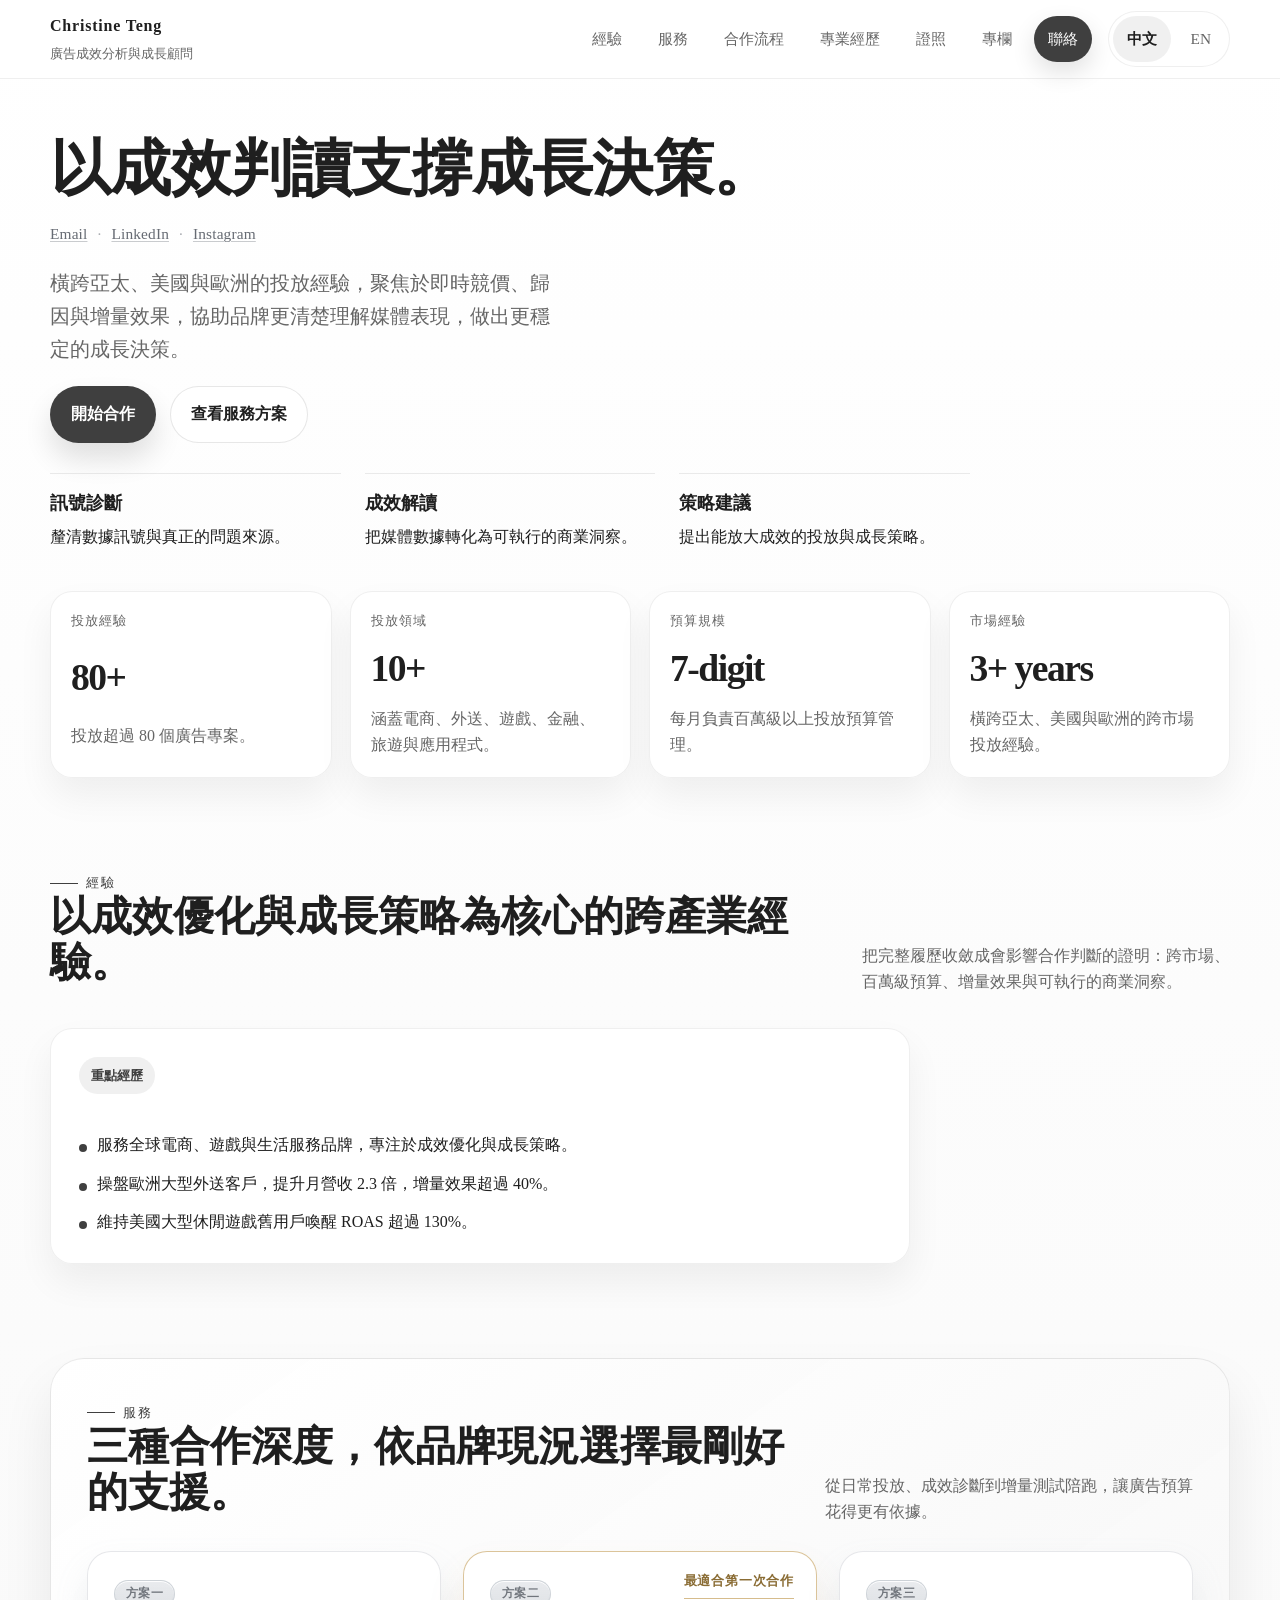
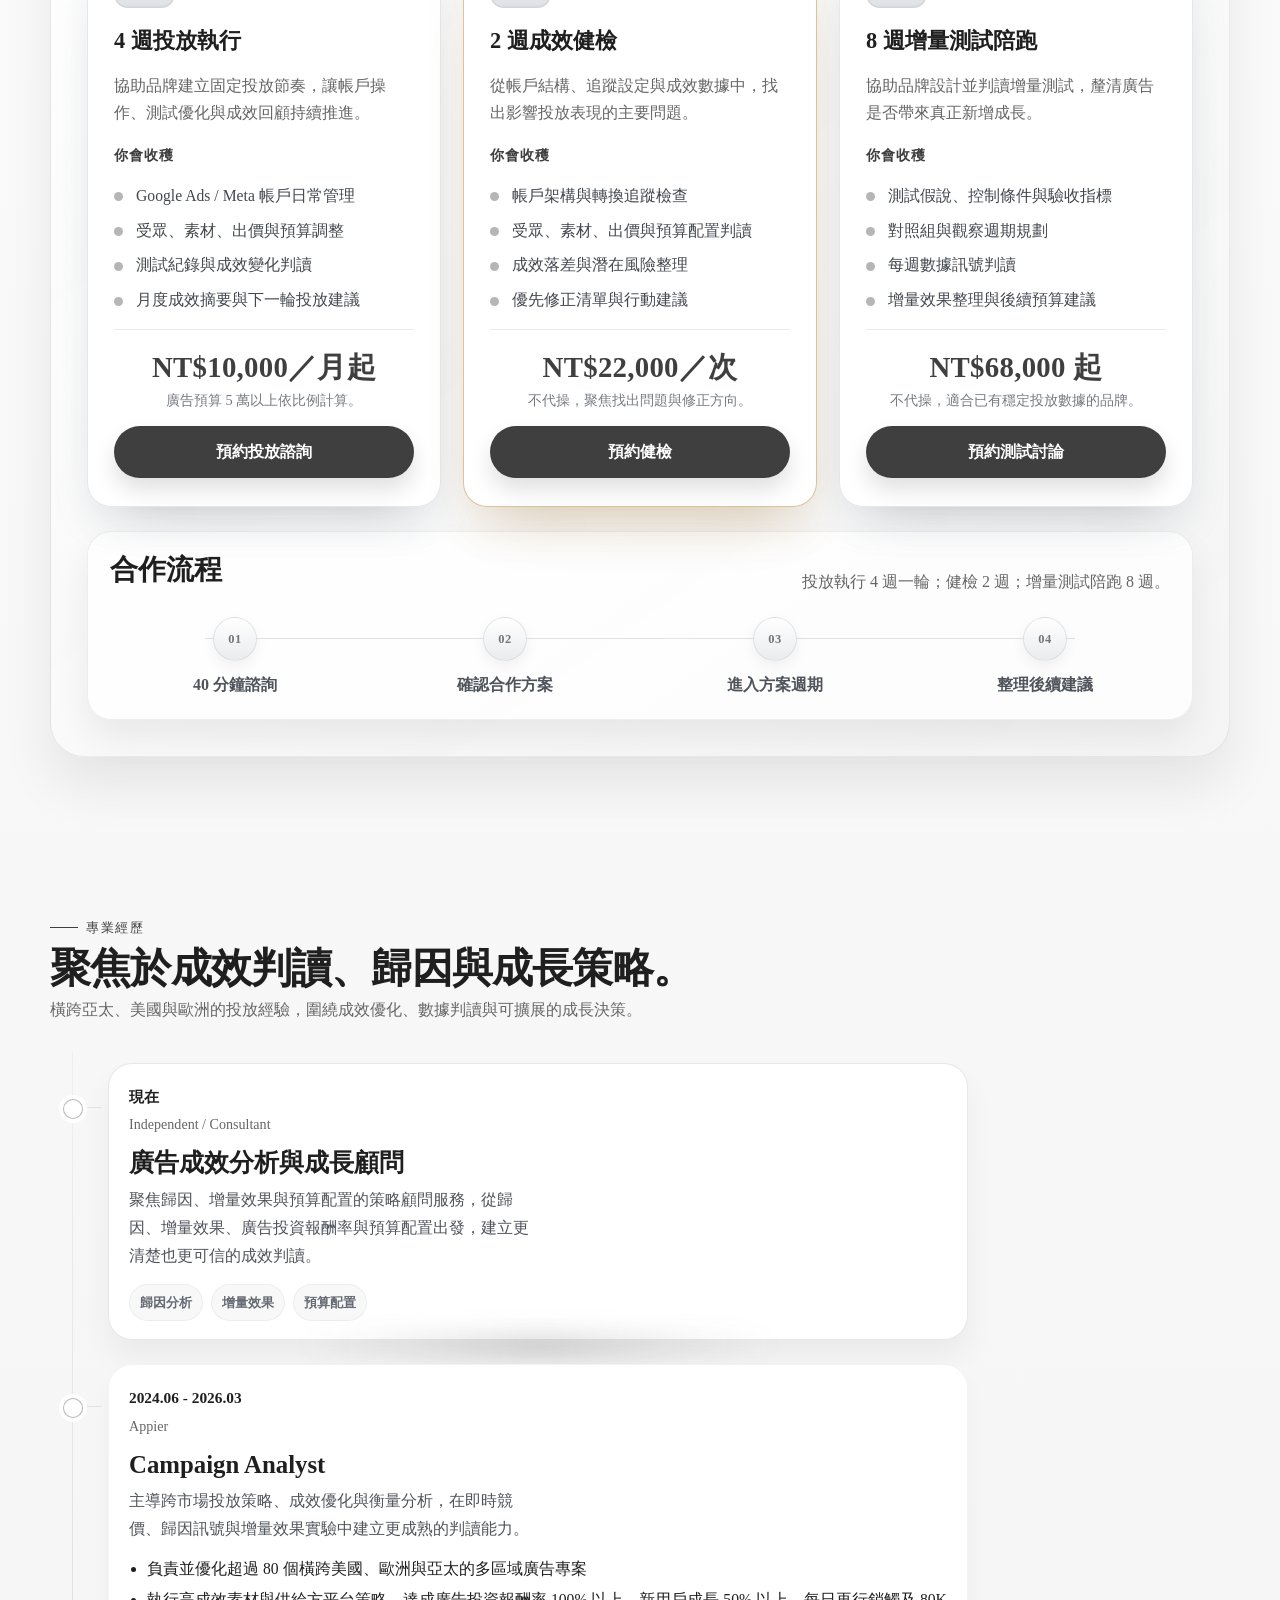
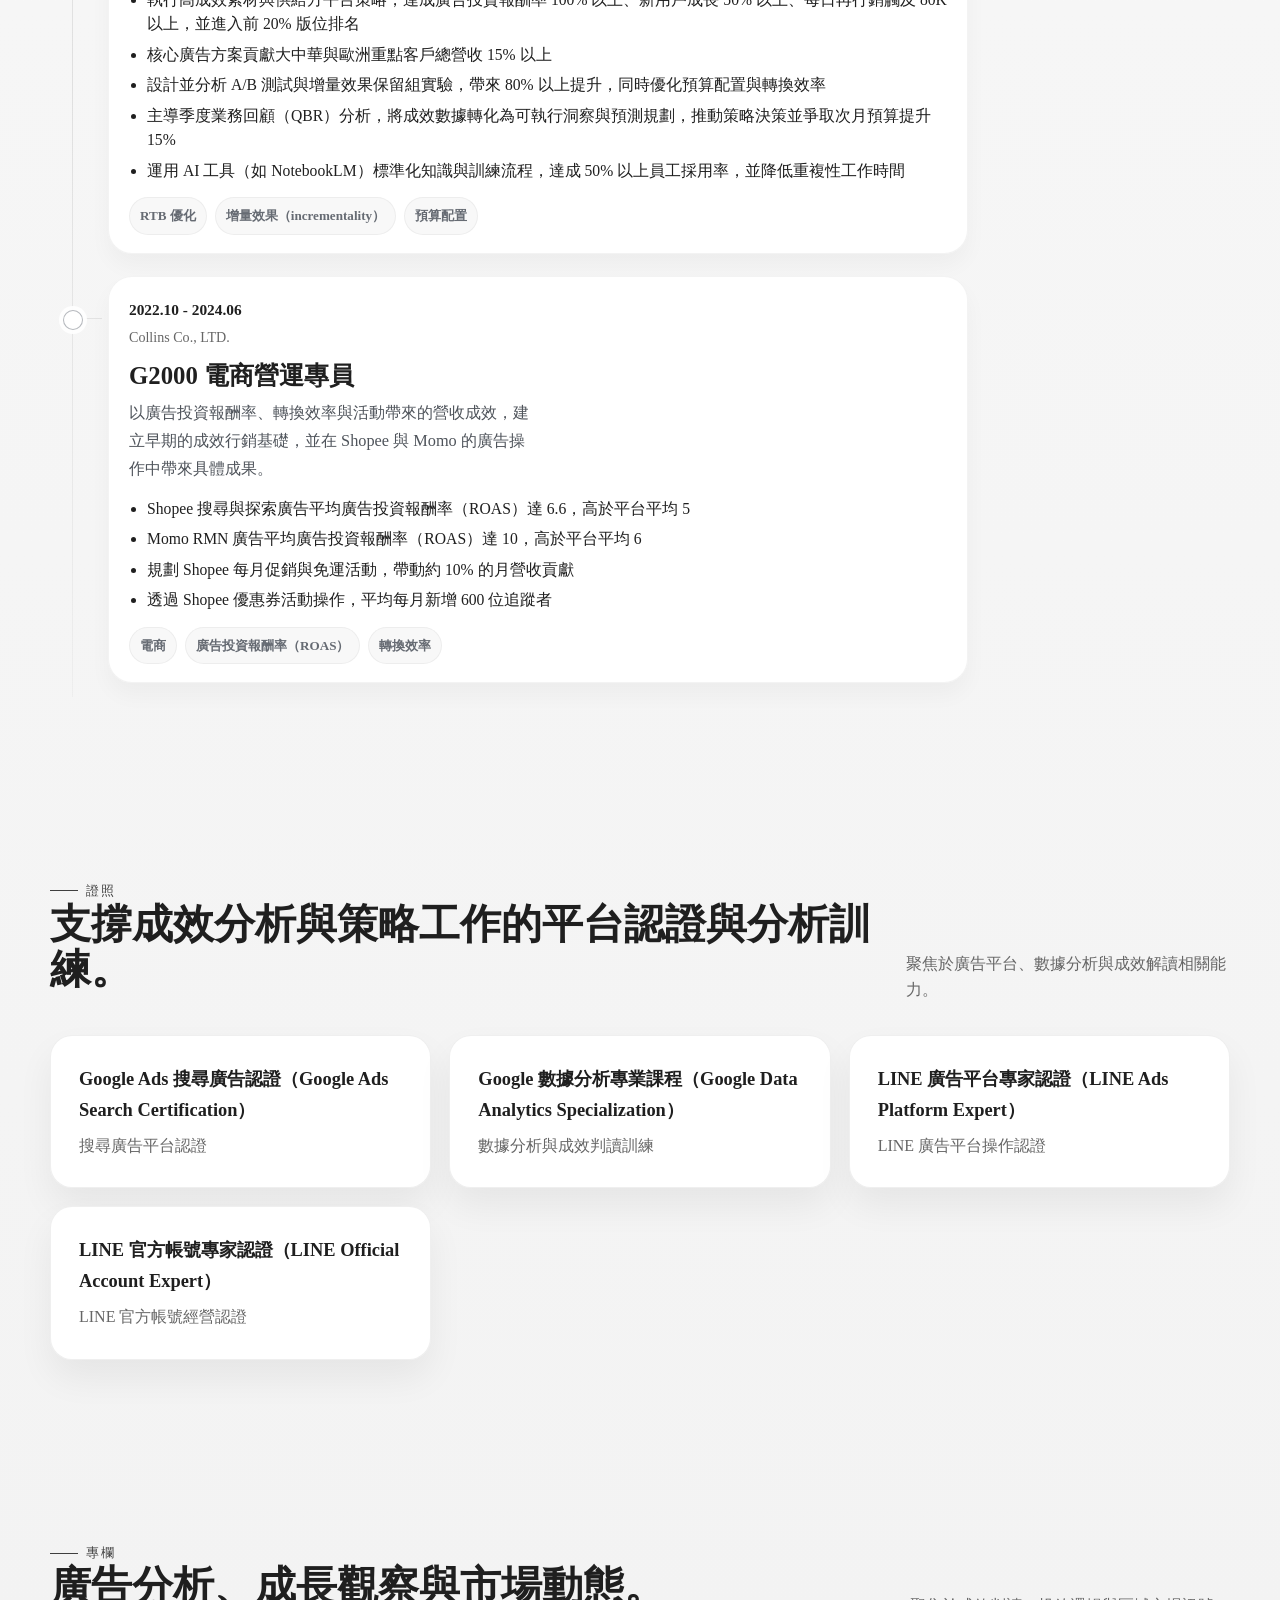
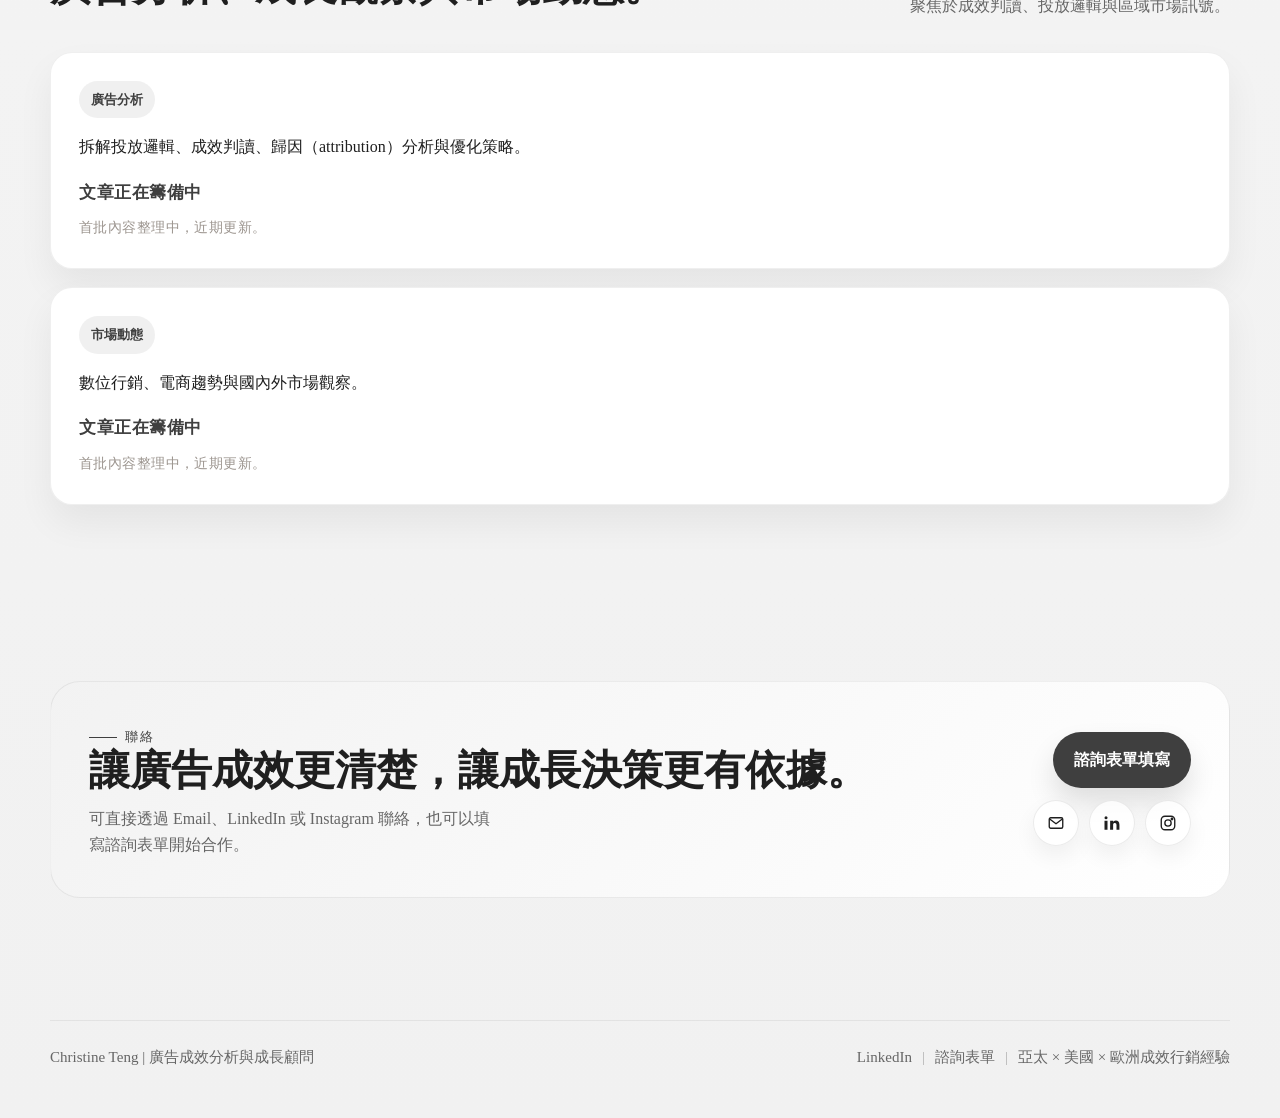
<file: index.html>
<!DOCTYPE html>
<html lang="zh-Hant">
<head>
  <meta charset="UTF-8">
  <meta name="viewport" content="width=device-width, initial-scale=1.0">
  <title>Christine Teng | 廣告成效分析與成長顧問</title>
  <meta name="description" content="Christine Teng 專注於廣告數據分析、成效優化、歸因（attribution）與成長策略（growth strategy），具備亞太（APAC）、美國（USA）與歐洲（EU）跨市場投放經驗。">
  <script async src="https://www.googletagmanager.com/gtag/js?id=G-NPPJGKYBBK"></script>
  <script>
    window.dataLayer = window.dataLayer || [];
    function gtag(){dataLayer.push(arguments);}
    gtag('js', new Date());
    gtag('config', 'G-NPPJGKYBBK');
  </script>
  <style>
    :root {
      --bg: #f4f4f4;
      --panel: rgba(255,255,255,0.96);
      --text: #1f1f1f;
      --muted: #666;
      --line: rgba(60,60,60,0.12);
      --accent: #3f3f3f;
      --shadow: 0 18px 36px rgba(0,0,0,0.06);
      --radius: 22px;
      --max-width: 1180px;
      --transition: 220ms ease;
    }
    * { box-sizing: border-box; }
    html { scroll-behavior: smooth; }
    body, button, input, textarea, select {
      margin: 0;
      font-family: "Times New Roman", Times, serif;
      color: var(--text);
    }
    body {
      background: linear-gradient(180deg, #ffffff 0%, #f7f7f7 45%, #f1f1f1 100%);
      line-height: 1.65;
    }
    a { color: inherit; text-decoration: none; }
    .container { width: min(var(--max-width), calc(100% - 40px)); margin: 0 auto; }
    .section { padding: 88px 0; }
    .topbar {
      position: sticky;
      top: 0;
      z-index: 20;
      background: rgba(255,255,255,0.92);
      backdrop-filter: blur(12px);
      border-bottom: 1px solid rgba(60,60,60,0.08);
    }
    .topbar-inner {
      min-height: 78px;
      display: flex;
      align-items: center;
      justify-content: space-between;
      gap: 18px;
    }
    .brand { display: grid; gap: 4px; }
    .brand strong { font-size: 1rem; letter-spacing: .05em; }
    .brand span { font-size: .84rem; color: var(--muted); }
    .nav-wrap { display: flex; align-items: center; gap: 16px; }
    .nav-toggle {
      display: none;
      border: 1px solid var(--line);
      background: #fff;
      border-radius: 999px;
      padding: 11px 14px;
      cursor: pointer;
    }
    .nav-links { display: flex; align-items: center; gap: 8px; flex-wrap: wrap; }
    .nav-links a, .lang-switch a, .lang-switch span {
      padding: 10px 14px;
      border-radius: 999px;
      font-size: .96rem;
      color: var(--muted);
      transition: background var(--transition), color var(--transition), transform var(--transition);
    }
    .nav-links a:hover, .lang-switch a:hover { background: rgba(63,63,63,0.08); color: var(--text); transform: translateY(-1px); }
    .nav-cta { background: var(--accent); color: #fff !important; box-shadow: 0 10px 24px rgba(0,0,0,0.12); }
    .lang-switch {
      display: inline-flex;
      align-items: center;
      gap: 6px;
      padding: 4px;
      border: 1px solid rgba(60,60,60,0.08);
      border-radius: 999px;
      background: rgba(255,255,255,0.96);
    }
    .lang-switch span {
      color: var(--text);
      background: rgba(63,63,63,0.08);
      font-weight: 700;
    }
    .hero { padding: 56px 0 40px; }
    .hero-copy { max-width: 820px; display: grid; gap: 20px; }
    .hero-contact-line {
      display: flex;
      flex-wrap: wrap;
      align-items: center;
      gap: 10px;
      color: #666b73;
      font-size: 0.96rem;
      letter-spacing: 0.01em;
    }
    .hero-contact-line a {
      color: inherit;
      text-decoration: underline;
      text-decoration-thickness: 1px;
      text-underline-offset: 0.16em;
      text-decoration-color: rgba(102,107,115,0.35);
      transition: color var(--transition), text-decoration-color var(--transition);
    }
    .hero-contact-line a:hover {
      color: var(--text);
      text-decoration-color: rgba(38, 38, 38, 0.72);
    }
    .hero-contact-divider { color: rgba(102,107,115,0.58); }
    .eyebrow {
      display: inline-flex;
      align-items: center;
      gap: 8px;
      font-size: .82rem;
      letter-spacing: .12em;
      text-transform: uppercase;
      color: var(--accent);
    }
    .eyebrow::before { content: ""; width: 28px; height: 1px; background: currentColor; }
    h1, h2, h3, p { margin: 0; }
    h1 { font-size: clamp(2.8rem, 6vw, 5rem); line-height: 1.04; letter-spacing: -.02em; }
    h2 { font-size: clamp(2rem, 3.2vw, 3rem); line-height: 1.12; margin-bottom: 10px; }
    h3 { font-size: 1.22rem; line-height: 1.35; }
    .lead { font-size: clamp(1.08rem, 2vw, 1.26rem); color: var(--muted); max-width: 50ch; }
    .cta-group, .contact-actions { display: flex; flex-wrap: wrap; gap: 14px; }
    .button {
      display: inline-flex;
      align-items: center;
      justify-content: center;
      gap: 8px;
      padding: 14px 20px;
      border-radius: 999px;
      border: 1px solid transparent;
      font-weight: 700;
      transition: transform var(--transition), box-shadow var(--transition), background var(--transition);
    }
    .button:hover { transform: translateY(-2px); }
    .button-primary { background: var(--accent); color: #fff; box-shadow: 0 16px 28px rgba(0,0,0,0.12); }
    .button-secondary { background: #fff; border-color: var(--line); }
    .contact-actions {
      flex-direction: column;
      align-items: flex-end;
      gap: 12px;
    }
    .contact-socials {
      display: flex;
      flex-wrap: wrap;
      justify-content: flex-end;
      gap: 10px;
    }
    .contact-social {
      width: 46px;
      height: 46px;
      padding: 0;
      gap: 0;
      background: rgba(255,255,255,0.82);
      border-color: rgba(60,60,60,0.1);
      color: var(--text);
      box-shadow: 0 10px 22px rgba(0,0,0,0.06);
    }
    .contact-social svg {
      width: 18px;
      height: 18px;
      flex: 0 0 18px;
    }
    .metrics-grid, .services-grid, .insight-stack, .cert-grid { display: grid; gap: 18px; }
    .metrics-grid { grid-template-columns: repeat(4, minmax(0, 1fr)); }
    .services-grid { grid-template-columns: repeat(2, minmax(0, 1fr)); }
    .cert-grid { grid-template-columns: repeat(3, minmax(0, 1fr)); }
    .services-section { padding: 6px 0 72px; }
    .services-spotlight {
      padding: 36px;
      border-radius: 34px;
      background: linear-gradient(145deg, rgba(255,255,255,0.98), rgba(244,244,244,0.96));
      border: 1px solid rgba(60,60,60,0.1);
      box-shadow: 0 28px 52px rgba(0,0,0,0.08);
    }
    .services-section .section-heading { margin-bottom: 26px; }
    .services-grid--spotlight { grid-template-columns: 1.06fr .94fr; align-items: stretch; }
    .card, .metric-card, .panel, .insight-block, .cert-item {
      background: var(--panel);
      border: 1px solid rgba(60,60,60,0.08);
      border-radius: var(--radius);
      box-shadow: var(--shadow);
      transition: transform var(--transition), box-shadow var(--transition), border-color var(--transition);
    }
    .metric-card { padding: 18px 20px; display: grid; gap: 6px; min-height: 118px; }
    .metric-card small { color: var(--muted); font-size: .84rem; text-transform: uppercase; letter-spacing: .08em; }
    .metric-number { font-size: clamp(1.8rem, 3vw, 2.35rem); font-weight: 700; letter-spacing: -.04em; }
    .card, .panel, .insight-block, .cert-item { padding: 28px; }
    .service-card {
      min-height: 100%;
      padding: 32px;
      background: linear-gradient(180deg, rgba(255,255,255,0.98), rgba(249,249,249,0.96));
    }
    .card:hover, .metric-card:hover, .panel:hover, .insight-block:hover, .cert-item:hover, .service-card:hover,
    .card:focus-within, .metric-card:focus-within, .panel:focus-within, .insight-block:focus-within, .cert-item:focus-within, .service-card:focus-within {
      transform: translateY(-3px);
      border-color: rgba(182, 191, 207, 0.58);
      box-shadow:
        0 16px 24px rgba(245, 248, 252, 0.48),
        0 28px 40px -14px rgba(186, 196, 214, 0.62),
        0 40px 56px -24px rgba(132, 143, 160, 0.34);
    }
    .service-card.primary {
      transform: translateY(-8px);
      box-shadow: 0 26px 46px rgba(0,0,0,0.1);
      border-color: rgba(60,60,60,0.14);
    }
    .service-card h3 { font-size: clamp(1.4rem, 2.4vw, 2rem); margin-bottom: 10px; }
    .service-card .muted { font-size: 1.03rem; }
    .service-card--execution,
    .service-card--consulting {
      grid-column: 1 / -1;
      display: grid;
      gap: 28px;
    }
    .service-overview-grid {
      display: grid;
      grid-template-columns: repeat(3, minmax(0, 1fr));
      gap: 22px;
      margin-bottom: 24px;
      align-items: stretch;
    }
    .service-summary-card {
      position: relative;
      min-height: 100%;
      padding: 28px 26px;
      border-radius: 24px;
      background: rgba(255,255,255,0.96);
      border: 1px solid rgba(140,148,160,0.22);
      box-shadow:
        0 18px 34px rgba(166, 176, 194, 0.14),
        0 28px 48px -34px rgba(65, 72, 82, 0.34);
      display: grid;
      grid-template-columns: 1fr;
      grid-template-rows: auto auto auto auto auto;
      gap: 16px;
      overflow: visible;
    }
    .service-summary-card.is-recommended {
      border: 1.5px solid rgba(205, 174, 115, 0.72);
      box-shadow:
        0 22px 38px rgba(177, 132, 55, 0.1),
        0 34px 58px -34px rgba(135, 93, 28, 0.3);
    }
    .recommended-badge {
      position: absolute;
      top: 18px;
      right: 22px;
      padding: 0 0 6px;
      border-bottom: 1px solid rgba(205, 174, 115, 0.82);
      background: transparent;
      color: #8a6c34;
      font-size: .82rem;
      font-weight: 700;
      letter-spacing: .06em;
      box-shadow: none;
    }
    .service-summary-card .chip {
      justify-self: start;
      align-self: start;
      width: fit-content;
      max-width: 100%;
      padding: 6px 11px;
      border-radius: 999px;
      background: linear-gradient(180deg, rgba(232,234,237,0.95), rgba(220,223,227,0.9));
      border: 1px solid rgba(196, 201, 208, 0.65);
      box-shadow:
        inset 0 1px 0 rgba(255,255,255,0.92),
        inset 0 -1px 1px rgba(181, 187, 196, 0.2);
      color: #70757c;
      font-size: 0.74rem;
      font-weight: 600;
      line-height: 1.15;
      letter-spacing: 0.04em;
      margin: 0;
    }
    .service-summary-card h3 {
      max-width: none;
      margin: 0;
      font-size: clamp(1.34rem, 1.75vw, 1.72rem);
      line-height: 1.48;
      text-wrap: balance;
    }
    .summary-facts {
      display: grid;
      align-content: start;
      gap: 8px;
      margin: 0;
      padding: 0;
      border: 0;
    }
    .summary-fact {
      display: block;
      padding: 0;
      border-top: 0;
      color: var(--muted);
      font-size: 1.02rem;
      line-height: 1.62;
    }
    .summary-fact dt { display: none; }
    .summary-fact dd { margin: 0; }
    .summary-list-label {
      margin-top: 2px;
      color: var(--accent);
      font-size: .9rem;
      font-weight: 700;
      letter-spacing: .06em;
    }
    .summary-deliverables {
      display: grid;
      gap: 10px;
      margin: 0;
      padding: 0;
      list-style: none;
      color: #43484f;
      font-size: .98rem;
      line-height: 1.58;
    }
    .summary-deliverables li {
      position: relative;
      padding-left: 22px;
    }
    .summary-deliverables li::before {
      content: "";
      position: absolute;
      left: 0;
      top: .55em;
      width: 9px;
      height: 9px;
      border-radius: 999px;
      background: rgba(63,63,63,0.38);
    }
    .summary-fee-panel {
      align-self: end;
      display: grid;
      gap: 14px;
      align-content: center;
      height: auto;
      margin: auto 0 0;
      padding: 22px 0 0;
      border-top: 1px solid rgba(60,60,60,0.1);
      background: transparent;
      border-radius: 0;
      box-shadow: none;
    }
    .summary-fee-label {
      color: var(--accent);
      font-size: .78rem;
      font-weight: 700;
      letter-spacing: .08em;
    }
    .summary-pricing {
      display: grid;
      gap: 0;
      overflow: hidden;
      border-radius: 14px;
      border: 1px solid rgba(60,60,60,0.08);
      background: rgba(255,255,255,0.58);
    }
    .summary-price-row {
      display: grid;
      grid-template-columns: minmax(0, 1fr) auto;
      gap: 12px;
      align-items: center;
      padding: 9px 12px;
      border-bottom: 1px solid rgba(60,60,60,0.07);
      line-height: 1.45;
    }
    .summary-price-row:last-child { border-bottom: 0; }
    .summary-price-row span { color: var(--muted); }
    .summary-price-row strong {
      color: var(--accent);
      font-size: .92rem;
      line-height: 1.4;
      text-align: right;
      white-space: normal;
    }
    .summary-price-row--note {
      grid-template-columns: 1fr;
      gap: 2px;
      background: rgba(63,63,63,0.055);
    }
    .summary-quote {
      display: grid;
      gap: 7px;
      color: var(--muted);
      line-height: 1.5;
      text-align: center;
    }
    .summary-quote strong {
      color: var(--accent);
      font-size: clamp(1.55rem, 2.25vw, 2.05rem);
      line-height: 1.05;
      letter-spacing: .01em;
    }
    .summary-quote span:not(:first-child) { font-size: .9rem; }
    .summary-price-note {
      color: #767b82;
      font-size: .92rem;
      line-height: 1.55;
    }
    .summary-consult-link {
      justify-self: stretch;
      display: inline-flex;
      align-items: center;
      justify-content: center;
      min-height: 52px;
      padding: 12px 18px;
      border-radius: 999px;
      background: var(--accent);
      color: #fff;
      border: 1px solid rgba(60,60,60,0.12);
      box-shadow: 0 12px 22px rgba(0,0,0,0.12);
      font-size: 1rem;
      font-weight: 700;
      text-decoration: none;
      transition: transform var(--transition), box-shadow var(--transition), background var(--transition);
    }
    .summary-consult-link:hover,
    .summary-consult-link:focus-visible {
      transform: translateY(-1px);
      box-shadow: 0 16px 28px rgba(0,0,0,0.14);
      outline: none;
    }
    .service-process-panel {
      margin: 28px 0;
      padding: 28px;
      border-radius: 24px;
      background: rgba(255,255,255,0.76);
      border: 1px solid rgba(60,60,60,0.08);
      box-shadow: 0 18px 34px rgba(0,0,0,0.065);
    }
    .service-process-panel--compact {
      margin: 18px 0 0;
      padding: 22px;
    }
    .service-process-panel--compact .section-heading {
      margin-bottom: 18px;
    }
    .service-process-panel--compact h2 {
      font-size: clamp(1.45rem, 2.2vw, 2.05rem);
    }
    .service-process-panel--compact .process-step-card {
      min-height: 0;
      padding: 14px 16px;
      gap: 6px;
    }
    .service-process-panel--compact .process-step-card .card-topline {
      margin-bottom: 0;
    }
    .service-process-panel--compact .process-step-card h3 {
      font-size: .98rem;
    }
    .full-plan-list {
      display: grid;
      gap: 14px;
      margin-top: 28px;
    }
    .full-plan {
      border-radius: 24px;
      border: 1px solid rgba(60,60,60,0.08);
      background: rgba(255,255,255,0.9);
      box-shadow: 0 16px 30px rgba(0,0,0,0.065);
      overflow: hidden;
    }
    .full-plan > summary {
      display: flex;
      align-items: center;
      justify-content: space-between;
      gap: 18px;
      padding: 22px 24px;
      cursor: pointer;
      list-style: none;
      background: rgba(63,63,63,0.055);
    }
    .full-plan > summary::-webkit-details-marker { display: none; }
    .full-plan > summary::after {
      content: "+";
      width: 32px;
      height: 32px;
      border-radius: 999px;
      display: inline-flex;
      align-items: center;
      justify-content: center;
      flex: 0 0 32px;
      background: rgba(63,63,63,0.08);
      color: var(--accent);
      font-size: 1.16rem;
      font-weight: 700;
      line-height: 1;
    }
    .full-plan[open] > summary::after { content: "-"; }
    .full-plan-summary {
      display: grid;
      gap: 4px;
    }
    .full-plan-summary strong {
      font-size: clamp(1.2rem, 2vw, 1.6rem);
      line-height: 1.32;
    }
    .full-plan-summary span {
      color: var(--muted);
      font-size: .95rem;
    }
    .full-plan-content {
      display: grid;
      gap: 28px;
      padding: 24px;
    }
    .service-intro {
      display: grid;
      grid-template-columns: minmax(0, 1.15fr) minmax(260px, .85fr);
      gap: 24px;
      align-items: start;
    }
    .service-fit {
      padding: 20px;
      border-radius: 18px;
      background: rgba(246,246,246,0.92);
      border: 1px solid rgba(60,60,60,0.08);
    }
    .service-fit strong,
    .service-block-title {
      display: block;
      margin-bottom: 8px;
      font-size: .9rem;
      letter-spacing: .08em;
      color: var(--accent);
      font-weight: 700;
    }
    .service-cycle {
      display: grid;
      grid-template-columns: 1fr;
      gap: 12px;
    }
    .service-cycle-head {
      display: flex;
      align-items: center;
      justify-content: space-between;
      gap: 14px;
      margin-bottom: 10px;
    }
    .service-toggle-actions {
      display: flex;
      align-items: center;
      gap: 8px;
      flex-wrap: wrap;
    }
    .service-toggle-button {
      border: 1px solid rgba(60,60,60,0.1);
      background: rgba(255,255,255,0.76);
      color: #4f545b;
      border-radius: 999px;
      padding: 7px 11px;
      font-family: inherit;
      font-size: .84rem;
      font-weight: 700;
      cursor: pointer;
      transition: background var(--transition), color var(--transition), transform var(--transition), border-color var(--transition);
    }
    .service-toggle-button:hover,
    .service-toggle-button:focus-visible {
      background: rgba(63,63,63,0.08);
      border-color: rgba(60,60,60,0.18);
      color: var(--text);
      transform: translateY(-1px);
      outline: none;
    }
    .week-card {
      border-radius: 18px;
      background: rgba(250,250,250,0.94);
      border: 1px solid rgba(60,60,60,0.08);
      overflow: hidden;
      box-shadow: 0 8px 16px rgba(0,0,0,0.025);
      transition: border-color var(--transition), background var(--transition), box-shadow var(--transition), transform var(--transition);
    }
    .week-card[open] {
      background: rgba(255,255,255,0.94);
      border-color: rgba(60,60,60,0.14);
      box-shadow: 0 14px 26px rgba(0,0,0,0.055);
    }
    .week-card summary {
      display: flex;
      align-items: center;
      justify-content: space-between;
      gap: 18px;
      padding: 18px 20px;
      cursor: pointer;
      list-style: none;
      background: rgba(63,63,63,0.045);
      color: #343434;
    }
    .week-card summary::-webkit-details-marker { display: none; }
    .week-card summary::after {
      content: "+";
      width: 28px;
      height: 28px;
      border-radius: 999px;
      display: inline-flex;
      align-items: center;
      justify-content: center;
      flex: 0 0 28px;
      background: rgba(63,63,63,0.08);
      color: var(--accent);
      font-size: 1.1rem;
      font-weight: 700;
      line-height: 1;
    }
    .week-card[open] summary::after { content: "-"; }
    .week-card[open] summary {
      background: rgba(63,63,63,0.085);
      color: var(--text);
    }
    .week-card summary h4 {
      font-weight: 700;
      color: inherit;
    }
    .week-content {
      display: grid;
      gap: 10px;
      padding: 0 20px 18px;
    }
    .week-card h4,
    .service-block h4 {
      margin: 0;
      font-size: 1.05rem;
      line-height: 1.38;
    }
    .week-card ul,
    .service-block ul {
      margin: 0;
      padding-left: 18px;
      color: var(--muted);
    }
    .week-card li,
    .service-block li { margin-bottom: 6px; }
    .deliverable {
      margin-top: auto;
      padding-top: 10px;
      border-top: 1px solid rgba(60,60,60,0.08);
      color: var(--text);
      font-weight: 700;
      line-height: 1.5;
    }
    .process-grid {
      display: grid;
      grid-template-columns: repeat(4, minmax(0, 1fr));
      gap: 12px;
    }
    .process-step {
      padding: 18px;
      border-radius: 18px;
      background: rgba(255,255,255,0.78);
      border: 1px solid rgba(60,60,60,0.08);
      display: grid;
      gap: 10px;
    }
    .process-step span {
      color: rgba(63,63,63,0.48);
      font-size: .86rem;
      font-weight: 700;
      letter-spacing: .08em;
    }
    .process-step strong {
      font-size: 1.08rem;
      line-height: 1.42;
    }
    .service-bottom {
      display: grid;
      grid-template-columns: minmax(0, 1fr) minmax(280px, .78fr);
      gap: 18px;
    }
    .service-bottom--single { grid-template-columns: 1fr; }
    .service-block {
      padding: 20px;
      border-radius: 18px;
      background: rgba(255,255,255,0.74);
      border: 1px solid rgba(60,60,60,0.08);
    }
    .pricing-table {
      display: grid;
      gap: 0;
      overflow: hidden;
      border-radius: 16px;
      border: 1px solid rgba(60,60,60,0.08);
      background: rgba(255,255,255,0.82);
    }
    .pricing-formula {
      margin: 0 0 12px;
      padding: 12px 14px;
      border-radius: 14px;
      background: rgba(63,63,63,0.07);
      color: #4f545b;
      font-weight: 700;
      line-height: 1.55;
    }
    .pricing-row {
      display: grid;
      grid-template-columns: minmax(0, 1fr) auto;
      gap: 14px;
      padding: 13px 15px;
      border-bottom: 1px solid rgba(60,60,60,0.07);
      align-items: center;
    }
    .pricing-row:last-child { border-bottom: 0; }
    .pricing-row strong { white-space: nowrap; }
    .pricing-row--head {
      background: rgba(63,63,63,0.06);
      color: var(--accent);
      font-size: .82rem;
      font-weight: 700;
      letter-spacing: .08em;
    }
    .pricing-threshold {
      display: grid;
      gap: 4px;
      margin-top: 14px;
      padding: 15px 16px;
      border-radius: 16px;
      background: rgba(63,63,63,0.08);
      border: 1px solid rgba(60,60,60,0.08);
    }
    .pricing-threshold span {
      font-size: .78rem;
      font-weight: 700;
      letter-spacing: .08em;
      color: var(--accent);
    }
    .pricing-threshold strong {
      font-size: 1.08rem;
      line-height: 1.45;
    }
    .service-note {
      padding: 18px 20px;
      border-radius: 18px;
      background: rgba(63,63,63,0.08);
      color: #3f3f3f;
      font-weight: 700;
    }
    .card-topline { display: flex; align-items: center; justify-content: space-between; gap: 14px; margin-bottom: 14px; }
    .chip {
      display: inline-flex;
      align-items: center;
      padding: 8px 12px;
      border-radius: 999px;
      background: rgba(63,63,63,0.08);
      font-size: .82rem;
      font-weight: 700;
      color: var(--accent);
      width: fit-content;
      margin-bottom: 16px;
    }
    .card-index { font-size: 1.7rem; color: rgba(63,63,63,0.45); }
    .expertise-board {
      display: grid;
      grid-template-columns: repeat(2, minmax(0, 1fr));
      gap: 0;
      overflow: hidden;
      max-width: 860px;
      margin: 0 auto;
      border-radius: 26px;
      border: 1px solid rgba(198, 203, 210, 0.52);
      background: rgba(255,255,255,0.98);
      box-shadow:
        inset 0 1px 0 rgba(255,255,255,0.7),
        0 16px 28px rgba(244, 247, 251, 0.32),
        0 28px 46px -24px rgba(146, 155, 168, 0.24);
    }
    .expertise-tile {
      min-height: 228px;
      padding: 26px 28px;
      display: flex;
      flex-direction: column;
      justify-content: flex-start;
      background: transparent;
      color: #4d5259;
      border-right: 1px solid rgba(198, 203, 210, 0.28);
      border-bottom: 1px solid rgba(198, 203, 210, 0.28);
      transition: transform var(--transition), box-shadow var(--transition), background var(--transition);
    }
    .expertise-tile:nth-child(2n) { border-right: none; }
    .expertise-tile:nth-last-child(-n + 2) { border-bottom: none; }
    .expertise-tile:hover,
    .expertise-tile:focus-within {
      transform: translateY(-1px);
      background: linear-gradient(180deg, rgba(251,252,253,0.78), rgba(244,246,249,0.58));
      box-shadow:
        inset 0 1px 0 rgba(255,255,255,0.88),
        0 22px 32px -24px rgba(193, 202, 214, 0.82);
    }
    .expertise-tile .card-topline { margin-bottom: 18px; }
    .expertise-tile > div:last-child {
      display: grid;
      gap: 16px;
      align-content: start;
    }
    .expertise-tile .chip {
      padding: 6px 11px;
      border-radius: 999px;
      background: linear-gradient(180deg, rgba(232,234,237,0.95), rgba(220,223,227,0.9));
      border: 1px solid rgba(196, 201, 208, 0.65);
      box-shadow:
        inset 0 1px 0 rgba(255,255,255,0.92),
        inset 0 -1px 1px rgba(181, 187, 196, 0.2);
      color: #70757c;
      font-size: 0.74rem;
      font-weight: 600;
      letter-spacing: 0.04em;
      margin-bottom: 0;
    }
    .expertise-tile .card-index {
      font-size: clamp(1.8rem, 2.7vw, 2.3rem);
      color: rgba(146, 151, 159, 0.26);
    }
    .expertise-tile h3 {
      font-size: clamp(1.2rem, 1.35vw, 1.42rem);
      line-height: 1.46;
      letter-spacing: -0.014em;
      color: #50555d;
      max-width: none;
      margin-bottom: 0;
      text-wrap: pretty;
    }
    .expertise-tile .muted {
      color: #7a7f87;
      font-size: clamp(0.92rem, 0.94vw, 0.96rem);
      line-height: 1.8;
      max-width: none;
      text-wrap: pretty;
    }
    .process-flow {
      display: grid;
      grid-template-columns: repeat(4, minmax(0, 1fr));
      gap: 14px;
      position: relative;
    }
    .process-flow::before {
      content: "";
      position: absolute;
      left: 10%;
      right: 10%;
      top: 31px;
      height: 1px;
      background: rgba(60,60,60,0.12);
      z-index: 0;
    }
    .process-step-card {
      position: relative;
      min-height: 0;
      padding: 0 10px;
      border-radius: 0;
      background: transparent;
      border: 0;
      display: grid;
      gap: 12px;
      justify-items: center;
      text-align: center;
      box-shadow: none;
      transition: transform var(--transition), background var(--transition), box-shadow var(--transition);
      z-index: 1;
    }
    .process-step-card:hover,
    .process-step-card:focus-within {
      transform: translateY(-1px);
      background: transparent;
      box-shadow: none;
    }
    .process-step-card .card-topline {
      align-items: center;
      justify-content: center;
      margin-bottom: 0;
    }
    .process-step-card .chip {
      width: 42px;
      height: 42px;
      padding: 0;
      justify-content: center;
      border-radius: 999px;
      background: linear-gradient(180deg, rgba(255,255,255,0.98), rgba(232,234,237,0.9));
      border: 1px solid rgba(196, 201, 208, 0.36);
      box-shadow: 0 6px 14px rgba(0,0,0,0.055), inset 0 1px 0 rgba(255,255,255,0.72);
      color: #70757c;
      font-size: 0.74rem;
      font-weight: 600;
      letter-spacing: 0.04em;
      margin-bottom: 0;
    }
    .process-step-card .card-index {
      font-size: clamp(1.35rem, 2vw, 1.65rem);
      color: rgba(146, 151, 159, 0.24);
      line-height: 1;
    }
    .process-step-card > div:last-child {
      display: grid;
      gap: 6px;
    }
    .process-step-card h3 {
      font-size: clamp(1rem, 1.25vw, 1.12rem);
      line-height: 1.45;
      color: #4f545b;
    }
    .process-step-card .muted {
      font-size: 0.9rem;
      line-height: 1.62;
      color: #838890;
    }
    .timeline-flow {
      position: relative;
      display: grid;
      grid-template-columns: repeat(4, minmax(0, 1fr));
      gap: 20px;
      padding: 4px 0 0;
    }
    .timeline-flow::before {
      content: "";
      position: absolute;
      left: 9%;
      right: 9%;
      top: 25px;
      height: 1px;
      background: rgba(60,60,60,0.14);
    }
    .timeline-step {
      position: relative;
      display: grid;
      justify-items: center;
      gap: 12px;
      text-align: center;
      color: #4f545b;
    }
    .timeline-step-number {
      width: 44px;
      height: 44px;
      border-radius: 999px;
      display: inline-flex;
      align-items: center;
      justify-content: center;
      background: linear-gradient(180deg, rgba(255,255,255,0.98), rgba(232,234,237,0.92));
      border: 1px solid rgba(196,201,208,0.48);
      box-shadow: 0 6px 14px rgba(0,0,0,0.055), inset 0 1px 0 rgba(255,255,255,0.72);
      color: #70757c;
      font-size: .78rem;
      font-weight: 700;
      letter-spacing: .04em;
      z-index: 1;
    }
    .timeline-step h3 {
      margin: 0;
      font-size: clamp(1rem, 1.25vw, 1.12rem);
      line-height: 1.45;
    }
    .muted { color: var(--muted); }
    .placeholder {
      font-size: 0.9rem;
      color: #9c958f;
      margin-top: 10px;
      letter-spacing: 0.03em;
    }
    .coming-soon {
      margin-top: 18px;
      font-size: 1.05rem;
      font-weight: 700;
      color: var(--accent);
      letter-spacing: 0.03em;
    }
    .problem-panel ul, .service-list { margin: 18px 0 0; padding-left: 18px; color: var(--muted); }
    .problem-panel li, .service-list li { margin-bottom: 8px; }
    .section-heading {
      display: flex;
      justify-content: space-between;
      align-items: end;
      gap: 24px;
      margin-bottom: 32px;
    }
    .section-heading p { max-width: 46ch; color: var(--muted); }
    .cert-item strong { display: block; font-size: 1.15rem; margin-bottom: 8px; }
    .experience-copy { max-width: 860px; display: grid; gap: 16px; }
    .experience-points { display: grid; gap: 12px; margin-top: 6px; }
    .experience-points p { position: relative; padding-left: 18px; }
    .experience-points p::before {
      content: "";
      position: absolute;
      left: 0;
      top: .75em;
      width: 8px;
      height: 8px;
      border-radius: 50%;
      background: var(--accent);
    }
    .approach-notes {
      display: grid;
      grid-template-columns: repeat(3, minmax(0, 1fr));
      gap: 24px;
      max-width: 920px;
      padding-top: 10px;
    }
    .approach-note { padding-top: 14px; border-top: 1px solid rgba(60,60,60,0.1); }
    .approach-note strong { display: block; margin-bottom: 6px; font-size: 1.15rem; }
    .career-arc {
      padding: 0;
      background: transparent;
      border: 0;
      box-shadow: none;
    }
    .career-head { display: grid; gap: 8px; margin-bottom: 28px; }
    .career-hero {
      display: grid;
      gap: 6px;
      max-width: 680px;
    }
    .career-hero strong { font-size: clamp(1.75rem, 3.2vw, 2.7rem); line-height: 1.08; letter-spacing: -0.02em; }
    .timeline-list {
      position: relative;
      display: grid;
      gap: 22px;
      padding: 14px 0;
    }
    .timeline-list::before {
      content: "";
      position: absolute;
      top: 0;
      bottom: 0;
      left: 22px;
      width: 1px;
      background: linear-gradient(180deg, rgba(63,63,63,0.04), rgba(63,63,63,0.12), rgba(63,63,63,0.04));
      transform: none;
    }
    .timeline-item {
      position: relative;
      width: min(100%, 860px);
      opacity: 0;
      transform: translateY(34px);
      transition:
        opacity 700ms ease var(--timeline-delay, 0ms),
        transform 700ms ease var(--timeline-delay, 0ms);
    }
    .timeline-item { margin-left: 58px; }
    .timeline-item.is-visible {
      opacity: 1;
      transform: translateY(0);
    }
    .timeline-item::before {
      content: "";
      position: absolute;
      top: 34px;
      width: 18px;
      height: 18px;
      border-radius: 50%;
      border: 1.5px solid rgba(120, 126, 136, 0.55);
      background: #fff;
      box-shadow: 0 0 0 4px rgba(255,255,255,0.92);
      z-index: 2;
    }
    .timeline-item::after {
      content: "";
      position: absolute;
      top: 42px;
      width: 42px;
      height: 1px;
      background: rgba(63,63,63,0.1);
    }
    .timeline-item::before { left: -45px; }
    .timeline-item::after { left: -36px; width: 30px; }
    .timeline-card {
      position: relative;
      padding: 20px 20px 18px;
      border-radius: 24px;
      border: 1px solid rgba(60,60,60,0.06);
      background: rgba(255,255,255,0.96);
      box-shadow: 0 12px 22px rgba(0,0,0,0.035);
      transition: transform var(--transition), box-shadow var(--transition), border-color var(--transition);
      outline: none;
      cursor: pointer;
    }
    .timeline-card::after {
      content: "";
      position: absolute;
      left: 14%;
      right: 14%;
      bottom: -18px;
      height: 22px;
      border-radius: 999px;
      background: radial-gradient(circle, rgba(63,63,63,0.22) 0%, rgba(63,63,63,0.08) 46%, rgba(63,63,63,0) 76%);
      filter: blur(12px);
      opacity: 0;
      transition: opacity var(--transition);
      pointer-events: none;
    }
    .timeline-card:hover,
    .timeline-card:focus-visible,
    .timeline-card.is-active {
      transform: translateY(-2px);
      box-shadow: 0 18px 30px rgba(0,0,0,0.05);
      border-color: rgba(63,63,63,0.12);
    }
    .timeline-card:hover::after,
    .timeline-card:focus-visible::after,
    .timeline-card.is-active::after {
      opacity: 1;
    }
    .timeline-meta {
      display: grid;
      gap: 4px;
      margin-bottom: 12px;
    }
    .timeline-label {
      font-size: 0.96rem;
      font-weight: 700;
    }
    .timeline-sub {
      color: var(--muted);
      font-size: 0.88rem;
    }
    .timeline-content h3 {
      font-size: 1.55rem;
      line-height: 1.18;
      margin-bottom: 8px;
    }
    .timeline-content .lead {
      font-size: 1.02rem;
      color: #4f545b;
      max-width: 50ch;
      margin-bottom: 12px;
      line-height: 1.72;
    }
    .timeline-content p + p {
      margin-top: 10px;
    }
    .impact {
      margin: 14px 0;
      padding-left: 18px;
    }
    .impact li {
      margin-bottom: 6px;
      font-size: 0.98rem;
      line-height: 1.56;
      color: var(--text);
    }
    .tags {
      display: flex;
      flex-wrap: wrap;
      gap: 8px;
      margin-top: 14px;
    }
    .tags span {
      padding: 7px 10px;
      border-radius: 999px;
      background: rgba(248,248,248,0.98);
      border: 1px solid rgba(60,60,60,0.06);
      color: #666b73;
      font-size: 0.82rem;
      font-weight: 600;
      box-shadow: none;
    }
    .contact-wrap {
      padding: 38px;
      border-radius: 30px;
      background: linear-gradient(135deg, rgba(242,242,242,0.98), rgba(255,255,255,0.98));
      border: 1px solid rgba(60,60,60,0.08);
      display: grid;
      grid-template-columns: 1fr auto;
      gap: 24px;
      align-items: center;
    }
    .footer { padding: 34px 0 48px; color: var(--muted); font-size: .94rem; }
    .footer-inner {
      display: flex;
      justify-content: space-between;
      gap: 20px;
      align-items: center;
      border-top: 1px solid rgba(60,60,60,0.08);
      padding-top: 24px;
      flex-wrap: wrap;
    }
    .footer-links {
      display: flex;
      align-items: center;
      gap: 10px;
      flex-wrap: wrap;
    }
    .footer-links a:hover { color: var(--text); }
    .footer-divider { color: rgba(60,60,60,0.35); }
    .reveal { opacity: 0; transform: translateY(24px); transition: opacity 700ms ease, transform 700ms ease; }
    .reveal.is-visible { opacity: 1; transform: translateY(0); }
    @media (min-width: 981px) {
      .hero-copy { max-width: 920px; }
      h1 {
        font-size: clamp(2.5rem, 4.8vw, 4.15rem);
        letter-spacing: -0.012em;
        line-height: 1.08;
        text-wrap: balance;
      }
    }
    @media (max-width: 980px) {
      .metrics-grid, .services-grid, .approach-notes, .cert-grid { grid-template-columns: 1fr 1fr; }
      .services-grid--spotlight { grid-template-columns: 1fr; }
      .service-card.primary { transform: none; }
      .service-overview-grid { grid-template-columns: 1fr; }
      .service-intro,
      .service-bottom { grid-template-columns: 1fr; }
      .process-grid { grid-template-columns: repeat(2, minmax(0, 1fr)); }
      .process-flow { grid-template-columns: repeat(2, minmax(0, 1fr)); }
      .contact-wrap { grid-template-columns: 1fr; }
      .contact-actions, .contact-socials { align-items: flex-start; justify-content: flex-start; }
      .expertise-board { grid-template-columns: 1fr; }
      .expertise-tile { border-right: none; }
      .expertise-tile:nth-last-child(-n + 2) { border-bottom: 1px solid rgba(198, 203, 210, 0.28); }
      .expertise-tile:last-child { border-bottom: none; }
      .timeline-list::before { left: 18px; transform: none; }
      .timeline-item {
        width: auto;
        margin: 0 0 0 48px;
      }
      .timeline-item::before {
        left: -39px;
      }
      .timeline-item::after {
        left: -30px;
        width: 30px;
      }
    }
    @media (max-width: 760px) {
      .container { width: min(var(--max-width), calc(100% - 24px)); }
      .topbar-inner { min-height: 72px; }
      .nav-toggle { display: inline-flex; }
      .nav-wrap { gap: 10px; }
      .nav-links {
        position: absolute;
        left: 12px;
        right: 12px;
        top: calc(100% + 10px);
        background: rgba(255,255,255,0.98);
        border: 1px solid rgba(60,60,60,0.1);
        border-radius: 24px;
        box-shadow: var(--shadow);
        padding: 12px;
        display: none;
        flex-direction: column;
        align-items: stretch;
      }
      .nav-links.is-open { display: flex; }
      .nav-links a { width: 100%; }
      .hero { padding-top: 28px; }
      .metrics-grid, .services-grid, .approach-notes, .cert-grid { grid-template-columns: 1fr; }
      .services-spotlight { padding: 28px 22px; }
      .service-summary-card,
      .service-process-panel,
      .full-plan-content { padding: 20px; }
      .service-summary-card {
        grid-template-columns: 1fr;
        grid-template-rows: auto;
      }
      .service-summary-card .chip {
        grid-column: auto;
        margin: 0 0 12px;
      }
      .service-summary-card h3 {
        grid-column: auto;
        margin: 0 0 18px;
      }
      .summary-facts {
        grid-column: auto;
        grid-row: auto;
        padding: 0;
        border-left: 0;
        border-right: 0;
      }
      .summary-fee-panel {
        grid-column: auto;
        grid-row: auto;
        height: auto;
        margin-top: 6px;
        padding: 22px 0 0;
        border-radius: 0;
        border: 0;
        border-top: 1px solid rgba(60,60,60,0.1);
      }
      .summary-price-row strong { text-align: left; }
      .summary-fact { grid-template-columns: 1fr; gap: 4px; }
      .service-cycle-head { align-items: flex-start; flex-direction: column; }
      .week-card summary { padding: 16px; }
      .week-content { padding: 0 16px 16px; }
      .process-grid { grid-template-columns: 1fr; }
      .process-flow { grid-template-columns: 1fr; gap: 14px; }
      .process-flow::before {
        left: 21px;
        right: auto;
        top: 20px;
        bottom: 20px;
        width: 1px;
        height: auto;
      }
      .process-step-card {
        min-height: auto;
        padding: 0 0 0 58px;
        justify-items: start;
        text-align: left;
      }
      .process-step-card .card-topline {
        position: absolute;
        left: 0;
        top: 0;
      }
      .timeline-flow {
        grid-template-columns: 1fr;
        gap: 18px;
        padding-left: 58px;
      }
      .timeline-flow::before {
        left: 21px;
        right: auto;
        top: 22px;
        bottom: 22px;
        width: 1px;
        height: auto;
      }
      .timeline-step {
        justify-items: start;
        text-align: left;
        min-height: 44px;
      }
      .timeline-step-number {
        position: absolute;
        left: -58px;
        top: 0;
      }
      .summary-price-row { grid-template-columns: 1fr; gap: 2px; }
      .pricing-row { grid-template-columns: 1fr; gap: 4px; }
      .pricing-row--head { display: none; }
      .section-heading { flex-direction: column; align-items: start; }
      .timeline-card { padding: 24px 22px; }
      .timeline-content h3 { font-size: 1.48rem; }
      .contact-wrap { padding: 28px 22px; }
      .timeline-card { padding: 20px 18px 18px; }
      .expertise-tile {
        min-height: 176px;
        padding: 20px 18px;
      }
      .expertise-tile h3 {
        font-size: clamp(1.22rem, 5.2vw, 1.55rem);
        max-width: 12ch;
      }
      .expertise-tile .muted { font-size: 0.92rem; }
    }
    @media (prefers-reduced-motion: reduce) {
      html { scroll-behavior: auto; }
      *, *::before, *::after { animation: none !important; transition-duration: .01ms !important; }
      .reveal, .reveal.is-visible, .timeline-item, .timeline-item.is-visible { opacity: 1; transform: none; }
    }
  </style>
</head>
<body>
  <header class="topbar">
    <div class="container topbar-inner">
      <a class="brand" href="#home" aria-label="Christine Teng 首頁">
        <strong>Christine Teng</strong>
        <span>廣告成效分析與成長顧問</span>
      </a>
      <div class="nav-wrap">
        <button class="nav-toggle" type="button" aria-expanded="false" aria-controls="site-nav">選單</button>
        <nav class="nav-links" id="site-nav" aria-label="主導覽">
          <a href="#experience">經驗</a>
          <a href="#services">服務</a>
          <a href="#service-process">合作流程</a>
          <a href="#about">專業經歷</a>
          <a href="#certifications">證照</a>
          <a href="#insights">專欄</a>
          <a href="#contact" class="nav-cta">聯絡</a>
        </nav>
        <div class="lang-switch" aria-label="語言切換">
          <span>中文</span>
          <a href="/en/">EN</a>
        </div>
      </div>
    </div>
  </header>

  <main id="home">
    <section class="hero">
      <div class="container">
        <div class="hero-copy reveal">
          <div>
            <h1>以成效判讀支撐成長決策。</h1>
          </div>
          <div class="hero-contact-line" aria-label="聯絡方式">
            <a href="https://mail.google.com/mail/?view=cm&fs=1&to=christineteng.thy@gmail.com" target="_blank" rel="noreferrer">Email</a>
            <span class="hero-contact-divider">·</span>
            <a href="https://www.linkedin.com/in/christineteng01" target="_blank" rel="noreferrer">LinkedIn</a>
            <span class="hero-contact-divider">·</span>
            <a href="https://www.instagram.com/ads.christine/" target="_blank" rel="noreferrer">Instagram</a>
          </div>
          <p class="lead">橫跨亞太、美國與歐洲的投放經驗，聚焦於即時競價、歸因與增量效果，協助品牌更清楚理解媒體表現，做出更穩定的成長決策。</p>
          <div class="cta-group">
            <a class="button button-primary" href="#contact">開始合作</a>
            <a class="button button-secondary" href="#services">查看服務方案</a>
          </div>
          <div class="approach-notes">
            <div class="approach-note"><strong>訊號診斷</strong><p>釐清數據訊號與真正的問題來源。</p></div>
            <div class="approach-note"><strong>成效解讀</strong><p>把媒體數據轉化為可執行的商業洞察。</p></div>
            <div class="approach-note"><strong>策略建議</strong><p>提出能放大成效的投放與成長策略。</p></div>
          </div>
        </div>
      </div>
    </section>

    <section class="container">
      <div class="metrics-grid">
        <article class="metric-card reveal"><small>投放經驗</small><div class="metric-number" data-count="80" data-prefix="" data-suffix="+">0</div><p class="muted">投放超過 80 個廣告專案。</p></article>
        <article class="metric-card reveal"><small>投放領域</small><div class="metric-number" data-count="10" data-prefix="" data-suffix="+">0</div><p class="muted">涵蓋電商、外送、遊戲、金融、旅遊與應用程式。</p></article>
        <article class="metric-card reveal"><small>預算規模</small><div class="metric-number" data-count="7" data-prefix="" data-suffix="-digit">0</div><p class="muted">每月負責百萬級以上投放預算管理。</p></article>
        <article class="metric-card reveal"><small>市場經驗</small><div class="metric-number" data-count="3" data-prefix="" data-suffix="+ years">0</div><p class="muted">橫跨亞太、美國與歐洲的跨市場投放經驗。</p></article>
      </div>
    </section>

    <section class="section" id="experience">
      <div class="container">
        <div class="section-heading reveal">
          <div>
            <span class="eyebrow">經驗</span>
            <h2>以成效優化與成長策略為核心的跨產業經驗。</h2>
          </div>
          <p>把完整履歷收斂成會影響合作判斷的證明：跨市場、百萬級預算、增量效果與可執行的商業洞察。</p>
        </div>
        <div class="experience-copy panel reveal">
          <span class="chip">重點經歷</span>
          <div class="experience-points">
            <p>服務全球電商、遊戲與生活服務品牌，專注於成效優化與成長策略。</p>
            <p>操盤歐洲大型外送客戶，提升月營收 2.3 倍，增量效果超過 40%。</p>
            <p>維持美國大型休閒遊戲舊用戶喚醒 ROAS 超過 130%。</p>
          </div>
        </div>
      </div>
    </section>

    <section class="services-section section" id="services">
      <div class="container">
        <div class="services-spotlight reveal">
          <div class="section-heading">
            <div>
              <span class="eyebrow">服務</span>
              <h2>三種合作深度，依品牌現況選擇最剛好的支援。</h2>
            </div>
            <p>從日常投放、成效診斷到增量測試陪跑，讓廣告預算花得更有依據。</p>
          </div>
          <div class="service-overview-grid">
            <article class="service-summary-card">
              <span class="chip">方案一</span>
              <h3>4 週投放執行</h3>
              <dl class="summary-facts">
                <div class="summary-fact"><dt>適合情境</dt><dd>協助品牌建立固定投放節奏，讓帳戶操作、測試優化與成效回顧持續推進。</dd></div>
              </dl>
              <div class="summary-list-label">你會收穫</div>
              <ul class="summary-deliverables">
                <li>Google Ads / Meta 帳戶日常管理</li>
                <li>受眾、素材、出價與預算調整</li>
                <li>測試紀錄與成效變化判讀</li>
                <li>月度成效摘要與下一輪投放建議</li>
              </ul>
              <div class="summary-fee-panel">
                <div class="summary-quote">
                  <strong>NT$10,000／月起</strong>
                  <span class="summary-price-note">廣告預算 5 萬以上依比例計算。</span>
                </div>
                <a class="summary-consult-link" href="https://docs.google.com/forms/d/1P2xc1AzjeNA1UJE9m71t5a1RciQF1xJ7LQqhmJsjbtM/edit" target="_blank" rel="noreferrer">預約投放諮詢</a>
              </div>
            </article>
            <article class="service-summary-card is-recommended">
              <span class="recommended-badge">最適合第一次合作</span>
              <span class="chip">方案二</span>
              <h3>2 週成效健檢</h3>
              <dl class="summary-facts">
                <div class="summary-fact"><dt>適合情境</dt><dd>從帳戶結構、追蹤設定與成效數據中，找出影響投放表現的主要問題。</dd></div>
              </dl>
              <div class="summary-list-label">你會收穫</div>
              <ul class="summary-deliverables">
                <li>帳戶架構與轉換追蹤檢查</li>
                <li>受眾、素材、出價與預算配置判讀</li>
                <li>成效落差與潛在風險整理</li>
                <li>優先修正清單與行動建議</li>
              </ul>
              <div class="summary-fee-panel">
                <div class="summary-quote">
                  <strong>NT$22,000／次</strong>
                  <span class="summary-price-note">不代操，聚焦找出問題與修正方向。</span>
                </div>
                <a class="summary-consult-link" href="https://docs.google.com/forms/d/1P2xc1AzjeNA1UJE9m71t5a1RciQF1xJ7LQqhmJsjbtM/edit" target="_blank" rel="noreferrer">預約健檢</a>
              </div>
            </article>
            <article class="service-summary-card">
              <span class="chip">方案三</span>
              <h3>8 週增量測試陪跑</h3>
              <dl class="summary-facts">
                <div class="summary-fact"><dt>適合情境</dt><dd>協助品牌設計並判讀增量測試，釐清廣告是否帶來真正新增成長。</dd></div>
              </dl>
              <div class="summary-list-label">你會收穫</div>
              <ul class="summary-deliverables">
                <li>測試假說、控制條件與驗收指標</li>
                <li>對照組與觀察週期規劃</li>
                <li>每週數據訊號判讀</li>
                <li>增量效果整理與後續預算建議</li>
              </ul>
              <div class="summary-fee-panel">
                <div class="summary-quote">
                  <strong>NT$68,000 起</strong>
                  <span class="summary-price-note">不代操，適合已有穩定投放數據的品牌。</span>
                </div>
                <a class="summary-consult-link" href="https://docs.google.com/forms/d/1P2xc1AzjeNA1UJE9m71t5a1RciQF1xJ7LQqhmJsjbtM/edit" target="_blank" rel="noreferrer">預約測試討論</a>
              </div>
            </article>
          </div>

          <div class="service-process-panel service-process-panel--compact" id="service-process">
            <div class="section-heading">
              <div>
                <h2>合作流程</h2>
              </div>
              <p>投放執行 4 週一輪；健檢 2 週；增量測試陪跑 8 週。</p>
            </div>
            <div class="timeline-flow reveal">
              <article class="timeline-step"><span class="timeline-step-number">01</span><h3>40 分鐘諮詢</h3></article>
              <article class="timeline-step"><span class="timeline-step-number">02</span><h3>確認合作方案</h3></article>
              <article class="timeline-step"><span class="timeline-step-number">03</span><h3>進入方案週期</h3></article>
              <article class="timeline-step"><span class="timeline-step-number">04</span><h3>整理後續建議</h3></article>
            </div>
          </div>
        </div>
      </div>
    </section>

    <section class="section" id="about">
      <div class="container">
        <article class="career-arc">
          <div class="career-head reveal">
            <span class="eyebrow">專業經歷</span>
            <div class="career-hero">
              <strong>聚焦於成效判讀、歸因與成長策略。</strong>
              <p class="muted">橫跨亞太、美國與歐洲的投放經驗，圍繞成效優化、數據判讀與可擴展的成長決策。</p>
            </div>
          </div>

          <div class="timeline-list">
            <div class="timeline-item">
              <article class="timeline-card is-active" tabindex="0">
                <div class="timeline-meta">
                  <span class="timeline-label">現在</span>
                  <span class="timeline-sub">Independent / Consultant</span>
                </div>
                <div class="timeline-content">
                  <h3>廣告成效分析與成長顧問</h3>
                  <p class="lead">聚焦歸因、增量效果與預算配置的策略顧問服務，從歸因、增量效果、廣告投資報酬率與預算配置出發，建立更清楚也更可信的成效判讀。</p>
                  <div class="tags">
                    <span>歸因分析</span>
                    <span>增量效果</span>
                    <span>預算配置</span>
                  </div>
                </div>
              </article>
            </div>

            <div class="timeline-item">
              <article class="timeline-card" tabindex="0">
                <div class="timeline-meta">
                  <span class="timeline-label">2024.06 - 2026.03</span>
                  <span class="timeline-sub">Appier</span>
                </div>
                <div class="timeline-content">
                  <h3>Campaign Analyst</h3>
                  <p class="lead">主導跨市場投放策略、成效優化與衡量分析，在即時競價、歸因訊號與增量效果實驗中建立更成熟的判讀能力。</p>
                  <ul class="impact">
                    <li>負責並優化超過 80 個橫跨美國、歐洲與亞太的多區域廣告專案</li>
                    <li>執行高成效素材與供給方平台策略，達成廣告投資報酬率 100% 以上、新用戶成長 50% 以上、每日再行銷觸及 80K 以上，並進入前 20% 版位排名</li>
                    <li>核心廣告方案貢獻大中華與歐洲重點客戶總營收 15% 以上</li>
                    <li>設計並分析 A/B 測試與增量效果保留組實驗，帶來 80% 以上提升，同時優化預算配置與轉換效率</li>
                    <li>主導季度業務回顧（QBR）分析，將成效數據轉化為可執行洞察與預測規劃，推動策略決策並爭取次月預算提升 15%</li>
                    <li>運用 AI 工具（如 NotebookLM）標準化知識與訓練流程，達成 50% 以上員工採用率，並降低重複性工作時間</li>
                  </ul>
                  <div class="tags">
                    <span>RTB 優化</span>
                    <span>增量效果（incrementality）</span>
                    <span>預算配置</span>
                  </div>
                </div>
              </article>
            </div>

            <div class="timeline-item">
              <article class="timeline-card" tabindex="0">
                <div class="timeline-meta">
                  <span class="timeline-label">2022.10 - 2024.06</span>
                  <span class="timeline-sub">Collins Co., LTD.</span>
                </div>
                <div class="timeline-content">
                  <h3>G2000 電商營運專員</h3>
                  <p class="lead">以廣告投資報酬率、轉換效率與活動帶來的營收成效，建立早期的成效行銷基礎，並在 Shopee 與 Momo 的廣告操作中帶來具體成果。</p>
                  <ul class="impact">
                    <li>Shopee 搜尋與探索廣告平均廣告投資報酬率（ROAS）達 6.6，高於平台平均 5</li>
                    <li>Momo RMN 廣告平均廣告投資報酬率（ROAS）達 10，高於平台平均 6</li>
                    <li>規劃 Shopee 每月促銷與免運活動，帶動約 10% 的月營收貢獻</li>
                    <li>透過 Shopee 優惠券活動操作，平均每月新增 600 位追蹤者</li>
                  </ul>
                  <div class="tags">
                    <span>電商</span>
                    <span>廣告投資報酬率（ROAS）</span>
                    <span>轉換效率</span>
                  </div>
                </div>
              </article>
            </div>
          </div>
        </article>
      </div>
    </section>

    <section class="section" id="certifications">
      <div class="container">
        <div class="section-heading reveal">
          <div>
            <span class="eyebrow">證照</span>
            <h2>支撐成效分析與策略工作的平台認證與分析訓練。</h2>
          </div>
          <p>聚焦於廣告平台、數據分析與成效解讀相關能力。</p>
        </div>
        <div class="cert-grid">
          <article class="cert-item reveal"><strong>Google Ads 搜尋廣告認證（Google Ads Search Certification）</strong><p class="muted">搜尋廣告平台認證</p></article>
          <article class="cert-item reveal"><strong>Google 數據分析專業課程（Google Data Analytics Specialization）</strong><p class="muted">數據分析與成效判讀訓練</p></article>
          <article class="cert-item reveal"><strong>LINE 廣告平台專家認證（LINE Ads Platform Expert）</strong><p class="muted">LINE 廣告平台操作認證</p></article>
          <article class="cert-item reveal"><strong>LINE 官方帳號專家認證（LINE Official Account Expert）</strong><p class="muted">LINE 官方帳號經營認證</p></article>
        </div>
      </div>
    </section>

    <section class="section" id="insights">
      <div class="container">
        <div class="section-heading reveal">
          <div>
            <span class="eyebrow">專欄</span>
            <h2>廣告分析、成長觀察與市場動態。</h2>
          </div>
          <p>聚焦於成效判讀、投放邏輯與區域市場訊號。</p>
        </div>
        <div class="insight-stack">
          <article class="insight-block reveal"><span class="chip">廣告分析</span><p>拆解投放邏輯、成效判讀、歸因（attribution）分析與優化策略。</p><p class="coming-soon">文章正在籌備中</p><p class="placeholder">首批內容整理中，近期更新。</p></article>
          <article class="insight-block reveal"><span class="chip">市場動態</span><p>數位行銷、電商趨勢與國內外市場觀察。</p><p class="coming-soon">文章正在籌備中</p><p class="placeholder">首批內容整理中，近期更新。</p></article>
        </div>
      </div>
    </section>

    <section class="section" id="contact">
      <div class="container">
        <div class="contact-wrap reveal">
          <div>
            <span class="eyebrow">聯絡</span>
            <h2>讓廣告成效更清楚，讓成長決策更有依據。</h2>
            <p class="muted" style="margin-top:12px; max-width:52ch;">可直接透過 Email、LinkedIn 或 Instagram 聯絡，也可以填寫諮詢表單開始合作。</p>
          </div>
          <div class="contact-actions">
            <a class="button button-primary" href="https://docs.google.com/forms/d/1P2xc1AzjeNA1UJE9m71t5a1RciQF1xJ7LQqhmJsjbtM/edit" target="_blank" rel="noreferrer">諮詢表單填寫</a>
            <div class="contact-socials" aria-label="其他聯絡方式">
              <a class="button button-secondary contact-social" href="https://mail.google.com/mail/?view=cm&fs=1&to=christineteng.thy@gmail.com" target="_blank" rel="noreferrer" aria-label="寄信到 christineteng.thy@gmail.com">
                <svg viewBox="0 0 24 24" aria-hidden="true" fill="none" stroke="currentColor" stroke-width="1.8" stroke-linecap="round" stroke-linejoin="round">
                  <rect x="3" y="5" width="18" height="14" rx="2"></rect>
                  <path d="M4 7l8 6 8-6"></path>
                </svg>
              </a>
              <a class="button button-secondary contact-social" href="https://www.linkedin.com/in/christineteng01" target="_blank" rel="noreferrer" aria-label="LinkedIn">
                <svg viewBox="0 0 24 24" aria-hidden="true" fill="currentColor">
                  <path d="M6 9H2v12h4z"></path>
                  <path d="M4 7a2 2 0 110-4 2 2 0 010 4z"></path>
                  <path d="M22 21h-4v-6.2c0-1.7-.7-2.8-2.2-2.8-1.2 0-1.9.8-2.2 1.6-.1.3-.1.7-.1 1.1V21h-4s.1-10.2 0-12h4v1.7c.5-.8 1.5-1.9 3.7-1.9 2.7 0 4.7 1.8 4.7 5.6V21z"></path>
                </svg>
              </a>
              <a class="button button-secondary contact-social" href="https://www.instagram.com/ads.christine/" target="_blank" rel="noreferrer" aria-label="Instagram ads.christine">
                <svg viewBox="0 0 24 24" aria-hidden="true" fill="none" stroke="currentColor" stroke-width="1.8" stroke-linecap="round" stroke-linejoin="round">
                  <rect x="3" y="3" width="18" height="18" rx="5"></rect>
                  <circle cx="12" cy="12" r="4.2"></circle>
                  <circle cx="17.3" cy="6.7" r="1"></circle>
                </svg>
              </a>
            </div>
          </div>
        </div>
      </div>
    </section>
  </main>

  <footer class="footer">
    <div class="container footer-inner">
      <div>Christine Teng | 廣告成效分析與成長顧問</div>
      <div class="footer-links">
        <a href="https://www.linkedin.com/in/christineteng01" target="_blank" rel="noreferrer">LinkedIn</a>
        <span class="footer-divider">|</span>
        <a href="https://docs.google.com/forms/d/1P2xc1AzjeNA1UJE9m71t5a1RciQF1xJ7LQqhmJsjbtM/edit" target="_blank" rel="noreferrer">諮詢表單</a>
        <span class="footer-divider">|</span>
        <a href="#experience">亞太 × 美國 × 歐洲成效行銷經驗</a>
      </div>
    </div>
  </footer>

  <script>
    const navToggle = document.querySelector('.nav-toggle');
    const navLinks = document.querySelector('.nav-links');
    if (navToggle && navLinks) {
      navToggle.addEventListener('click', function () {
        const isOpen = navLinks.classList.toggle('is-open');
        navToggle.setAttribute('aria-expanded', String(isOpen));
      });
      navLinks.querySelectorAll('a').forEach(function (link) {
        link.addEventListener('click', function () {
          navLinks.classList.remove('is-open');
          navToggle.setAttribute('aria-expanded', 'false');
        });
      });
    }

    const observer = new IntersectionObserver(function (entries) {
      entries.forEach(function (entry) {
        if (!entry.isIntersecting) return;
        entry.target.classList.add('is-visible');
        if (entry.target.hasAttribute('data-count')) animateNumber(entry.target);
        observer.unobserve(entry.target);
      });
    }, { threshold: 0.18 });

    function animateNumber(element) {
      if (element.dataset.animated === 'true') return;
      element.dataset.animated = 'true';
      const target = Number(element.dataset.count || '0');
      const prefix = element.dataset.prefix || '';
      const suffix = element.dataset.suffix || '';
      const duration = 1500;
      const start = performance.now();
      function step(now) {
        const progress = Math.min((now - start) / duration, 1);
        const eased = 1 - Math.pow(1 - progress, 3);
        const value = Math.round(target * eased);
        element.textContent = prefix + value + suffix;
        if (progress < 1) requestAnimationFrame(step);
      }
      requestAnimationFrame(step);
    }

    document.querySelectorAll('.reveal, [data-count]').forEach(function (element) {
      observer.observe(element);
    });

    window.toggleServiceAccordion = function (button, shouldOpen) {
      const section = button.closest('.service-card');
      if (!section) return;
      section.querySelectorAll('details.week-card').forEach(function (item) {
        item.open = shouldOpen;
      });
    };

    document.addEventListener('click', function (event) {
      const button = event.target.closest('[data-accordion-action]');
      if (!button) return;
      const shouldOpen = button.dataset.accordionAction === 'expand';
      toggleServiceAccordion(button, shouldOpen);
    });

    const items = document.querySelectorAll('.timeline-item');
    const timelineObserver = new IntersectionObserver(
      function (entries) {
        entries.forEach(function (entry) {
          if (entry.isIntersecting) {
            entry.target.classList.add('is-visible');
          }
        });
      },
      { threshold: 0.28 }
    );
    items.forEach(function (item, index) {
      item.style.setProperty('--timeline-delay', String(index * 90) + 'ms');
      timelineObserver.observe(item);
    });

    const timelineCards = document.querySelectorAll('.timeline-card');
    timelineCards.forEach(function (card) {
      card.addEventListener('click', function () {
        timelineCards.forEach(function (item) { item.classList.remove('is-active'); });
        card.classList.add('is-active');
      });
      card.addEventListener('focus', function () {
        timelineCards.forEach(function (item) { item.classList.remove('is-active'); });
        card.classList.add('is-active');
      });
    });

    document.addEventListener('click', function (event) {
      const target = event.target.closest('a, button');
      if (!target || typeof gtag !== 'function') return;
      const label = (target.getAttribute('aria-label') || target.textContent || '').trim().replace(/\s+/g, ' ');
      gtag('event', 'site_click', {
        click_text: label.slice(0, 120),
        click_url: target.href || '',
        click_type: target.tagName.toLowerCase(),
        page_location: window.location.href
      });
    });
  </script>
</body>
</html>
</file>
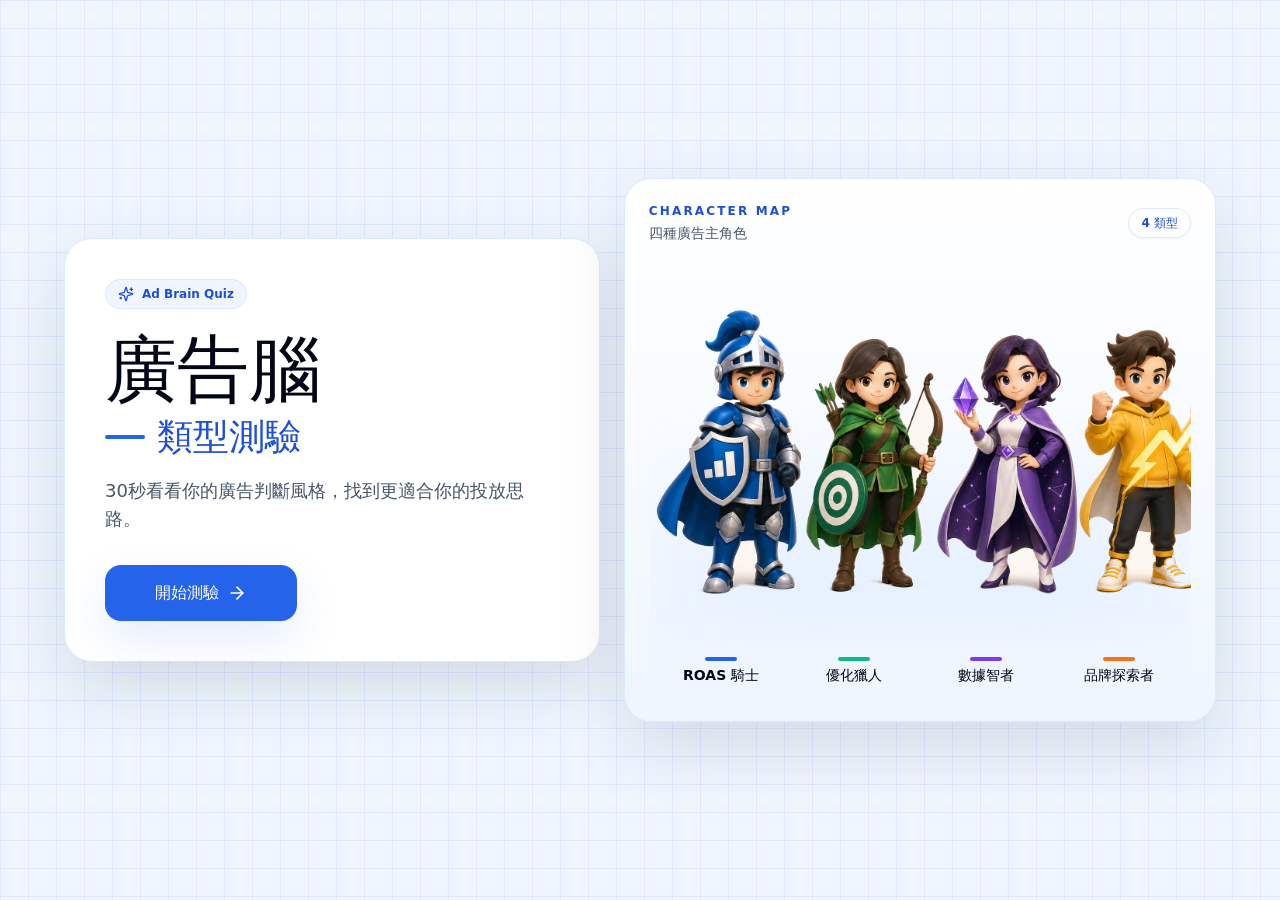
<file: ad-owner-type-quiz/index.html>
<!doctype html>
<html lang="zh-Hant">
  <head>
    <meta charset="UTF-8" />
    <meta name="viewport" content="width=device-width, initial-scale=1.0" />
    <meta
      name="description"
      content="30秒看看你的廣告判斷風格，找到更適合你的投放思路。"
    />
    <title>廣告腦類型測驗</title>
    <script async src="https://www.googletagmanager.com/gtag/js?id=G-NPPJGKYBBK"></script>
    <script>
      window.dataLayer = window.dataLayer || [];
      function gtag(){dataLayer.push(arguments);}
      gtag("js", new Date());
      gtag("config", "G-NPPJGKYBBK");
    </script>
    <script type="module" crossorigin src="./assets/index-CNL8qNQg.js"></script>
    <link rel="stylesheet" crossorigin href="./assets/index-BBHaHmyJ.css">
  </head>
  <body>
    <div id="root"></div>
  </body>
</html>
</file>
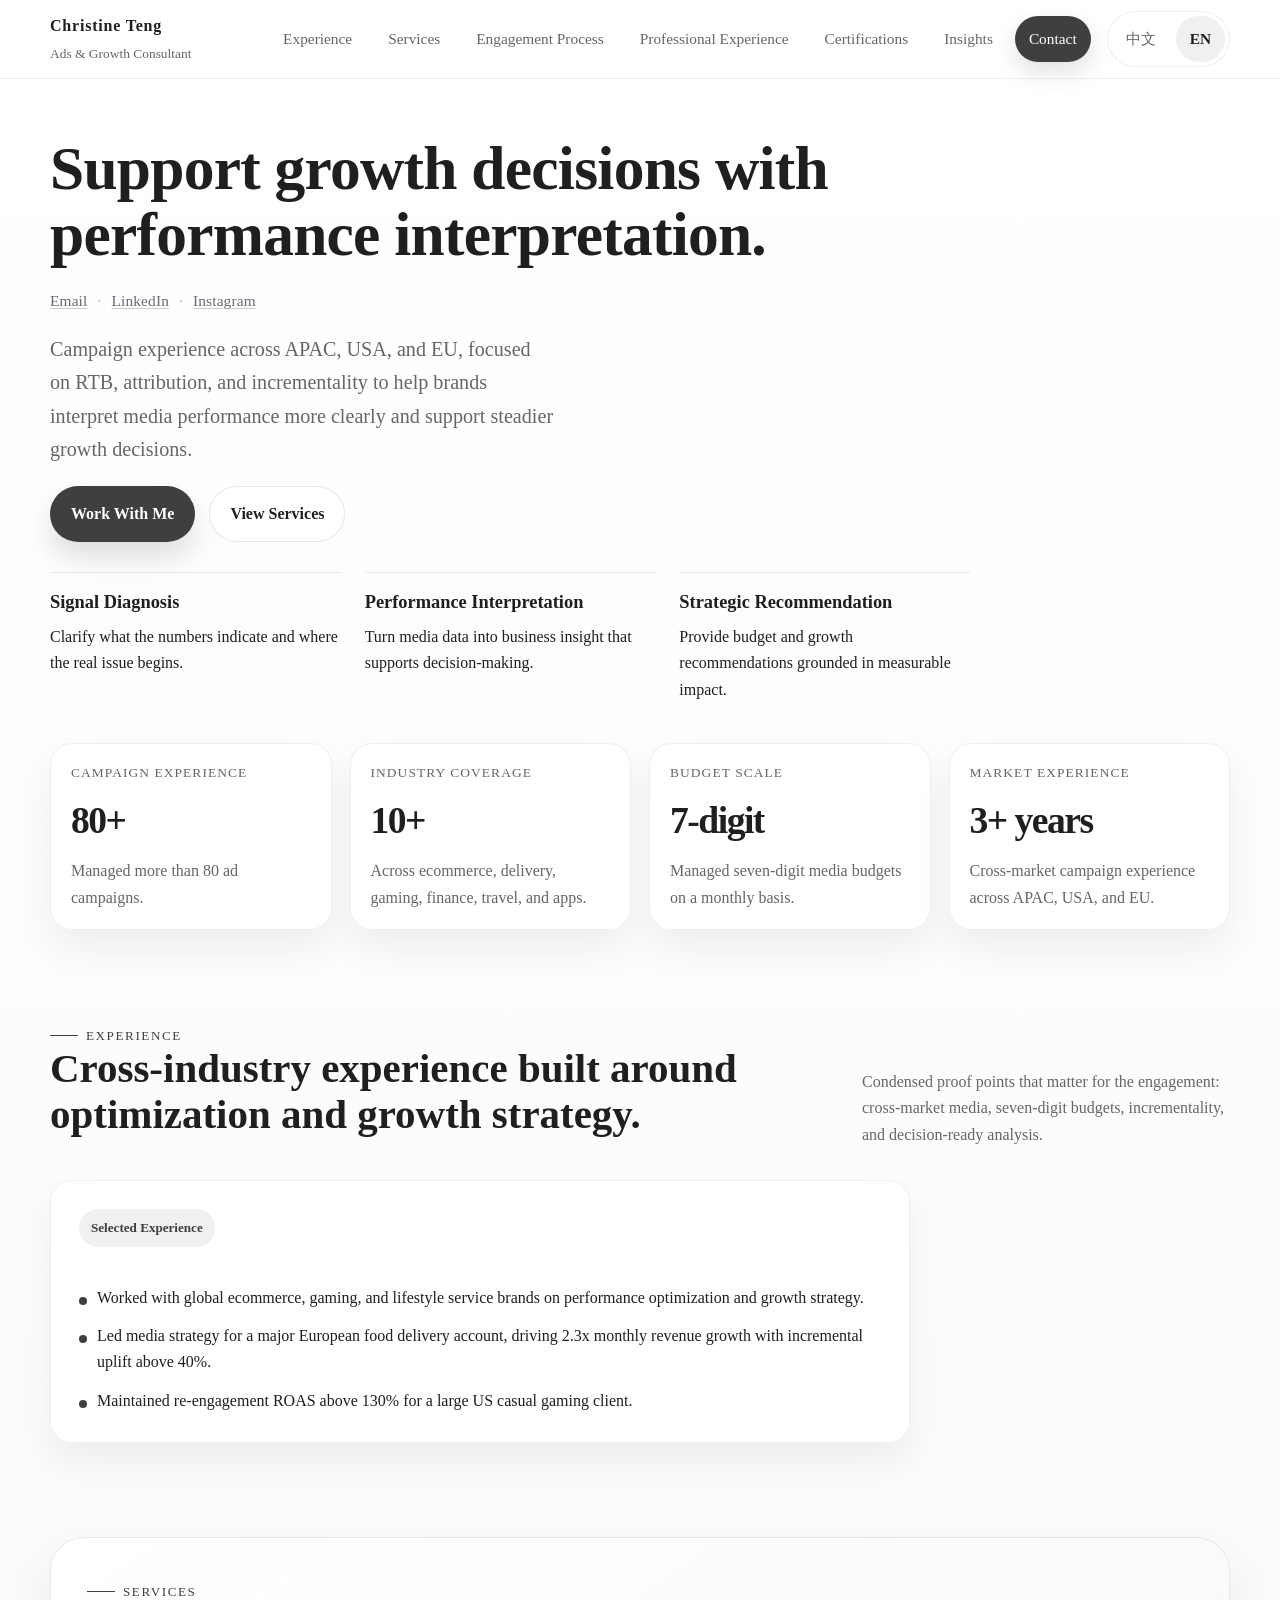
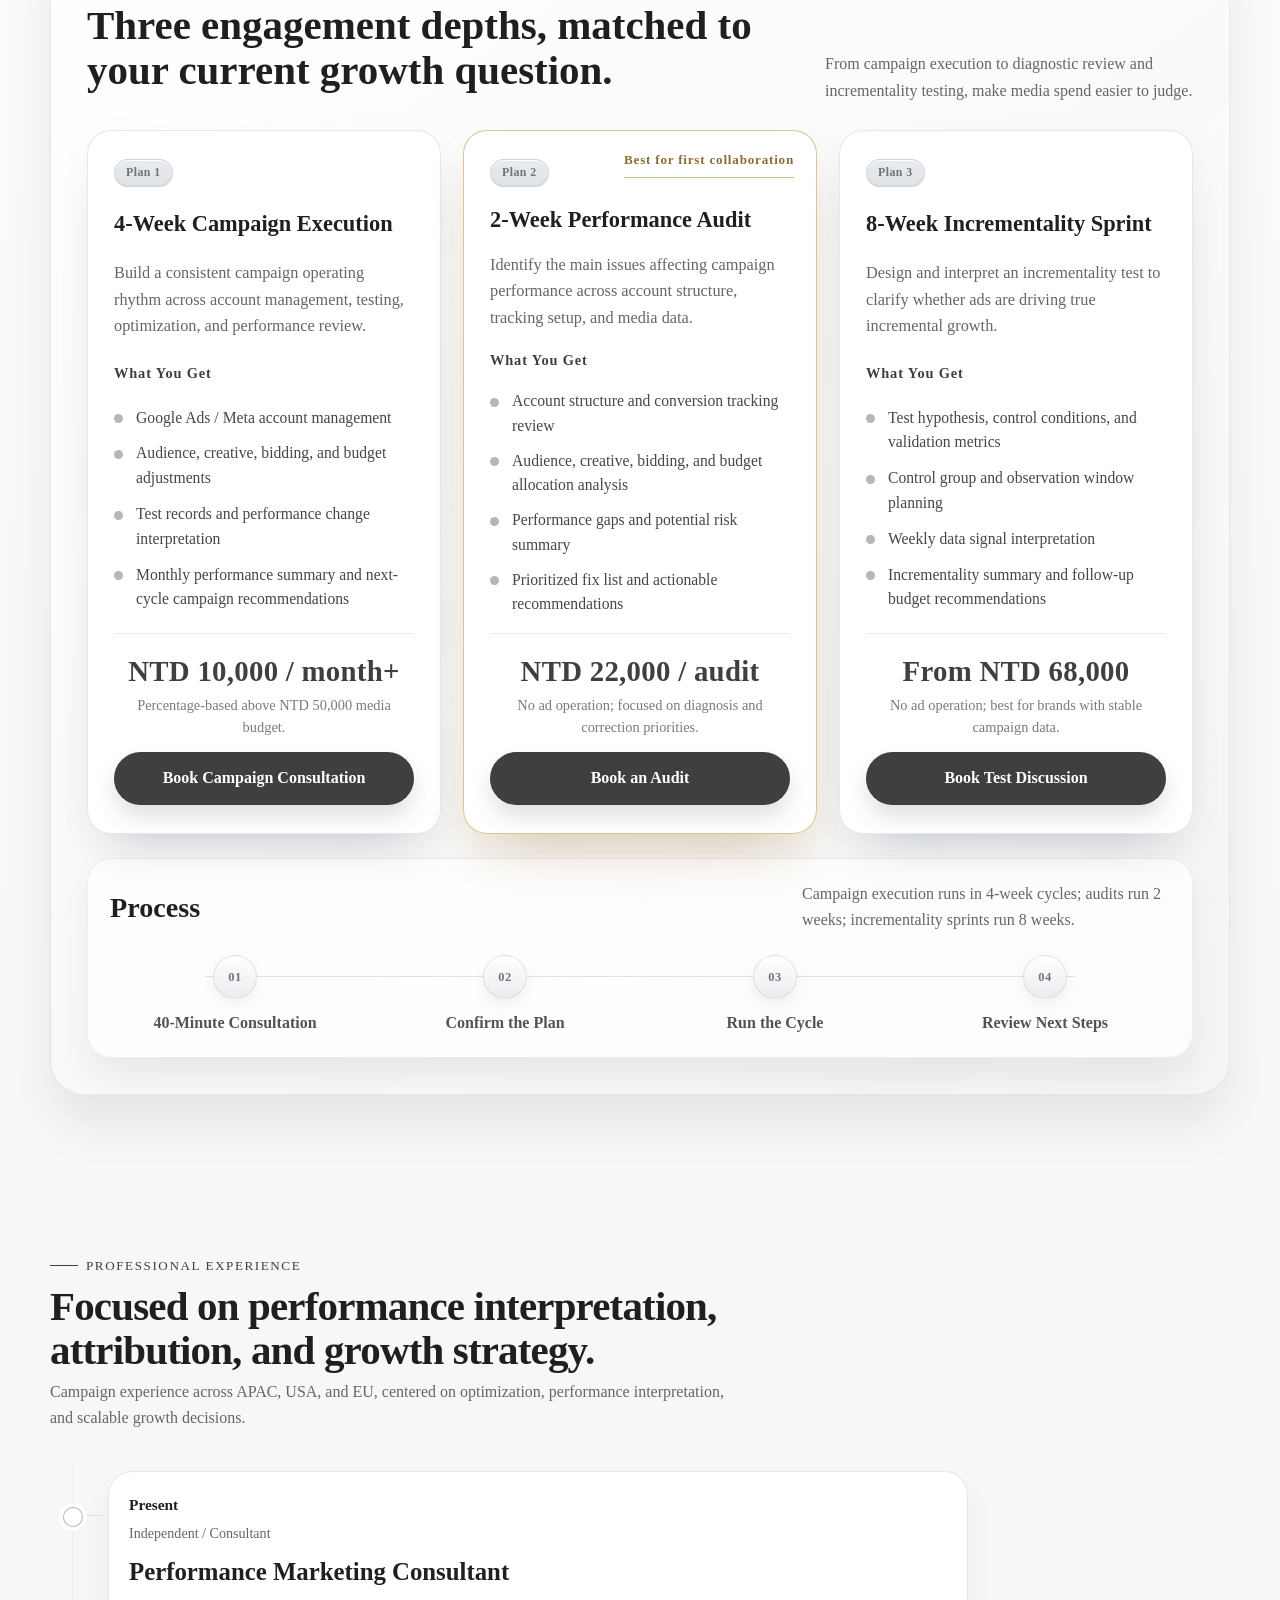
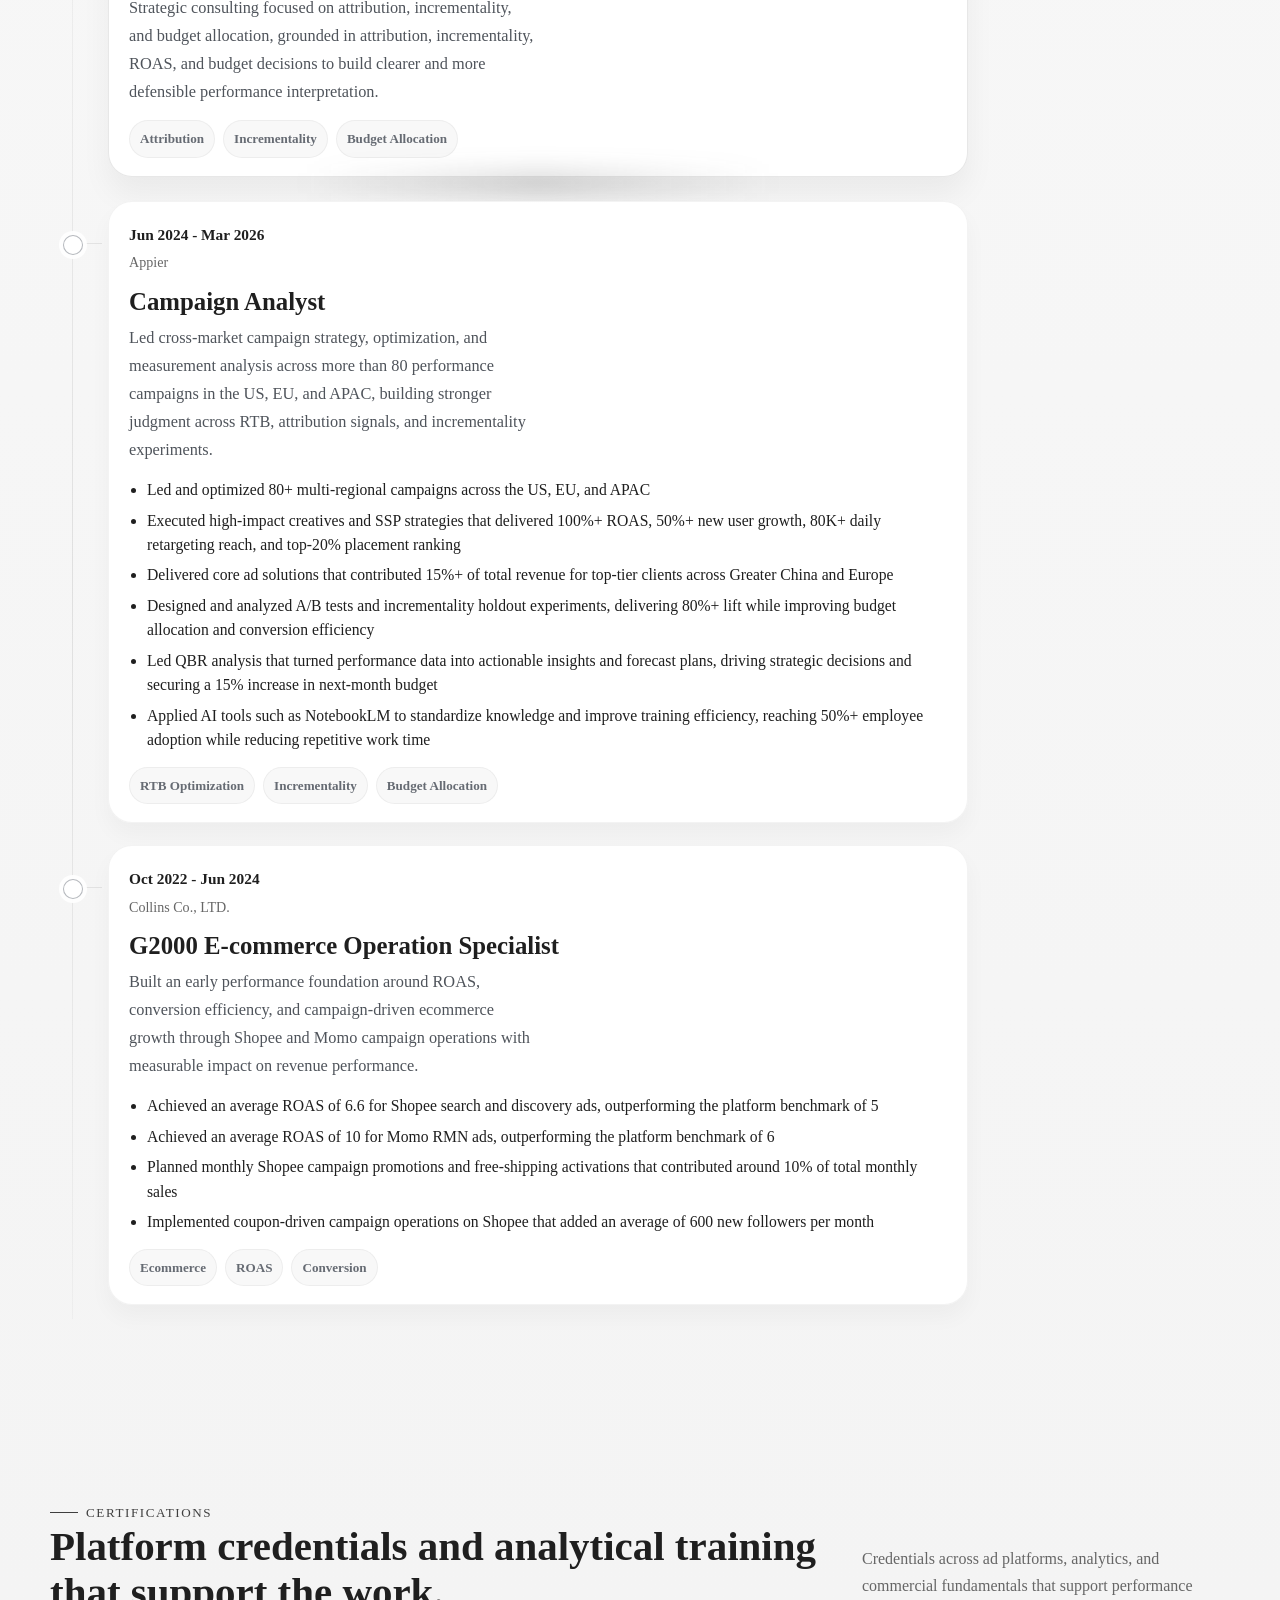
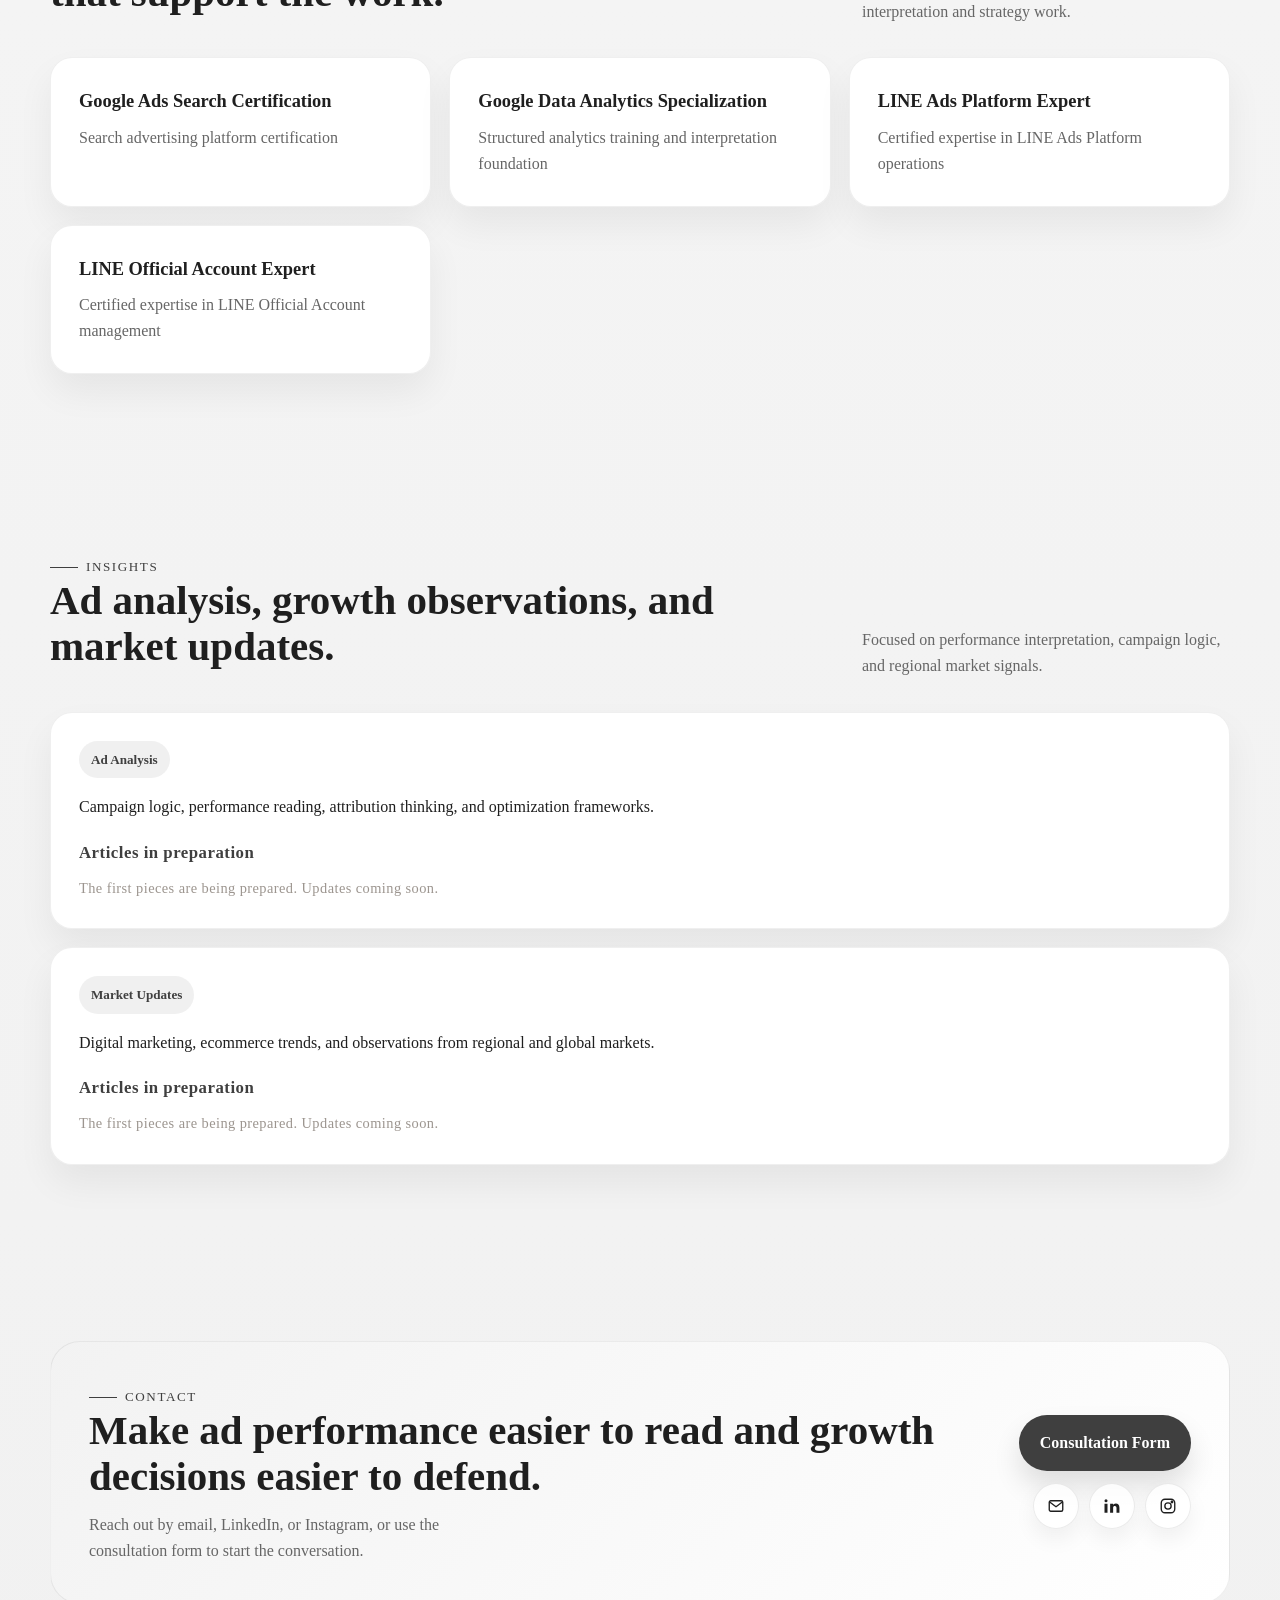
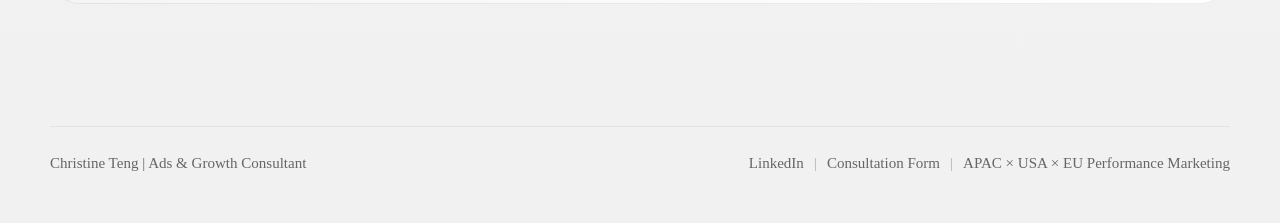
<file: en/index.html>
<!DOCTYPE html>
<html lang="en">
<head>
  <meta charset="UTF-8">
  <meta name="viewport" content="width=device-width, initial-scale=1.0">
  <title>Christine Teng | Ads & Growth Consultant</title>
  <meta name="description" content="Christine Teng is an Ads & Growth Consultant specializing in ad analytics, performance optimization, attribution, and growth strategy across APAC, USA, and EU.">
  <script async src="https://www.googletagmanager.com/gtag/js?id=G-NPPJGKYBBK"></script>
  <script>
    window.dataLayer = window.dataLayer || [];
    function gtag(){dataLayer.push(arguments);}
    gtag('js', new Date());
    gtag('config', 'G-NPPJGKYBBK');
  </script>
  <style>
    :root {
      --bg: #f4f4f4;
      --panel: rgba(255,255,255,0.96);
      --text: #1f1f1f;
      --muted: #666;
      --line: rgba(60,60,60,0.12);
      --accent: #3f3f3f;
      --shadow: 0 18px 36px rgba(0,0,0,0.06);
      --radius: 22px;
      --max-width: 1180px;
      --transition: 220ms ease;
    }
    * { box-sizing: border-box; }
    html { scroll-behavior: smooth; }
    body, button, input, textarea, select {
      margin: 0;
      font-family: "Times New Roman", Times, serif;
      color: var(--text);
    }
    body {
      background: linear-gradient(180deg, #ffffff 0%, #f7f7f7 45%, #f1f1f1 100%);
      line-height: 1.65;
    }
    a { color: inherit; text-decoration: none; }
    .container { width: min(var(--max-width), calc(100% - 40px)); margin: 0 auto; }
    .section { padding: 88px 0; }
    .topbar {
      position: sticky;
      top: 0;
      z-index: 20;
      background: rgba(255,255,255,0.92);
      backdrop-filter: blur(12px);
      border-bottom: 1px solid rgba(60,60,60,0.08);
    }
    .topbar-inner {
      min-height: 78px;
      display: flex;
      align-items: center;
      justify-content: space-between;
      gap: 18px;
    }
    .brand { display: grid; gap: 4px; }
    .brand strong { font-size: 1rem; letter-spacing: .05em; }
    .brand span { font-size: .84rem; color: var(--muted); }
    .nav-wrap { display: flex; align-items: center; gap: 16px; }
    .nav-toggle {
      display: none;
      border: 1px solid var(--line);
      background: #fff;
      border-radius: 999px;
      padding: 11px 14px;
      cursor: pointer;
    }
    .nav-links { display: flex; align-items: center; gap: 8px; flex-wrap: wrap; }
    .nav-links a, .lang-switch a, .lang-switch span {
      padding: 10px 14px;
      border-radius: 999px;
      font-size: .96rem;
      color: var(--muted);
      transition: background var(--transition), color var(--transition), transform var(--transition);
    }
    .nav-links a:hover, .lang-switch a:hover { background: rgba(63,63,63,0.08); color: var(--text); transform: translateY(-1px); }
    .nav-cta { background: var(--accent); color: #fff !important; box-shadow: 0 10px 24px rgba(0,0,0,0.12); }
    .lang-switch {
      display: inline-flex;
      align-items: center;
      gap: 6px;
      padding: 4px;
      border: 1px solid rgba(60,60,60,0.08);
      border-radius: 999px;
      background: rgba(255,255,255,0.96);
    }
    .lang-switch span {
      color: var(--text);
      background: rgba(63,63,63,0.08);
      font-weight: 700;
    }
    .hero { padding: 56px 0 40px; }
    .hero-copy { max-width: 820px; display: grid; gap: 20px; }
    .hero-contact-line {
      display: flex;
      flex-wrap: wrap;
      align-items: center;
      gap: 10px;
      color: #666b73;
      font-size: 0.96rem;
      letter-spacing: 0.01em;
    }
    .hero-contact-line a {
      color: inherit;
      text-decoration: underline;
      text-decoration-thickness: 1px;
      text-underline-offset: 0.16em;
      text-decoration-color: rgba(102,107,115,0.35);
      transition: color var(--transition), text-decoration-color var(--transition);
    }
    .hero-contact-line a:hover {
      color: var(--text);
      text-decoration-color: rgba(38, 38, 38, 0.72);
    }
    .hero-contact-divider { color: rgba(102,107,115,0.58); }
    .eyebrow {
      display: inline-flex;
      align-items: center;
      gap: 8px;
      font-size: .82rem;
      letter-spacing: .12em;
      text-transform: uppercase;
      color: var(--accent);
    }
    .eyebrow::before { content: ""; width: 28px; height: 1px; background: currentColor; }
    h1, h2, h3, p { margin: 0; }
    h1 { font-size: clamp(2.8rem, 6vw, 5rem); line-height: 1.04; letter-spacing: -.02em; }
    h2 { font-size: clamp(2rem, 3.2vw, 3rem); line-height: 1.12; margin-bottom: 10px; }
    h3 { font-size: 1.22rem; line-height: 1.35; }
    .lead { font-size: clamp(1.08rem, 2vw, 1.26rem); color: var(--muted); max-width: 50ch; }
    .cta-group, .contact-actions { display: flex; flex-wrap: wrap; gap: 14px; }
    .button {
      display: inline-flex;
      align-items: center;
      justify-content: center;
      gap: 8px;
      padding: 14px 20px;
      border-radius: 999px;
      border: 1px solid transparent;
      font-weight: 700;
      transition: transform var(--transition), box-shadow var(--transition), background var(--transition);
    }
    .button:hover { transform: translateY(-2px); }
    .button-primary { background: var(--accent); color: #fff; box-shadow: 0 16px 28px rgba(0,0,0,0.12); }
    .button-secondary { background: #fff; border-color: var(--line); }
    .contact-actions {
      flex-direction: column;
      align-items: flex-end;
      gap: 12px;
    }
    .contact-socials {
      display: flex;
      flex-wrap: wrap;
      justify-content: flex-end;
      gap: 10px;
    }
    .contact-social {
      width: 46px;
      height: 46px;
      padding: 0;
      gap: 0;
      background: rgba(255,255,255,0.82);
      border-color: rgba(60,60,60,0.1);
      color: var(--text);
      box-shadow: 0 10px 22px rgba(0,0,0,0.06);
    }
    .contact-social svg {
      width: 18px;
      height: 18px;
      flex: 0 0 18px;
    }
    .metrics-grid, .services-grid, .insight-stack, .cert-grid { display: grid; gap: 18px; }
    .metrics-grid { grid-template-columns: repeat(4, minmax(0, 1fr)); }
    .services-grid { grid-template-columns: repeat(2, minmax(0, 1fr)); }
    .cert-grid { grid-template-columns: repeat(3, minmax(0, 1fr)); }
    .services-section { padding: 6px 0 72px; }
    .services-spotlight {
      padding: 36px;
      border-radius: 34px;
      background: linear-gradient(145deg, rgba(255,255,255,0.98), rgba(244,244,244,0.96));
      border: 1px solid rgba(60,60,60,0.1);
      box-shadow: 0 28px 52px rgba(0,0,0,0.08);
    }
    .services-section .section-heading { margin-bottom: 26px; }
    .services-grid--spotlight { grid-template-columns: 1.06fr .94fr; align-items: stretch; }
    .card, .metric-card, .panel, .insight-block, .cert-item {
      background: var(--panel);
      border: 1px solid rgba(60,60,60,0.08);
      border-radius: var(--radius);
      box-shadow: var(--shadow);
      transition: transform var(--transition), box-shadow var(--transition), border-color var(--transition);
    }
    .metric-card { padding: 18px 20px; display: grid; gap: 6px; min-height: 118px; }
    .metric-card small { color: var(--muted); font-size: .84rem; text-transform: uppercase; letter-spacing: .08em; }
    .metric-number { font-size: clamp(1.8rem, 3vw, 2.35rem); font-weight: 700; letter-spacing: -.04em; }
    .card, .panel, .insight-block, .cert-item { padding: 28px; }
    .service-card {
      min-height: 100%;
      padding: 32px;
      background: linear-gradient(180deg, rgba(255,255,255,0.98), rgba(249,249,249,0.96));
    }
    .card:hover, .metric-card:hover, .panel:hover, .insight-block:hover, .cert-item:hover, .service-card:hover,
    .card:focus-within, .metric-card:focus-within, .panel:focus-within, .insight-block:focus-within, .cert-item:focus-within, .service-card:focus-within {
      transform: translateY(-3px);
      border-color: rgba(182, 191, 207, 0.58);
      box-shadow:
        0 16px 24px rgba(245, 248, 252, 0.48),
        0 28px 40px -14px rgba(186, 196, 214, 0.62),
        0 40px 56px -24px rgba(132, 143, 160, 0.34);
    }
    .service-card.primary {
      transform: translateY(-8px);
      box-shadow: 0 26px 46px rgba(0,0,0,0.1);
      border-color: rgba(60,60,60,0.14);
    }
    .service-card h3 { font-size: clamp(1.4rem, 2.4vw, 2rem); margin-bottom: 10px; }
    .service-card .muted { font-size: 1.03rem; }
    .service-card--execution,
    .service-card--consulting {
      grid-column: 1 / -1;
      display: grid;
      gap: 28px;
    }
    .service-overview-grid {
      display: grid;
      grid-template-columns: repeat(3, minmax(0, 1fr));
      gap: 22px;
      margin-bottom: 24px;
      align-items: stretch;
    }
    .service-summary-card {
      position: relative;
      min-height: 100%;
      padding: 28px 26px;
      border-radius: 24px;
      background: rgba(255,255,255,0.96);
      border: 1px solid rgba(140,148,160,0.22);
      box-shadow:
        0 18px 34px rgba(166, 176, 194, 0.14),
        0 28px 48px -34px rgba(65, 72, 82, 0.34);
      display: grid;
      grid-template-columns: 1fr;
      grid-template-rows: auto auto auto auto auto;
      gap: 16px;
      overflow: visible;
    }
    .service-summary-card.is-recommended {
      border: 1.5px solid rgba(205, 174, 115, 0.72);
      box-shadow:
        0 22px 38px rgba(177, 132, 55, 0.1),
        0 34px 58px -34px rgba(135, 93, 28, 0.3);
    }
    .recommended-badge {
      position: absolute;
      top: 18px;
      right: 22px;
      padding: 0 0 6px;
      border-bottom: 1px solid rgba(205, 174, 115, 0.82);
      background: transparent;
      color: #8a6c34;
      font-size: .82rem;
      font-weight: 700;
      letter-spacing: .06em;
      box-shadow: none;
    }
    .service-summary-card .chip {
      justify-self: start;
      align-self: start;
      width: fit-content;
      max-width: 100%;
      padding: 6px 11px;
      border-radius: 999px;
      background: linear-gradient(180deg, rgba(232,234,237,0.95), rgba(220,223,227,0.9));
      border: 1px solid rgba(196, 201, 208, 0.65);
      box-shadow:
        inset 0 1px 0 rgba(255,255,255,0.92),
        inset 0 -1px 1px rgba(181, 187, 196, 0.2);
      color: #70757c;
      font-size: 0.74rem;
      font-weight: 600;
      line-height: 1.15;
      letter-spacing: 0.04em;
      margin: 0;
    }
    .service-summary-card h3 {
      max-width: none;
      margin: 0;
      font-size: clamp(1.34rem, 1.75vw, 1.72rem);
      line-height: 1.48;
      text-wrap: balance;
    }
    .summary-facts {
      display: grid;
      align-content: start;
      gap: 8px;
      margin: 0;
      padding: 0;
      border: 0;
    }
    .summary-fact {
      display: block;
      padding: 0;
      border-top: 0;
      color: var(--muted);
      font-size: 1.02rem;
      line-height: 1.62;
    }
    .summary-fact dt { display: none; }
    .summary-fact dd { margin: 0; }
    .summary-list-label {
      margin-top: 2px;
      color: var(--accent);
      font-size: .9rem;
      font-weight: 700;
      letter-spacing: .06em;
    }
    .summary-deliverables {
      display: grid;
      gap: 10px;
      margin: 0;
      padding: 0;
      list-style: none;
      color: #43484f;
      font-size: .98rem;
      line-height: 1.58;
    }
    .summary-deliverables li {
      position: relative;
      padding-left: 22px;
    }
    .summary-deliverables li::before {
      content: "";
      position: absolute;
      left: 0;
      top: .55em;
      width: 9px;
      height: 9px;
      border-radius: 999px;
      background: rgba(63,63,63,0.38);
    }
    .summary-fee-panel {
      align-self: end;
      display: grid;
      gap: 14px;
      align-content: center;
      height: auto;
      margin: auto 0 0;
      padding: 22px 0 0;
      border-top: 1px solid rgba(60,60,60,0.1);
      background: transparent;
      border-radius: 0;
      box-shadow: none;
    }
    .summary-fee-label {
      color: var(--accent);
      font-size: .78rem;
      font-weight: 700;
      letter-spacing: .08em;
    }
    .summary-pricing {
      display: grid;
      gap: 0;
      overflow: hidden;
      border-radius: 14px;
      border: 1px solid rgba(60,60,60,0.08);
      background: rgba(255,255,255,0.58);
    }
    .summary-price-row {
      display: grid;
      grid-template-columns: minmax(0, 1fr) auto;
      gap: 12px;
      align-items: center;
      padding: 9px 12px;
      border-bottom: 1px solid rgba(60,60,60,0.07);
      line-height: 1.45;
    }
    .summary-price-row:last-child { border-bottom: 0; }
    .summary-price-row span { color: var(--muted); }
    .summary-price-row strong {
      color: var(--accent);
      font-size: .92rem;
      line-height: 1.4;
      text-align: right;
      white-space: normal;
    }
    .summary-price-row--note {
      grid-template-columns: 1fr;
      gap: 2px;
      background: rgba(63,63,63,0.055);
    }
    .summary-quote {
      display: grid;
      gap: 7px;
      color: var(--muted);
      line-height: 1.5;
      text-align: center;
    }
    .summary-quote strong {
      color: var(--accent);
      font-size: clamp(1.55rem, 2.25vw, 2.05rem);
      line-height: 1.05;
      letter-spacing: .01em;
    }
    .summary-quote span:not(:first-child) { font-size: .9rem; }
    .summary-price-note {
      color: #767b82;
      font-size: .92rem;
      line-height: 1.55;
    }
    .summary-consult-link {
      justify-self: stretch;
      display: inline-flex;
      align-items: center;
      justify-content: center;
      min-height: 52px;
      padding: 12px 18px;
      border-radius: 999px;
      background: var(--accent);
      color: #fff;
      border: 1px solid rgba(60,60,60,0.12);
      box-shadow: 0 12px 22px rgba(0,0,0,0.12);
      font-size: 1rem;
      font-weight: 700;
      text-decoration: none;
      transition: transform var(--transition), box-shadow var(--transition), background var(--transition);
    }
    .summary-consult-link:hover,
    .summary-consult-link:focus-visible {
      transform: translateY(-1px);
      box-shadow: 0 16px 28px rgba(0,0,0,0.14);
      outline: none;
    }
    .service-process-panel {
      margin: 28px 0;
      padding: 28px;
      border-radius: 24px;
      background: rgba(255,255,255,0.76);
      border: 1px solid rgba(60,60,60,0.08);
      box-shadow: 0 18px 34px rgba(0,0,0,0.065);
    }
    .service-process-panel--compact {
      margin: 18px 0 0;
      padding: 22px;
    }
    .service-process-panel--compact .section-heading {
      margin-bottom: 18px;
    }
    .service-process-panel--compact h2 {
      font-size: clamp(1.45rem, 2.2vw, 2.05rem);
    }
    .service-process-panel--compact .process-step-card {
      min-height: 0;
      padding: 14px 16px;
      gap: 6px;
    }
    .service-process-panel--compact .process-step-card .card-topline {
      margin-bottom: 0;
    }
    .service-process-panel--compact .process-step-card h3 {
      font-size: .98rem;
    }
    .full-plan-list {
      display: grid;
      gap: 14px;
      margin-top: 28px;
    }
    .full-plan {
      border-radius: 24px;
      border: 1px solid rgba(60,60,60,0.08);
      background: rgba(255,255,255,0.9);
      box-shadow: 0 16px 30px rgba(0,0,0,0.065);
      overflow: hidden;
    }
    .full-plan > summary {
      display: flex;
      align-items: center;
      justify-content: space-between;
      gap: 18px;
      padding: 22px 24px;
      cursor: pointer;
      list-style: none;
      background: rgba(63,63,63,0.055);
    }
    .full-plan > summary::-webkit-details-marker { display: none; }
    .full-plan > summary::after {
      content: "+";
      width: 32px;
      height: 32px;
      border-radius: 999px;
      display: inline-flex;
      align-items: center;
      justify-content: center;
      flex: 0 0 32px;
      background: rgba(63,63,63,0.08);
      color: var(--accent);
      font-size: 1.16rem;
      font-weight: 700;
      line-height: 1;
    }
    .full-plan[open] > summary::after { content: "-"; }
    .full-plan-summary {
      display: grid;
      gap: 4px;
    }
    .full-plan-summary strong {
      font-size: clamp(1.2rem, 2vw, 1.6rem);
      line-height: 1.32;
    }
    .full-plan-summary span {
      color: var(--muted);
      font-size: .95rem;
    }
    .full-plan-content {
      display: grid;
      gap: 28px;
      padding: 24px;
    }
    .service-intro {
      display: grid;
      grid-template-columns: minmax(0, 1.15fr) minmax(260px, .85fr);
      gap: 24px;
      align-items: start;
    }
    .service-fit {
      padding: 20px;
      border-radius: 18px;
      background: rgba(246,246,246,0.92);
      border: 1px solid rgba(60,60,60,0.08);
    }
    .service-fit strong,
    .service-block-title {
      display: block;
      margin-bottom: 8px;
      font-size: .9rem;
      letter-spacing: .08em;
      color: var(--accent);
      font-weight: 700;
    }
    .service-cycle {
      display: grid;
      grid-template-columns: 1fr;
      gap: 12px;
    }
    .service-cycle-head {
      display: flex;
      align-items: center;
      justify-content: space-between;
      gap: 14px;
      margin-bottom: 10px;
    }
    .service-toggle-actions {
      display: flex;
      align-items: center;
      gap: 8px;
      flex-wrap: wrap;
    }
    .service-toggle-button {
      border: 1px solid rgba(60,60,60,0.1);
      background: rgba(255,255,255,0.76);
      color: #4f545b;
      border-radius: 999px;
      padding: 7px 11px;
      font-family: inherit;
      font-size: .84rem;
      font-weight: 700;
      cursor: pointer;
      transition: background var(--transition), color var(--transition), transform var(--transition), border-color var(--transition);
    }
    .service-toggle-button:hover,
    .service-toggle-button:focus-visible {
      background: rgba(63,63,63,0.08);
      border-color: rgba(60,60,60,0.18);
      color: var(--text);
      transform: translateY(-1px);
      outline: none;
    }
    .week-card {
      border-radius: 18px;
      background: rgba(250,250,250,0.94);
      border: 1px solid rgba(60,60,60,0.08);
      overflow: hidden;
      box-shadow: 0 8px 16px rgba(0,0,0,0.025);
      transition: border-color var(--transition), background var(--transition), box-shadow var(--transition), transform var(--transition);
    }
    .week-card[open] {
      background: rgba(255,255,255,0.94);
      border-color: rgba(60,60,60,0.14);
      box-shadow: 0 14px 26px rgba(0,0,0,0.055);
    }
    .week-card summary {
      display: flex;
      align-items: center;
      justify-content: space-between;
      gap: 18px;
      padding: 18px 20px;
      cursor: pointer;
      list-style: none;
      background: rgba(63,63,63,0.045);
      color: #343434;
    }
    .week-card summary::-webkit-details-marker { display: none; }
    .week-card summary::after {
      content: "+";
      width: 28px;
      height: 28px;
      border-radius: 999px;
      display: inline-flex;
      align-items: center;
      justify-content: center;
      flex: 0 0 28px;
      background: rgba(63,63,63,0.08);
      color: var(--accent);
      font-size: 1.1rem;
      font-weight: 700;
      line-height: 1;
    }
    .week-card[open] summary::after { content: "-"; }
    .week-card[open] summary {
      background: rgba(63,63,63,0.085);
      color: var(--text);
    }
    .week-card summary h4 {
      font-weight: 700;
      color: inherit;
    }
    .week-content {
      display: grid;
      gap: 10px;
      padding: 0 20px 18px;
    }
    .week-card h4,
    .service-block h4 {
      margin: 0;
      font-size: 1.05rem;
      line-height: 1.38;
    }
    .week-card ul,
    .service-block ul {
      margin: 0;
      padding-left: 18px;
      color: var(--muted);
    }
    .week-card li,
    .service-block li { margin-bottom: 6px; }
    .deliverable {
      margin-top: auto;
      padding-top: 10px;
      border-top: 1px solid rgba(60,60,60,0.08);
      color: var(--text);
      font-weight: 700;
      line-height: 1.5;
    }
    .process-grid {
      display: grid;
      grid-template-columns: repeat(4, minmax(0, 1fr));
      gap: 12px;
    }
    .process-step {
      padding: 18px;
      border-radius: 18px;
      background: rgba(255,255,255,0.78);
      border: 1px solid rgba(60,60,60,0.08);
      display: grid;
      gap: 10px;
    }
    .process-step span {
      color: rgba(63,63,63,0.48);
      font-size: .86rem;
      font-weight: 700;
      letter-spacing: .08em;
    }
    .process-step strong {
      font-size: 1.08rem;
      line-height: 1.42;
    }
    .service-bottom {
      display: grid;
      grid-template-columns: minmax(0, 1fr) minmax(280px, .78fr);
      gap: 18px;
    }
    .service-bottom--single { grid-template-columns: 1fr; }
    .service-block {
      padding: 20px;
      border-radius: 18px;
      background: rgba(255,255,255,0.74);
      border: 1px solid rgba(60,60,60,0.08);
    }
    .pricing-table {
      display: grid;
      gap: 0;
      overflow: hidden;
      border-radius: 16px;
      border: 1px solid rgba(60,60,60,0.08);
      background: rgba(255,255,255,0.82);
    }
    .pricing-formula {
      margin: 0 0 12px;
      padding: 12px 14px;
      border-radius: 14px;
      background: rgba(63,63,63,0.07);
      color: #4f545b;
      font-weight: 700;
      line-height: 1.55;
    }
    .pricing-row {
      display: grid;
      grid-template-columns: minmax(0, 1fr) auto;
      gap: 14px;
      padding: 13px 15px;
      border-bottom: 1px solid rgba(60,60,60,0.07);
      align-items: center;
    }
    .pricing-row:last-child { border-bottom: 0; }
    .pricing-row strong { white-space: nowrap; }
    .pricing-row--head {
      background: rgba(63,63,63,0.06);
      color: var(--accent);
      font-size: .82rem;
      font-weight: 700;
      letter-spacing: .08em;
    }
    .pricing-threshold {
      display: grid;
      gap: 4px;
      margin-top: 14px;
      padding: 15px 16px;
      border-radius: 16px;
      background: rgba(63,63,63,0.08);
      border: 1px solid rgba(60,60,60,0.08);
    }
    .pricing-threshold span {
      font-size: .78rem;
      font-weight: 700;
      letter-spacing: .08em;
      color: var(--accent);
    }
    .pricing-threshold strong {
      font-size: 1.08rem;
      line-height: 1.45;
    }
    .service-note {
      padding: 18px 20px;
      border-radius: 18px;
      background: rgba(63,63,63,0.08);
      color: #3f3f3f;
      font-weight: 700;
    }
    .card-topline { display: flex; align-items: center; justify-content: space-between; gap: 14px; margin-bottom: 14px; }
    .chip {
      display: inline-flex;
      align-items: center;
      padding: 8px 12px;
      border-radius: 999px;
      background: rgba(63,63,63,0.08);
      font-size: .82rem;
      font-weight: 700;
      color: var(--accent);
      width: fit-content;
      margin-bottom: 16px;
    }
    .card-index { font-size: 1.7rem; color: rgba(63,63,63,0.45); }
    .expertise-board {
      display: grid;
      grid-template-columns: repeat(2, minmax(0, 1fr));
      gap: 0;
      overflow: hidden;
      max-width: 860px;
      margin: 0 auto;
      border-radius: 26px;
      border: 1px solid rgba(198, 203, 210, 0.52);
      background: rgba(255,255,255,0.98);
      box-shadow:
        inset 0 1px 0 rgba(255,255,255,0.7),
        0 16px 28px rgba(244, 247, 251, 0.32),
        0 28px 46px -24px rgba(146, 155, 168, 0.24);
    }
    .expertise-tile {
      min-height: 228px;
      padding: 26px 28px;
      display: flex;
      flex-direction: column;
      justify-content: flex-start;
      background: transparent;
      color: #4d5259;
      border-right: 1px solid rgba(198, 203, 210, 0.28);
      border-bottom: 1px solid rgba(198, 203, 210, 0.28);
      transition: transform var(--transition), box-shadow var(--transition), background var(--transition);
    }
    .expertise-tile:nth-child(2n) { border-right: none; }
    .expertise-tile:nth-last-child(-n + 2) { border-bottom: none; }
    .expertise-tile:hover,
    .expertise-tile:focus-within {
      transform: translateY(-1px);
      background: linear-gradient(180deg, rgba(251,252,253,0.78), rgba(244,246,249,0.58));
      box-shadow:
        inset 0 1px 0 rgba(255,255,255,0.88),
        0 22px 32px -24px rgba(193, 202, 214, 0.82);
    }
    .expertise-tile .card-topline { margin-bottom: 18px; }
    .expertise-tile > div:last-child {
      display: grid;
      gap: 16px;
      align-content: start;
    }
    .expertise-tile .chip {
      padding: 6px 11px;
      border-radius: 999px;
      background: linear-gradient(180deg, rgba(232,234,237,0.95), rgba(220,223,227,0.9));
      border: 1px solid rgba(196, 201, 208, 0.65);
      box-shadow:
        inset 0 1px 0 rgba(255,255,255,0.92),
        inset 0 -1px 1px rgba(181, 187, 196, 0.2);
      color: #70757c;
      font-size: 0.74rem;
      font-weight: 600;
      letter-spacing: 0.04em;
      margin-bottom: 0;
    }
    .expertise-tile .card-index {
      font-size: clamp(1.8rem, 2.7vw, 2.3rem);
      color: rgba(146, 151, 159, 0.26);
    }
    .expertise-tile h3 {
      font-size: clamp(1.2rem, 1.35vw, 1.42rem);
      line-height: 1.46;
      letter-spacing: -0.014em;
      color: #50555d;
      max-width: none;
      margin-bottom: 0;
      text-wrap: pretty;
    }
    .expertise-tile .muted {
      color: #7a7f87;
      font-size: clamp(0.92rem, 0.94vw, 0.96rem);
      line-height: 1.8;
      max-width: none;
      text-wrap: pretty;
    }
    .process-flow {
      display: grid;
      grid-template-columns: repeat(4, minmax(0, 1fr));
      gap: 14px;
      position: relative;
    }
    .process-flow::before {
      content: "";
      position: absolute;
      left: 10%;
      right: 10%;
      top: 31px;
      height: 1px;
      background: rgba(60,60,60,0.12);
      z-index: 0;
    }
    .process-step-card {
      position: relative;
      min-height: 0;
      padding: 0 10px;
      border-radius: 0;
      background: transparent;
      border: 0;
      display: grid;
      gap: 12px;
      justify-items: center;
      text-align: center;
      box-shadow: none;
      transition: transform var(--transition), background var(--transition), box-shadow var(--transition);
      z-index: 1;
    }
    .process-step-card:hover,
    .process-step-card:focus-within {
      transform: translateY(-1px);
      background: transparent;
      box-shadow: none;
    }
    .process-step-card .card-topline {
      align-items: center;
      justify-content: center;
      margin-bottom: 0;
    }
    .process-step-card .chip {
      width: 42px;
      height: 42px;
      padding: 0;
      justify-content: center;
      border-radius: 999px;
      background: linear-gradient(180deg, rgba(255,255,255,0.98), rgba(232,234,237,0.9));
      border: 1px solid rgba(196, 201, 208, 0.36);
      box-shadow: 0 6px 14px rgba(0,0,0,0.055), inset 0 1px 0 rgba(255,255,255,0.72);
      color: #70757c;
      font-size: 0.74rem;
      font-weight: 600;
      letter-spacing: 0.04em;
      margin-bottom: 0;
    }
    .process-step-card .card-index {
      font-size: clamp(1.35rem, 2vw, 1.65rem);
      color: rgba(146, 151, 159, 0.24);
      line-height: 1;
    }
    .process-step-card > div:last-child {
      display: grid;
      gap: 6px;
    }
    .process-step-card h3 {
      font-size: clamp(1rem, 1.25vw, 1.12rem);
      line-height: 1.45;
      color: #4f545b;
    }
    .process-step-card .muted {
      font-size: 0.9rem;
      line-height: 1.62;
      color: #838890;
    }
    .timeline-flow {
      position: relative;
      display: grid;
      grid-template-columns: repeat(4, minmax(0, 1fr));
      gap: 20px;
      padding: 4px 0 0;
    }
    .timeline-flow::before {
      content: "";
      position: absolute;
      left: 9%;
      right: 9%;
      top: 25px;
      height: 1px;
      background: rgba(60,60,60,0.14);
    }
    .timeline-step {
      position: relative;
      display: grid;
      justify-items: center;
      gap: 12px;
      text-align: center;
      color: #4f545b;
    }
    .timeline-step-number {
      width: 44px;
      height: 44px;
      border-radius: 999px;
      display: inline-flex;
      align-items: center;
      justify-content: center;
      background: linear-gradient(180deg, rgba(255,255,255,0.98), rgba(232,234,237,0.92));
      border: 1px solid rgba(196,201,208,0.48);
      box-shadow: 0 6px 14px rgba(0,0,0,0.055), inset 0 1px 0 rgba(255,255,255,0.72);
      color: #70757c;
      font-size: .78rem;
      font-weight: 700;
      letter-spacing: .04em;
      z-index: 1;
    }
    .timeline-step h3 {
      margin: 0;
      font-size: clamp(1rem, 1.25vw, 1.12rem);
      line-height: 1.45;
    }
    .muted { color: var(--muted); }
    .placeholder {
      font-size: 0.9rem;
      color: #9c958f;
      margin-top: 10px;
      letter-spacing: 0.03em;
    }
    .coming-soon {
      margin-top: 18px;
      font-size: 1.05rem;
      font-weight: 700;
      color: var(--accent);
      letter-spacing: 0.03em;
    }
    .problem-panel ul, .service-list { margin: 18px 0 0; padding-left: 18px; color: var(--muted); }
    .problem-panel li, .service-list li { margin-bottom: 8px; }
    .section-heading {
      display: flex;
      justify-content: space-between;
      align-items: end;
      gap: 24px;
      margin-bottom: 32px;
    }
    .section-heading p { max-width: 46ch; color: var(--muted); }
    .cert-item strong { display: block; font-size: 1.15rem; margin-bottom: 8px; }
    .experience-copy { max-width: 860px; display: grid; gap: 16px; }
    .experience-points { display: grid; gap: 12px; margin-top: 6px; }
    .experience-points p { position: relative; padding-left: 18px; }
    .experience-points p::before {
      content: "";
      position: absolute;
      left: 0;
      top: .75em;
      width: 8px;
      height: 8px;
      border-radius: 50%;
      background: var(--accent);
    }
    .approach-notes {
      display: grid;
      grid-template-columns: repeat(3, minmax(0, 1fr));
      gap: 24px;
      max-width: 920px;
      padding-top: 10px;
    }
    .approach-note { padding-top: 14px; border-top: 1px solid rgba(60,60,60,0.1); }
    .approach-note strong { display: block; margin-bottom: 6px; font-size: 1.15rem; }
    .career-arc {
      padding: 0;
      background: transparent;
      border: 0;
      box-shadow: none;
    }
    .career-head { display: grid; gap: 8px; margin-bottom: 28px; }
    .career-hero {
      display: grid;
      gap: 6px;
      max-width: 680px;
    }
    .career-hero strong { font-size: clamp(1.75rem, 3.2vw, 2.7rem); line-height: 1.08; letter-spacing: -0.02em; }
    .timeline-list {
      position: relative;
      display: grid;
      gap: 22px;
      padding: 14px 0;
    }
    .timeline-list::before {
      content: "";
      position: absolute;
      top: 0;
      bottom: 0;
      left: 22px;
      width: 1px;
      background: linear-gradient(180deg, rgba(63,63,63,0.04), rgba(63,63,63,0.12), rgba(63,63,63,0.04));
      transform: none;
    }
    .timeline-item {
      position: relative;
      width: min(100%, 860px);
      opacity: 0;
      transform: translateY(34px);
      transition:
        opacity 700ms ease var(--timeline-delay, 0ms),
        transform 700ms ease var(--timeline-delay, 0ms);
    }
    .timeline-item { margin-left: 58px; }
    .timeline-item.is-visible {
      opacity: 1;
      transform: translateY(0);
    }
    .timeline-item::before {
      content: "";
      position: absolute;
      top: 34px;
      width: 18px;
      height: 18px;
      border-radius: 50%;
      border: 1.5px solid rgba(120, 126, 136, 0.55);
      background: #fff;
      box-shadow: 0 0 0 4px rgba(255,255,255,0.92);
      z-index: 2;
    }
    .timeline-item::after {
      content: "";
      position: absolute;
      top: 42px;
      width: 42px;
      height: 1px;
      background: rgba(63,63,63,0.1);
    }
    .timeline-item::before { left: -45px; }
    .timeline-item::after { left: -36px; width: 30px; }
    .timeline-card {
      position: relative;
      padding: 20px 20px 18px;
      border-radius: 24px;
      border: 1px solid rgba(60,60,60,0.06);
      background: rgba(255,255,255,0.96);
      box-shadow: 0 12px 22px rgba(0,0,0,0.035);
      transition: transform var(--transition), box-shadow var(--transition), border-color var(--transition);
      outline: none;
      cursor: pointer;
    }
    .timeline-card::after {
      content: "";
      position: absolute;
      left: 14%;
      right: 14%;
      bottom: -18px;
      height: 22px;
      border-radius: 999px;
      background: radial-gradient(circle, rgba(63,63,63,0.22) 0%, rgba(63,63,63,0.08) 46%, rgba(63,63,63,0) 76%);
      filter: blur(12px);
      opacity: 0;
      transition: opacity var(--transition);
      pointer-events: none;
    }
    .timeline-card:hover,
    .timeline-card:focus-visible,
    .timeline-card.is-active {
      transform: translateY(-2px);
      box-shadow: 0 18px 30px rgba(0,0,0,0.05);
      border-color: rgba(63,63,63,0.12);
    }
    .timeline-card:hover::after,
    .timeline-card:focus-visible::after,
    .timeline-card.is-active::after {
      opacity: 1;
    }
    .timeline-meta {
      display: grid;
      gap: 4px;
      margin-bottom: 12px;
    }
    .timeline-label {
      font-size: 0.96rem;
      font-weight: 700;
    }
    .timeline-sub {
      color: var(--muted);
      font-size: 0.88rem;
    }
    .timeline-content h3 {
      font-size: 1.55rem;
      line-height: 1.18;
      margin-bottom: 8px;
    }
    .timeline-content .lead {
      font-size: 1.02rem;
      color: #4f545b;
      max-width: 50ch;
      margin-bottom: 12px;
      line-height: 1.72;
    }
    .timeline-content p + p {
      margin-top: 10px;
    }
    .impact {
      margin: 14px 0;
      padding-left: 18px;
    }
    .impact li {
      margin-bottom: 6px;
      font-size: 0.98rem;
      line-height: 1.56;
      color: var(--text);
    }
    .tags {
      display: flex;
      flex-wrap: wrap;
      gap: 8px;
      margin-top: 14px;
    }
    .tags span {
      padding: 7px 10px;
      border-radius: 999px;
      background: rgba(248,248,248,0.98);
      border: 1px solid rgba(60,60,60,0.06);
      color: #666b73;
      font-size: 0.82rem;
      font-weight: 600;
      box-shadow: none;
    }
    .contact-wrap {
      padding: 38px;
      border-radius: 30px;
      background: linear-gradient(135deg, rgba(242,242,242,0.98), rgba(255,255,255,0.98));
      border: 1px solid rgba(60,60,60,0.08);
      display: grid;
      grid-template-columns: 1fr auto;
      gap: 24px;
      align-items: center;
    }
    .footer { padding: 34px 0 48px; color: var(--muted); font-size: .94rem; }
    .footer-inner {
      display: flex;
      justify-content: space-between;
      gap: 20px;
      align-items: center;
      border-top: 1px solid rgba(60,60,60,0.08);
      padding-top: 24px;
      flex-wrap: wrap;
    }
    .footer-links {
      display: flex;
      align-items: center;
      gap: 10px;
      flex-wrap: wrap;
    }
    .footer-links a:hover { color: var(--text); }
    .footer-divider { color: rgba(60,60,60,0.35); }
    .reveal { opacity: 0; transform: translateY(24px); transition: opacity 700ms ease, transform 700ms ease; }
    .reveal.is-visible { opacity: 1; transform: translateY(0); }
    @media (min-width: 981px) {
      .hero-copy { max-width: 920px; }
      h1 {
        font-size: clamp(2.5rem, 4.8vw, 4.15rem);
        letter-spacing: -0.012em;
        line-height: 1.08;
        text-wrap: balance;
      }
    }
    @media (max-width: 980px) {
      .metrics-grid, .services-grid, .approach-notes, .cert-grid { grid-template-columns: 1fr 1fr; }
      .services-grid--spotlight { grid-template-columns: 1fr; }
      .service-card.primary { transform: none; }
      .service-overview-grid { grid-template-columns: 1fr; }
      .service-intro,
      .service-bottom { grid-template-columns: 1fr; }
      .process-grid { grid-template-columns: repeat(2, minmax(0, 1fr)); }
      .process-flow { grid-template-columns: repeat(2, minmax(0, 1fr)); }
      .contact-wrap { grid-template-columns: 1fr; }
      .contact-actions, .contact-socials { align-items: flex-start; justify-content: flex-start; }
      .expertise-board { grid-template-columns: 1fr; }
      .expertise-tile { border-right: none; }
      .expertise-tile:nth-last-child(-n + 2) { border-bottom: 1px solid rgba(198, 203, 210, 0.28); }
      .expertise-tile:last-child { border-bottom: none; }
      .timeline-list::before { left: 18px; transform: none; }
      .timeline-item {
        width: auto;
        margin: 0 0 0 48px;
      }
      .timeline-item::before {
        left: -39px;
      }
      .timeline-item::after {
        left: -30px;
        width: 30px;
      }
    }
    @media (max-width: 760px) {
      .container { width: min(var(--max-width), calc(100% - 24px)); }
      .topbar-inner { min-height: 72px; }
      .nav-toggle { display: inline-flex; }
      .nav-wrap { gap: 10px; }
      .nav-links {
        position: absolute;
        left: 12px;
        right: 12px;
        top: calc(100% + 10px);
        background: rgba(255,255,255,0.98);
        border: 1px solid rgba(60,60,60,0.1);
        border-radius: 24px;
        box-shadow: var(--shadow);
        padding: 12px;
        display: none;
        flex-direction: column;
        align-items: stretch;
      }
      .nav-links.is-open { display: flex; }
      .nav-links a { width: 100%; }
      .hero { padding-top: 28px; }
      .metrics-grid, .services-grid, .approach-notes, .cert-grid { grid-template-columns: 1fr; }
      .services-spotlight { padding: 28px 22px; }
      .service-summary-card,
      .service-process-panel,
      .full-plan-content { padding: 20px; }
      .service-summary-card {
        grid-template-columns: 1fr;
        grid-template-rows: auto;
      }
      .service-summary-card .chip {
        grid-column: auto;
        margin: 0 0 12px;
      }
      .service-summary-card h3 {
        grid-column: auto;
        margin: 0 0 18px;
      }
      .summary-facts {
        grid-column: auto;
        grid-row: auto;
        padding: 0;
        border-left: 0;
        border-right: 0;
      }
      .summary-fee-panel {
        grid-column: auto;
        grid-row: auto;
        height: auto;
        margin-top: 6px;
        padding: 22px 0 0;
        border-radius: 0;
        border: 0;
        border-top: 1px solid rgba(60,60,60,0.1);
      }
      .summary-price-row strong { text-align: left; }
      .summary-fact { grid-template-columns: 1fr; gap: 4px; }
      .service-cycle-head { align-items: flex-start; flex-direction: column; }
      .week-card summary { padding: 16px; }
      .week-content { padding: 0 16px 16px; }
      .process-grid { grid-template-columns: 1fr; }
      .process-flow { grid-template-columns: 1fr; gap: 14px; }
      .process-flow::before {
        left: 21px;
        right: auto;
        top: 20px;
        bottom: 20px;
        width: 1px;
        height: auto;
      }
      .process-step-card {
        min-height: auto;
        padding: 0 0 0 58px;
        justify-items: start;
        text-align: left;
      }
      .process-step-card .card-topline {
        position: absolute;
        left: 0;
        top: 0;
      }
      .timeline-flow {
        grid-template-columns: 1fr;
        gap: 18px;
        padding-left: 58px;
      }
      .timeline-flow::before {
        left: 21px;
        right: auto;
        top: 22px;
        bottom: 22px;
        width: 1px;
        height: auto;
      }
      .timeline-step {
        justify-items: start;
        text-align: left;
        min-height: 44px;
      }
      .timeline-step-number {
        position: absolute;
        left: -58px;
        top: 0;
      }
      .summary-price-row { grid-template-columns: 1fr; gap: 2px; }
      .pricing-row { grid-template-columns: 1fr; gap: 4px; }
      .pricing-row--head { display: none; }
      .section-heading { flex-direction: column; align-items: start; }
      .timeline-card { padding: 24px 22px; }
      .timeline-content h3 { font-size: 1.48rem; }
      .contact-wrap { padding: 28px 22px; }
      .timeline-card { padding: 20px 18px 18px; }
      .expertise-tile {
        min-height: 176px;
        padding: 20px 18px;
      }
      .expertise-tile h3 {
        font-size: clamp(1.22rem, 5.2vw, 1.55rem);
        max-width: 12ch;
      }
      .expertise-tile .muted { font-size: 0.92rem; }
    }
    @media (prefers-reduced-motion: reduce) {
      html { scroll-behavior: auto; }
      *, *::before, *::after { animation: none !important; transition-duration: .01ms !important; }
      .reveal, .reveal.is-visible, .timeline-item, .timeline-item.is-visible { opacity: 1; transform: none; }
    }
  </style>
</head>
<body>
  <header class="topbar">
    <div class="container topbar-inner">
      <a class="brand" href="#home" aria-label="Christine Teng home">
        <strong>Christine Teng</strong>
        <span>Ads &amp; Growth Consultant</span>
      </a>
      <div class="nav-wrap">
        <button class="nav-toggle" type="button" aria-expanded="false" aria-controls="site-nav">Menu</button>
        <nav class="nav-links" id="site-nav" aria-label="Primary navigation">
          <a href="#experience">Experience</a>
          <a href="#services">Services</a>
          <a href="#service-process">Engagement Process</a>
          <a href="#about">Professional Experience</a>
          <a href="#certifications">Certifications</a>
          <a href="#insights">Insights</a>
          <a href="#contact" class="nav-cta">Contact</a>
        </nav>
        <div class="lang-switch" aria-label="Language switcher">
          <a href="/">中文</a>
          <span>EN</span>
        </div>
      </div>
    </div>
  </header>

  <main id="home">
    <section class="hero">
      <div class="container">
        <div class="hero-copy reveal">
          <div>
            <h1>Support growth decisions with performance interpretation.</h1>
          </div>
          <div class="hero-contact-line" aria-label="Contact options">
            <a href="https://mail.google.com/mail/?view=cm&fs=1&to=christineteng.thy@gmail.com" target="_blank" rel="noreferrer">Email</a>
            <span class="hero-contact-divider">·</span>
            <a href="https://www.linkedin.com/in/christineteng01" target="_blank" rel="noreferrer">LinkedIn</a>
            <span class="hero-contact-divider">·</span>
            <a href="https://www.instagram.com/ads.christine/" target="_blank" rel="noreferrer">Instagram</a>
          </div>
          <p class="lead">Campaign experience across APAC, USA, and EU, focused on RTB, attribution, and incrementality to help brands interpret media performance more clearly and support steadier growth decisions.</p>
          <div class="cta-group">
            <a class="button button-primary" href="#contact">Work With Me</a>
            <a class="button button-secondary" href="#services">View Services</a>
          </div>
          <div class="approach-notes">
            <div class="approach-note"><strong>Signal Diagnosis</strong><p>Clarify what the numbers indicate and where the real issue begins.</p></div>
            <div class="approach-note"><strong>Performance Interpretation</strong><p>Turn media data into business insight that supports decision-making.</p></div>
            <div class="approach-note"><strong>Strategic Recommendation</strong><p>Provide budget and growth recommendations grounded in measurable impact.</p></div>
          </div>
        </div>
      </div>
    </section>

    <section class="container">
      <div class="metrics-grid">
        <article class="metric-card reveal"><small>Campaign Experience</small><div class="metric-number" data-count="80" data-prefix="" data-suffix="+">0</div><p class="muted">Managed more than 80 ad campaigns.</p></article>
        <article class="metric-card reveal"><small>Industry Coverage</small><div class="metric-number" data-count="10" data-prefix="" data-suffix="+">0</div><p class="muted">Across ecommerce, delivery, gaming, finance, travel, and apps.</p></article>
        <article class="metric-card reveal"><small>Budget Scale</small><div class="metric-number" data-count="7" data-prefix="" data-suffix="-digit">0</div><p class="muted">Managed seven-digit media budgets on a monthly basis.</p></article>
        <article class="metric-card reveal"><small>Market Experience</small><div class="metric-number" data-count="3" data-prefix="" data-suffix="+ years">0</div><p class="muted">Cross-market campaign experience across APAC, USA, and EU.</p></article>
      </div>
    </section>

    <section class="section" id="experience">
      <div class="container">
        <div class="section-heading reveal">
          <div>
            <span class="eyebrow">Experience</span>
            <h2>Cross-industry experience built around optimization and growth strategy.</h2>
          </div>
          <p>Condensed proof points that matter for the engagement: cross-market media, seven-digit budgets, incrementality, and decision-ready analysis.</p>
        </div>
        <div class="experience-copy panel reveal">
          <span class="chip">Selected Experience</span>
          <div class="experience-points">
            <p>Worked with global ecommerce, gaming, and lifestyle service brands on performance optimization and growth strategy.</p>
            <p>Led media strategy for a major European food delivery account, driving 2.3x monthly revenue growth with incremental uplift above 40%.</p>
            <p>Maintained re-engagement ROAS above 130% for a large US casual gaming client.</p>
          </div>
        </div>
      </div>
    </section>

    <section class="services-section section" id="services">
      <div class="container">
        <div class="services-spotlight reveal">
          <div class="section-heading">
            <div>
              <span class="eyebrow">Services</span>
              <h2>Three engagement depths, matched to your current growth question.</h2>
            </div>
            <p>From campaign execution to diagnostic review and incrementality testing, make media spend easier to judge.</p>
          </div>
          <div class="service-overview-grid">
            <article class="service-summary-card">
              <span class="chip">Plan 1</span>
              <h3>4-Week Campaign Execution</h3>
              <dl class="summary-facts"><div class="summary-fact"><dt>Best Fit</dt><dd>Build a consistent campaign operating rhythm across account management, testing, optimization, and performance review.</dd></div></dl>
              <div class="summary-list-label">What You Get</div>
              <ul class="summary-deliverables">
                <li>Google Ads / Meta account management</li>
                <li>Audience, creative, bidding, and budget adjustments</li>
                <li>Test records and performance change interpretation</li>
                <li>Monthly performance summary and next-cycle campaign recommendations</li>
              </ul>
              <div class="summary-fee-panel">
                <div class="summary-quote"><strong>NTD 10,000 / month+</strong><span class="summary-price-note">Percentage-based above NTD 50,000 media budget.</span></div>
                <a class="summary-consult-link" href="https://docs.google.com/forms/d/1P2xc1AzjeNA1UJE9m71t5a1RciQF1xJ7LQqhmJsjbtM/edit" target="_blank" rel="noreferrer">Book Campaign Consultation</a>
              </div>
            </article>
            <article class="service-summary-card is-recommended">
              <span class="recommended-badge">Best for first collaboration</span>
              <span class="chip">Plan 2</span>
              <h3>2-Week Performance Audit</h3>
              <dl class="summary-facts"><div class="summary-fact"><dt>Best Fit</dt><dd>Identify the main issues affecting campaign performance across account structure, tracking setup, and media data.</dd></div></dl>
              <div class="summary-list-label">What You Get</div>
              <ul class="summary-deliverables">
                <li>Account structure and conversion tracking review</li>
                <li>Audience, creative, bidding, and budget allocation analysis</li>
                <li>Performance gaps and potential risk summary</li>
                <li>Prioritized fix list and actionable recommendations</li>
              </ul>
              <div class="summary-fee-panel">
                <div class="summary-quote"><strong>NTD 22,000 / audit</strong><span class="summary-price-note">No ad operation; focused on diagnosis and correction priorities.</span></div>
                <a class="summary-consult-link" href="https://docs.google.com/forms/d/1P2xc1AzjeNA1UJE9m71t5a1RciQF1xJ7LQqhmJsjbtM/edit" target="_blank" rel="noreferrer">Book an Audit</a>
              </div>
            </article>
            <article class="service-summary-card">
              <span class="chip">Plan 3</span>
              <h3>8-Week Incrementality Sprint</h3>
              <dl class="summary-facts"><div class="summary-fact"><dt>Best Fit</dt><dd>Design and interpret an incrementality test to clarify whether ads are driving true incremental growth.</dd></div></dl>
              <div class="summary-list-label">What You Get</div>
              <ul class="summary-deliverables">
                <li>Test hypothesis, control conditions, and validation metrics</li>
                <li>Control group and observation window planning</li>
                <li>Weekly data signal interpretation</li>
                <li>Incrementality summary and follow-up budget recommendations</li>
              </ul>
              <div class="summary-fee-panel">
                <div class="summary-quote"><strong>From NTD 68,000</strong><span class="summary-price-note">No ad operation; best for brands with stable campaign data.</span></div>
                <a class="summary-consult-link" href="https://docs.google.com/forms/d/1P2xc1AzjeNA1UJE9m71t5a1RciQF1xJ7LQqhmJsjbtM/edit" target="_blank" rel="noreferrer">Book Test Discussion</a>
              </div>
            </article>
          </div>
          <div class="service-process-panel service-process-panel--compact" id="service-process">
            <div class="section-heading"><div><h2>Process</h2></div><p>Campaign execution runs in 4-week cycles; audits run 2 weeks; incrementality sprints run 8 weeks.</p></div>
            <div class="timeline-flow reveal">
              <article class="timeline-step"><span class="timeline-step-number">01</span><h3>40-Minute Consultation</h3></article>
              <article class="timeline-step"><span class="timeline-step-number">02</span><h3>Confirm the Plan</h3></article>
              <article class="timeline-step"><span class="timeline-step-number">03</span><h3>Run the Cycle</h3></article>
              <article class="timeline-step"><span class="timeline-step-number">04</span><h3>Review Next Steps</h3></article>
            </div>
          </div>
        </div>
      </div>
    </section>

    <section class="section" id="about">
      <div class="container">
        <article class="career-arc">
          <div class="career-head reveal">
            <span class="eyebrow">Professional Experience</span>
            <div class="career-hero">
              <strong>Focused on performance interpretation, attribution, and growth strategy.</strong>
              <p class="muted">Campaign experience across APAC, USA, and EU, centered on optimization, performance interpretation, and scalable growth decisions.</p>
            </div>
          </div>

          <div class="timeline-list">
            <div class="timeline-item">
              <article class="timeline-card is-active" tabindex="0">
                <div class="timeline-meta">
                  <span class="timeline-label">Present</span>
                  <span class="timeline-sub">Independent / Consultant</span>
                </div>
                <div class="timeline-content">
                  <h3>Performance Marketing Consultant</h3>
                  <p class="lead">Strategic consulting focused on attribution, incrementality, and budget allocation, grounded in attribution, incrementality, ROAS, and budget decisions to build clearer and more defensible performance interpretation.</p>
                  <div class="tags">
                    <span>Attribution</span>
                    <span>Incrementality</span>
                    <span>Budget Allocation</span>
                  </div>
                </div>
              </article>
            </div>

            <div class="timeline-item">
              <article class="timeline-card" tabindex="0">
                <div class="timeline-meta">
                  <span class="timeline-label">Jun 2024 - Mar 2026</span>
                  <span class="timeline-sub">Appier</span>
                </div>
                <div class="timeline-content">
                  <h3>Campaign Analyst</h3>
                  <p class="lead">Led cross-market campaign strategy, optimization, and measurement analysis across more than 80 performance campaigns in the US, EU, and APAC, building stronger judgment across RTB, attribution signals, and incrementality experiments.</p>
                  <ul class="impact">
                    <li>Led and optimized 80+ multi-regional campaigns across the US, EU, and APAC</li>
                    <li>Executed high-impact creatives and SSP strategies that delivered 100%+ ROAS, 50%+ new user growth, 80K+ daily retargeting reach, and top-20% placement ranking</li>
                    <li>Delivered core ad solutions that contributed 15%+ of total revenue for top-tier clients across Greater China and Europe</li>
                    <li>Designed and analyzed A/B tests and incrementality holdout experiments, delivering 80%+ lift while improving budget allocation and conversion efficiency</li>
                    <li>Led QBR analysis that turned performance data into actionable insights and forecast plans, driving strategic decisions and securing a 15% increase in next-month budget</li>
                    <li>Applied AI tools such as NotebookLM to standardize knowledge and improve training efficiency, reaching 50%+ employee adoption while reducing repetitive work time</li>
                  </ul>
                  <div class="tags">
                    <span>RTB Optimization</span>
                    <span>Incrementality</span>
                    <span>Budget Allocation</span>
                  </div>
                </div>
              </article>
            </div>

            <div class="timeline-item">
              <article class="timeline-card" tabindex="0">
                <div class="timeline-meta">
                  <span class="timeline-label">Oct 2022 - Jun 2024</span>
                  <span class="timeline-sub">Collins Co., LTD.</span>
                </div>
                <div class="timeline-content">
                  <h3>G2000 E-commerce Operation Specialist</h3>
                  <p class="lead">Built an early performance foundation around ROAS, conversion efficiency, and campaign-driven ecommerce growth through Shopee and Momo campaign operations with measurable impact on revenue performance.</p>
                  <ul class="impact">
                    <li>Achieved an average ROAS of 6.6 for Shopee search and discovery ads, outperforming the platform benchmark of 5</li>
                    <li>Achieved an average ROAS of 10 for Momo RMN ads, outperforming the platform benchmark of 6</li>
                    <li>Planned monthly Shopee campaign promotions and free-shipping activations that contributed around 10% of total monthly sales</li>
                    <li>Implemented coupon-driven campaign operations on Shopee that added an average of 600 new followers per month</li>
                  </ul>
                  <div class="tags">
                    <span>Ecommerce</span>
                    <span>ROAS</span>
                    <span>Conversion</span>
                  </div>
                </div>
              </article>
            </div>
          </div>
        </article>
      </div>
    </section>

    <section class="section" id="certifications">
      <div class="container">
        <div class="section-heading reveal">
          <div>
            <span class="eyebrow">Certifications</span>
            <h2>Platform credentials and analytical training that support the work.</h2>
          </div>
          <p>Credentials across ad platforms, analytics, and commercial fundamentals that support performance interpretation and strategy work.</p>
        </div>
        <div class="cert-grid">
          <article class="cert-item reveal"><strong>Google Ads Search Certification</strong><p class="muted">Search advertising platform certification</p></article>
          <article class="cert-item reveal"><strong>Google Data Analytics Specialization</strong><p class="muted">Structured analytics training and interpretation foundation</p></article>
          <article class="cert-item reveal"><strong>LINE Ads Platform Expert</strong><p class="muted">Certified expertise in LINE Ads Platform operations</p></article>
          <article class="cert-item reveal"><strong>LINE Official Account Expert</strong><p class="muted">Certified expertise in LINE Official Account management</p></article>
        </div>
      </div>
    </section>

    <section class="section" id="insights">
      <div class="container">
        <div class="section-heading reveal">
          <div>
            <span class="eyebrow">Insights</span>
            <h2>Ad analysis, growth observations, and market updates.</h2>
          </div>
          <p>Focused on performance interpretation, campaign logic, and regional market signals.</p>
        </div>
        <div class="insight-stack">
          <article class="insight-block reveal"><span class="chip">Ad Analysis</span><p>Campaign logic, performance reading, attribution thinking, and optimization frameworks.</p><p class="coming-soon">Articles in preparation</p><p class="placeholder">The first pieces are being prepared. Updates coming soon.</p></article>
          <article class="insight-block reveal"><span class="chip">Market Updates</span><p>Digital marketing, ecommerce trends, and observations from regional and global markets.</p><p class="coming-soon">Articles in preparation</p><p class="placeholder">The first pieces are being prepared. Updates coming soon.</p></article>
        </div>
      </div>
    </section>

    <section class="section" id="contact">
      <div class="container">
        <div class="contact-wrap reveal">
          <div>
            <span class="eyebrow">Contact</span>
            <h2>Make ad performance easier to read and growth decisions easier to defend.</h2>
            <p class="muted" style="margin-top:12px; max-width:52ch;">Reach out by email, LinkedIn, or Instagram, or use the consultation form to start the conversation.</p>
          </div>
          <div class="contact-actions">
            <a class="button button-primary" href="https://docs.google.com/forms/d/1P2xc1AzjeNA1UJE9m71t5a1RciQF1xJ7LQqhmJsjbtM/edit" target="_blank" rel="noreferrer">Consultation Form</a>
            <div class="contact-socials" aria-label="Additional contact options">
              <a class="button button-secondary contact-social" href="https://mail.google.com/mail/?view=cm&fs=1&to=christineteng.thy@gmail.com" target="_blank" rel="noreferrer" aria-label="Email christineteng.thy@gmail.com">
                <svg viewBox="0 0 24 24" aria-hidden="true" fill="none" stroke="currentColor" stroke-width="1.8" stroke-linecap="round" stroke-linejoin="round">
                  <rect x="3" y="5" width="18" height="14" rx="2"></rect>
                  <path d="M4 7l8 6 8-6"></path>
                </svg>
              </a>
              <a class="button button-secondary contact-social" href="https://www.linkedin.com/in/christineteng01" target="_blank" rel="noreferrer" aria-label="LinkedIn">
                <svg viewBox="0 0 24 24" aria-hidden="true" fill="currentColor">
                  <path d="M6 9H2v12h4z"></path>
                  <path d="M4 7a2 2 0 110-4 2 2 0 010 4z"></path>
                  <path d="M22 21h-4v-6.2c0-1.7-.7-2.8-2.2-2.8-1.2 0-1.9.8-2.2 1.6-.1.3-.1.7-.1 1.1V21h-4s.1-10.2 0-12h4v1.7c.5-.8 1.5-1.9 3.7-1.9 2.7 0 4.7 1.8 4.7 5.6V21z"></path>
                </svg>
              </a>
              <a class="button button-secondary contact-social" href="https://www.instagram.com/ads.christine/" target="_blank" rel="noreferrer" aria-label="Instagram ads.christine">
                <svg viewBox="0 0 24 24" aria-hidden="true" fill="none" stroke="currentColor" stroke-width="1.8" stroke-linecap="round" stroke-linejoin="round">
                  <rect x="3" y="3" width="18" height="18" rx="5"></rect>
                  <circle cx="12" cy="12" r="4.2"></circle>
                  <circle cx="17.3" cy="6.7" r="1"></circle>
                </svg>
              </a>
            </div>
          </div>
        </div>
      </div>
    </section>
  </main>

  <footer class="footer">
    <div class="container footer-inner">
      <div>Christine Teng | Ads &amp; Growth Consultant</div>
      <div class="footer-links">
        <a href="https://www.linkedin.com/in/christineteng01" target="_blank" rel="noreferrer">LinkedIn</a>
        <span class="footer-divider">|</span>
        <a href="https://docs.google.com/forms/d/1P2xc1AzjeNA1UJE9m71t5a1RciQF1xJ7LQqhmJsjbtM/edit" target="_blank" rel="noreferrer">Consultation Form</a>
        <span class="footer-divider">|</span>
        <a href="#experience">APAC × USA × EU Performance Marketing</a>
      </div>
    </div>
  </footer>

  <script>
    const navToggle = document.querySelector('.nav-toggle');
    const navLinks = document.querySelector('.nav-links');
    if (navToggle && navLinks) {
      navToggle.addEventListener('click', function () {
        const isOpen = navLinks.classList.toggle('is-open');
        navToggle.setAttribute('aria-expanded', String(isOpen));
      });
      navLinks.querySelectorAll('a').forEach(function (link) {
        link.addEventListener('click', function () {
          navLinks.classList.remove('is-open');
          navToggle.setAttribute('aria-expanded', 'false');
        });
      });
    }

    const observer = new IntersectionObserver(function (entries) {
      entries.forEach(function (entry) {
        if (!entry.isIntersecting) return;
        entry.target.classList.add('is-visible');
        if (entry.target.hasAttribute('data-count')) animateNumber(entry.target);
        observer.unobserve(entry.target);
      });
    }, { threshold: 0.18 });

    function animateNumber(element) {
      if (element.dataset.animated === 'true') return;
      element.dataset.animated = 'true';
      const target = Number(element.dataset.count || '0');
      const prefix = element.dataset.prefix || '';
      const suffix = element.dataset.suffix || '';
      const duration = 1500;
      const start = performance.now();
      function step(now) {
        const progress = Math.min((now - start) / duration, 1);
        const eased = 1 - Math.pow(1 - progress, 3);
        const value = Math.round(target * eased);
        element.textContent = prefix + value + suffix;
        if (progress < 1) requestAnimationFrame(step);
      }
      requestAnimationFrame(step);
    }

    document.querySelectorAll('.reveal, [data-count]').forEach(function (element) {
      observer.observe(element);
    });

    window.toggleServiceAccordion = function (button, shouldOpen) {
      const section = button.closest('.service-card');
      if (!section) return;
      section.querySelectorAll('details.week-card').forEach(function (item) {
        item.open = shouldOpen;
      });
    };

    document.addEventListener('click', function (event) {
      const button = event.target.closest('[data-accordion-action]');
      if (!button) return;
      const shouldOpen = button.dataset.accordionAction === 'expand';
      toggleServiceAccordion(button, shouldOpen);
    });

    const items = document.querySelectorAll('.timeline-item');
    const timelineObserver = new IntersectionObserver(
      function (entries) {
        entries.forEach(function (entry) {
          if (entry.isIntersecting) {
            entry.target.classList.add('is-visible');
          }
        });
      },
      { threshold: 0.28 }
    );
    items.forEach(function (item, index) {
      item.style.setProperty('--timeline-delay', String(index * 90) + 'ms');
      timelineObserver.observe(item);
    });

    const timelineCards = document.querySelectorAll('.timeline-card');
    timelineCards.forEach(function (card) {
      card.addEventListener('click', function () {
        timelineCards.forEach(function (item) { item.classList.remove('is-active'); });
        card.classList.add('is-active');
      });
      card.addEventListener('focus', function () {
        timelineCards.forEach(function (item) { item.classList.remove('is-active'); });
        card.classList.add('is-active');
      });
    });

    document.addEventListener('click', function (event) {
      const target = event.target.closest('a, button');
      if (!target || typeof gtag !== 'function') return;
      const label = (target.getAttribute('aria-label') || target.textContent || '').trim().replace(/\s+/g, ' ');
      gtag('event', 'site_click', {
        click_text: label.slice(0, 120),
        click_url: target.href || '',
        click_type: target.tagName.toLowerCase(),
        page_location: window.location.href
      });
    });
  </script>
</body>
</html>
</file>
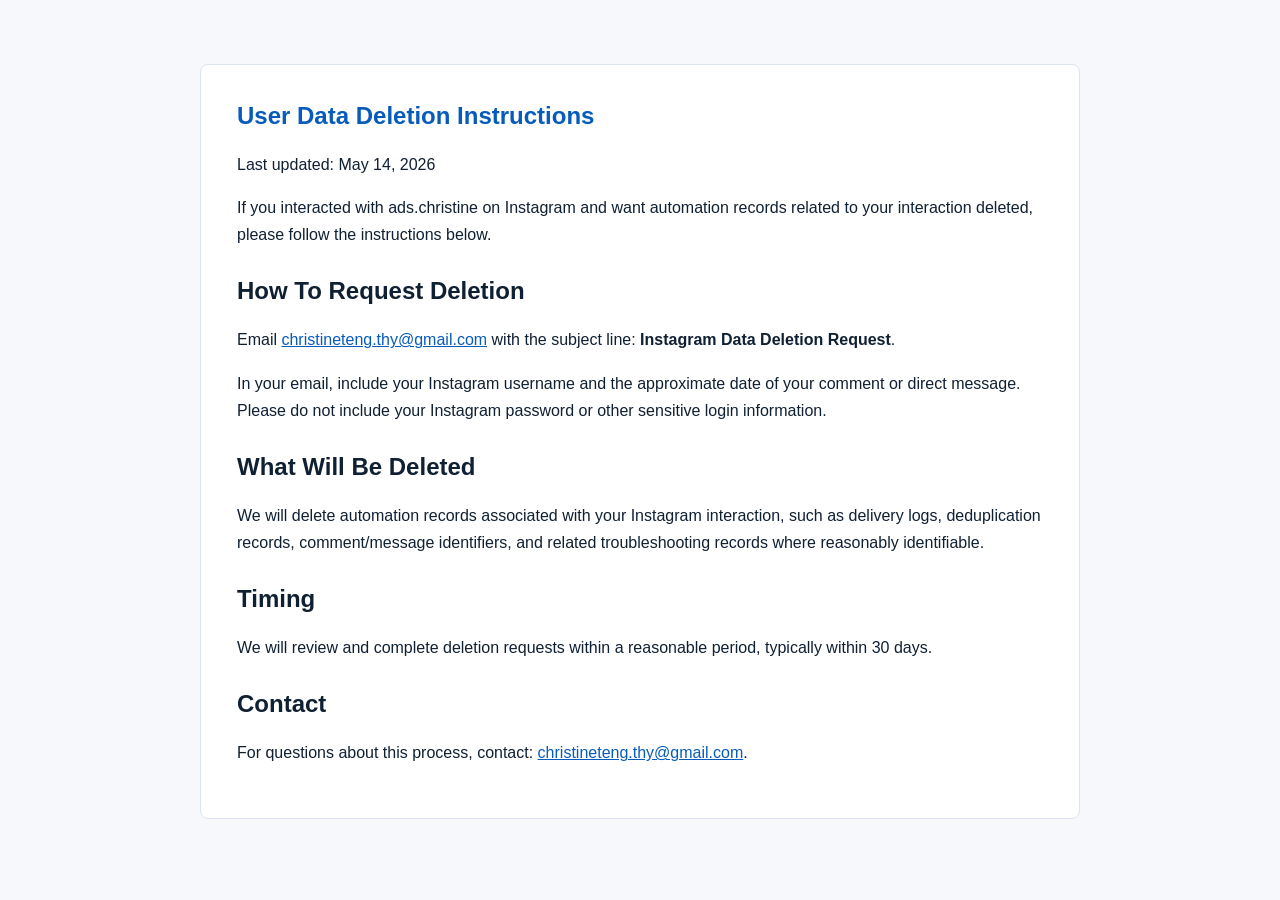
<file: data-deletion.html>
<!DOCTYPE html>
<html lang="zh-Hant">
<head>
  <meta charset="UTF-8">
  <meta name="viewport" content="width=device-width, initial-scale=1.0">
  <title>Data Deletion Instructions | ads.christine Instagram Automation</title>
  <meta name="description" content="Data deletion instructions for ads.christine Instagram automation.">
  <style>
    body {
      margin: 0;
      font-family: -apple-system, BlinkMacSystemFont, "Segoe UI", sans-serif;
      color: #102033;
      background: #f7f8fb;
      line-height: 1.7;
    }
    main {
      width: min(880px, calc(100% - 40px));
      margin: 0 auto;
      padding: 64px 0;
    }
    article {
      background: #fff;
      border: 1px solid #dbe4f0;
      border-radius: 8px;
      padding: 36px;
    }
    h1, h2 { line-height: 1.25; }
    h1 { color: #075bbb; margin-top: 0; }
    h2 { margin-top: 28px; }
    a { color: #075bbb; }
  </style>
</head>
<body>
  <main>
    <article>
      <h1>User Data Deletion Instructions</h1>
      <p>Last updated: May 14, 2026</p>
      <p>If you interacted with ads.christine on Instagram and want automation records related to your interaction deleted, please follow the instructions below.</p>

      <h2>How To Request Deletion</h2>
      <p>Email <a href="mailto:christineteng.thy@gmail.com">christineteng.thy@gmail.com</a> with the subject line: <strong>Instagram Data Deletion Request</strong>.</p>
      <p>In your email, include your Instagram username and the approximate date of your comment or direct message. Please do not include your Instagram password or other sensitive login information.</p>

      <h2>What Will Be Deleted</h2>
      <p>We will delete automation records associated with your Instagram interaction, such as delivery logs, deduplication records, comment/message identifiers, and related troubleshooting records where reasonably identifiable.</p>

      <h2>Timing</h2>
      <p>We will review and complete deletion requests within a reasonable period, typically within 30 days.</p>

      <h2>Contact</h2>
      <p>For questions about this process, contact: <a href="mailto:christineteng.thy@gmail.com">christineteng.thy@gmail.com</a>.</p>
    </article>
  </main>
</body>
</html>
</file>
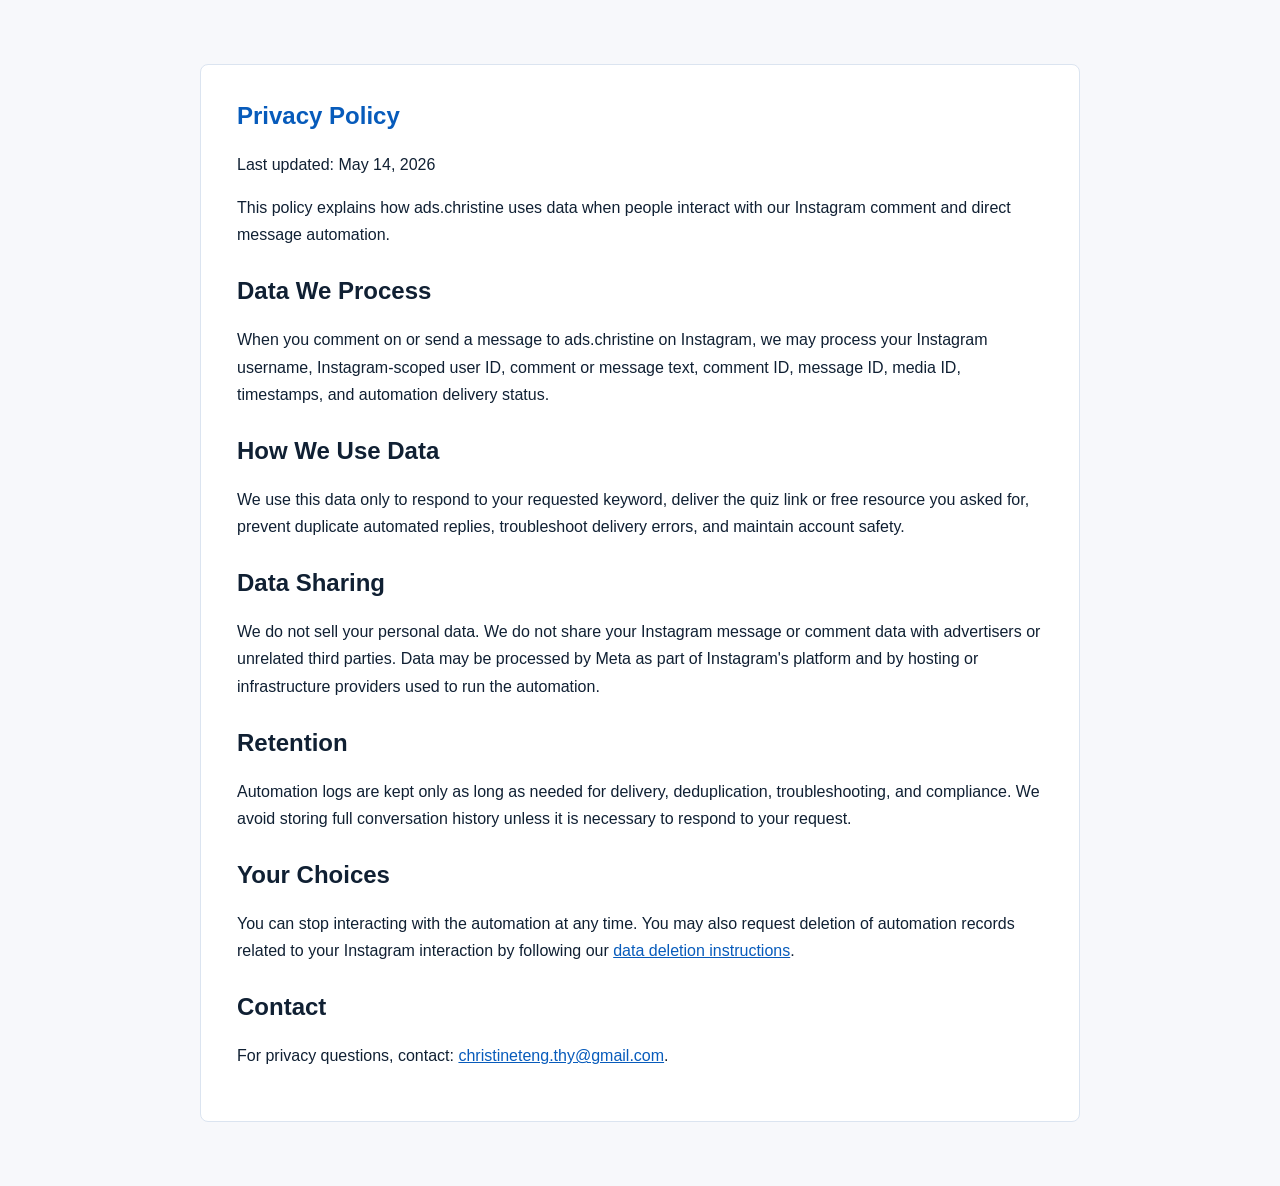
<file: privacy.html>
<!DOCTYPE html>
<html lang="zh-Hant">
<head>
  <meta charset="UTF-8">
  <meta name="viewport" content="width=device-width, initial-scale=1.0">
  <title>Privacy Policy | ads.christine Instagram Automation</title>
  <meta name="description" content="Privacy policy for ads.christine Instagram automation.">
  <style>
    body {
      margin: 0;
      font-family: -apple-system, BlinkMacSystemFont, "Segoe UI", sans-serif;
      color: #102033;
      background: #f7f8fb;
      line-height: 1.7;
    }
    main {
      width: min(880px, calc(100% - 40px));
      margin: 0 auto;
      padding: 64px 0;
    }
    article {
      background: #fff;
      border: 1px solid #dbe4f0;
      border-radius: 8px;
      padding: 36px;
    }
    h1, h2 { line-height: 1.25; }
    h1 { color: #075bbb; margin-top: 0; }
    h2 { margin-top: 28px; }
    a { color: #075bbb; }
  </style>
</head>
<body>
  <main>
    <article>
      <h1>Privacy Policy</h1>
      <p>Last updated: May 14, 2026</p>
      <p>This policy explains how ads.christine uses data when people interact with our Instagram comment and direct message automation.</p>

      <h2>Data We Process</h2>
      <p>When you comment on or send a message to ads.christine on Instagram, we may process your Instagram username, Instagram-scoped user ID, comment or message text, comment ID, message ID, media ID, timestamps, and automation delivery status.</p>

      <h2>How We Use Data</h2>
      <p>We use this data only to respond to your requested keyword, deliver the quiz link or free resource you asked for, prevent duplicate automated replies, troubleshoot delivery errors, and maintain account safety.</p>

      <h2>Data Sharing</h2>
      <p>We do not sell your personal data. We do not share your Instagram message or comment data with advertisers or unrelated third parties. Data may be processed by Meta as part of Instagram's platform and by hosting or infrastructure providers used to run the automation.</p>

      <h2>Retention</h2>
      <p>Automation logs are kept only as long as needed for delivery, deduplication, troubleshooting, and compliance. We avoid storing full conversation history unless it is necessary to respond to your request.</p>

      <h2>Your Choices</h2>
      <p>You can stop interacting with the automation at any time. You may also request deletion of automation records related to your Instagram interaction by following our <a href="/data-deletion.html">data deletion instructions</a>.</p>

      <h2>Contact</h2>
      <p>For privacy questions, contact: <a href="mailto:christineteng.thy@gmail.com">christineteng.thy@gmail.com</a>.</p>
    </article>
  </main>
</body>
</html>
</file>
<file: ad-owner-type-quiz/assets/index-BBHaHmyJ.css>
*,:before,:after{--tw-border-spacing-x: 0;--tw-border-spacing-y: 0;--tw-translate-x: 0;--tw-translate-y: 0;--tw-rotate: 0;--tw-skew-x: 0;--tw-skew-y: 0;--tw-scale-x: 1;--tw-scale-y: 1;--tw-pan-x: ;--tw-pan-y: ;--tw-pinch-zoom: ;--tw-scroll-snap-strictness: proximity;--tw-gradient-from-position: ;--tw-gradient-via-position: ;--tw-gradient-to-position: ;--tw-ordinal: ;--tw-slashed-zero: ;--tw-numeric-figure: ;--tw-numeric-spacing: ;--tw-numeric-fraction: ;--tw-ring-inset: ;--tw-ring-offset-width: 0px;--tw-ring-offset-color: #fff;--tw-ring-color: rgb(59 130 246 / .5);--tw-ring-offset-shadow: 0 0 #0000;--tw-ring-shadow: 0 0 #0000;--tw-shadow: 0 0 #0000;--tw-shadow-colored: 0 0 #0000;--tw-blur: ;--tw-brightness: ;--tw-contrast: ;--tw-grayscale: ;--tw-hue-rotate: ;--tw-invert: ;--tw-saturate: ;--tw-sepia: ;--tw-drop-shadow: ;--tw-backdrop-blur: ;--tw-backdrop-brightness: ;--tw-backdrop-contrast: ;--tw-backdrop-grayscale: ;--tw-backdrop-hue-rotate: ;--tw-backdrop-invert: ;--tw-backdrop-opacity: ;--tw-backdrop-saturate: ;--tw-backdrop-sepia: ;--tw-contain-size: ;--tw-contain-layout: ;--tw-contain-paint: ;--tw-contain-style: }::backdrop{--tw-border-spacing-x: 0;--tw-border-spacing-y: 0;--tw-translate-x: 0;--tw-translate-y: 0;--tw-rotate: 0;--tw-skew-x: 0;--tw-skew-y: 0;--tw-scale-x: 1;--tw-scale-y: 1;--tw-pan-x: ;--tw-pan-y: ;--tw-pinch-zoom: ;--tw-scroll-snap-strictness: proximity;--tw-gradient-from-position: ;--tw-gradient-via-position: ;--tw-gradient-to-position: ;--tw-ordinal: ;--tw-slashed-zero: ;--tw-numeric-figure: ;--tw-numeric-spacing: ;--tw-numeric-fraction: ;--tw-ring-inset: ;--tw-ring-offset-width: 0px;--tw-ring-offset-color: #fff;--tw-ring-color: rgb(59 130 246 / .5);--tw-ring-offset-shadow: 0 0 #0000;--tw-ring-shadow: 0 0 #0000;--tw-shadow: 0 0 #0000;--tw-shadow-colored: 0 0 #0000;--tw-blur: ;--tw-brightness: ;--tw-contrast: ;--tw-grayscale: ;--tw-hue-rotate: ;--tw-invert: ;--tw-saturate: ;--tw-sepia: ;--tw-drop-shadow: ;--tw-backdrop-blur: ;--tw-backdrop-brightness: ;--tw-backdrop-contrast: ;--tw-backdrop-grayscale: ;--tw-backdrop-hue-rotate: ;--tw-backdrop-invert: ;--tw-backdrop-opacity: ;--tw-backdrop-saturate: ;--tw-backdrop-sepia: ;--tw-contain-size: ;--tw-contain-layout: ;--tw-contain-paint: ;--tw-contain-style: }*,:before,:after{box-sizing:border-box;border-width:0;border-style:solid;border-color:#e5e7eb}:before,:after{--tw-content: ""}html,:host{line-height:1.5;-webkit-text-size-adjust:100%;-moz-tab-size:4;-o-tab-size:4;tab-size:4;font-family:Inter,Noto Sans TC,ui-sans-serif,system-ui,-apple-system,BlinkMacSystemFont,Segoe UI,sans-serif;font-feature-settings:normal;font-variation-settings:normal;-webkit-tap-highlight-color:transparent}body{margin:0;line-height:inherit}hr{height:0;color:inherit;border-top-width:1px}abbr:where([title]){-webkit-text-decoration:underline dotted;text-decoration:underline dotted}h1,h2,h3,h4,h5,h6{font-size:inherit;font-weight:inherit}a{color:inherit;text-decoration:inherit}b,strong{font-weight:bolder}code,kbd,samp,pre{font-family:ui-monospace,SFMono-Regular,Menlo,Monaco,Consolas,Liberation Mono,Courier New,monospace;font-feature-settings:normal;font-variation-settings:normal;font-size:1em}small{font-size:80%}sub,sup{font-size:75%;line-height:0;position:relative;vertical-align:baseline}sub{bottom:-.25em}sup{top:-.5em}table{text-indent:0;border-color:inherit;border-collapse:collapse}button,input,optgroup,select,textarea{font-family:inherit;font-feature-settings:inherit;font-variation-settings:inherit;font-size:100%;font-weight:inherit;line-height:inherit;letter-spacing:inherit;color:inherit;margin:0;padding:0}button,select{text-transform:none}button,input:where([type=button]),input:where([type=reset]),input:where([type=submit]){-webkit-appearance:button;background-color:transparent;background-image:none}:-moz-focusring{outline:auto}:-moz-ui-invalid{box-shadow:none}progress{vertical-align:baseline}::-webkit-inner-spin-button,::-webkit-outer-spin-button{height:auto}[type=search]{-webkit-appearance:textfield;outline-offset:-2px}::-webkit-search-decoration{-webkit-appearance:none}::-webkit-file-upload-button{-webkit-appearance:button;font:inherit}summary{display:list-item}blockquote,dl,dd,h1,h2,h3,h4,h5,h6,hr,figure,p,pre{margin:0}fieldset{margin:0;padding:0}legend{padding:0}ol,ul,menu{list-style:none;margin:0;padding:0}dialog{padding:0}textarea{resize:vertical}input::-moz-placeholder,textarea::-moz-placeholder{opacity:1;color:#9ca3af}input::placeholder,textarea::placeholder{opacity:1;color:#9ca3af}button,[role=button]{cursor:pointer}:disabled{cursor:default}img,svg,video,canvas,audio,iframe,embed,object{display:block;vertical-align:middle}img,video{max-width:100%;height:auto}[hidden]:where(:not([hidden=until-found])){display:none}.pointer-events-none{pointer-events:none}.fixed{position:fixed}.absolute{position:absolute}.relative{position:relative}.inset-0{top:0;right:0;bottom:0;left:0}.inset-x-0{left:0;right:0}.inset-x-3{left:.75rem;right:.75rem}.-bottom-2{bottom:-.5rem}.-left-2{left:-.5rem}.bottom-0{bottom:0}.bottom-16{bottom:4rem}.left-1\/2{left:50%}.top-4{top:1rem}.-z-0,.z-0{z-index:0}.z-10{z-index:10}.z-20{z-index:20}.z-30{z-index:30}.z-50{z-index:50}.mx-auto{margin-left:auto;margin-right:auto}.-mt-2{margin-top:-.5rem}.mb-1{margin-bottom:.25rem}.mt-1{margin-top:.25rem}.mt-2{margin-top:.5rem}.mt-3{margin-top:.75rem}.mt-4{margin-top:1rem}.mt-5{margin-top:1.25rem}.mt-6{margin-top:1.5rem}.mt-7{margin-top:1.75rem}.mt-8{margin-top:2rem}.block{display:block}.flex{display:flex}.inline-flex{display:inline-flex}.grid{display:grid}.h-1{height:.25rem}.h-12{height:3rem}.h-14{height:3.5rem}.h-2{height:.5rem}.h-24{height:6rem}.h-28{height:7rem}.h-4{height:1rem}.h-5{height:1.25rem}.h-60{height:15rem}.h-9{height:2.25rem}.h-full{height:100%}.min-h-12{min-height:3rem}.min-h-\[430px\]{min-height:430px}.min-h-\[calc\(100dvh-40px\)\]{min-height:calc(100dvh - 40px)}.min-h-dvh{min-height:100dvh}.w-10{width:2.5rem}.w-12{width:3rem}.w-14{width:3.5rem}.w-4{width:1rem}.w-5{width:1.25rem}.w-8{width:2rem}.w-9{width:2.25rem}.w-\[108\%\]{width:108%}.w-\[calc\(100\%-32px\)\]{width:calc(100% - 32px)}.w-full{width:100%}.min-w-0{min-width:0px}.max-w-2xl{max-width:42rem}.max-w-4xl{max-width:56rem}.max-w-6xl{max-width:72rem}.max-w-\[230px\]{max-width:230px}.max-w-none{max-width:none}.max-w-sm{max-width:24rem}.max-w-xl{max-width:36rem}.flex-1{flex:1 1 0%}.shrink-0{flex-shrink:0}.-translate-x-1{--tw-translate-x: -.25rem;transform:translate(var(--tw-translate-x),var(--tw-translate-y)) rotate(var(--tw-rotate)) skew(var(--tw-skew-x)) skewY(var(--tw-skew-y)) scaleX(var(--tw-scale-x)) scaleY(var(--tw-scale-y))}.-translate-x-1\/2{--tw-translate-x: -50%;transform:translate(var(--tw-translate-x),var(--tw-translate-y)) rotate(var(--tw-rotate)) skew(var(--tw-skew-x)) skewY(var(--tw-skew-y)) scaleX(var(--tw-scale-x)) scaleY(var(--tw-scale-y))}.translate-x-1{--tw-translate-x: .25rem;transform:translate(var(--tw-translate-x),var(--tw-translate-y)) rotate(var(--tw-rotate)) skew(var(--tw-skew-x)) skewY(var(--tw-skew-y)) scaleX(var(--tw-scale-x)) scaleY(var(--tw-scale-y))}.scale-\[1\.12\]{--tw-scale-x: 1.12;--tw-scale-y: 1.12;transform:translate(var(--tw-translate-x),var(--tw-translate-y)) rotate(var(--tw-rotate)) skew(var(--tw-skew-x)) skewY(var(--tw-skew-y)) scaleX(var(--tw-scale-x)) scaleY(var(--tw-scale-y))}.scale-\[1\.1\]{--tw-scale-x: 1.1;--tw-scale-y: 1.1;transform:translate(var(--tw-translate-x),var(--tw-translate-y)) rotate(var(--tw-rotate)) skew(var(--tw-skew-x)) skewY(var(--tw-skew-y)) scaleX(var(--tw-scale-x)) scaleY(var(--tw-scale-y))}.grid-cols-4{grid-template-columns:repeat(4,minmax(0,1fr))}.flex-col{flex-direction:column}.place-items-center{place-items:center}.items-start{align-items:flex-start}.items-center{align-items:center}.justify-end{justify-content:flex-end}.justify-center{justify-content:center}.justify-between{justify-content:space-between}.gap-1{gap:.25rem}.gap-2{gap:.5rem}.gap-3{gap:.75rem}.gap-5{gap:1.25rem}.gap-6{gap:1.5rem}.overflow-hidden{overflow:hidden}.truncate{overflow:hidden;text-overflow:ellipsis;white-space:nowrap}.rounded-2xl{border-radius:1rem}.rounded-\[20px\]{border-radius:20px}.rounded-\[22px\]{border-radius:22px}.rounded-\[24px\]{border-radius:24px}.rounded-\[26px\]{border-radius:26px}.rounded-\[28px\]{border-radius:28px}.rounded-\[30px\]{border-radius:30px}.rounded-full{border-radius:9999px}.border{border-width:1px}.border-blue-100{--tw-border-opacity: 1;border-color:rgb(219 234 254 / var(--tw-border-opacity, 1))}.border-blue-200{--tw-border-opacity: 1;border-color:rgb(191 219 254 / var(--tw-border-opacity, 1))}.border-emerald-200{--tw-border-opacity: 1;border-color:rgb(167 243 208 / var(--tw-border-opacity, 1))}.border-orange-200{--tw-border-opacity: 1;border-color:rgb(254 215 170 / var(--tw-border-opacity, 1))}.border-slate-100{--tw-border-opacity: 1;border-color:rgb(241 245 249 / var(--tw-border-opacity, 1))}.border-slate-200{--tw-border-opacity: 1;border-color:rgb(226 232 240 / var(--tw-border-opacity, 1))}.border-violet-200{--tw-border-opacity: 1;border-color:rgb(221 214 254 / var(--tw-border-opacity, 1))}.bg-\[\#eff6ff\]{--tw-bg-opacity: 1;background-color:rgb(239 246 255 / var(--tw-bg-opacity, 1))}.bg-blue-200\/35{background-color:#bfdbfe59}.bg-blue-50{--tw-bg-opacity: 1;background-color:rgb(239 246 255 / var(--tw-bg-opacity, 1))}.bg-blue-600{--tw-bg-opacity: 1;background-color:rgb(37 99 235 / var(--tw-bg-opacity, 1))}.bg-emerald-50{--tw-bg-opacity: 1;background-color:rgb(236 253 245 / var(--tw-bg-opacity, 1))}.bg-emerald-500{--tw-bg-opacity: 1;background-color:rgb(16 185 129 / var(--tw-bg-opacity, 1))}.bg-emerald-600{--tw-bg-opacity: 1;background-color:rgb(5 150 105 / var(--tw-bg-opacity, 1))}.bg-orange-50{--tw-bg-opacity: 1;background-color:rgb(255 247 237 / var(--tw-bg-opacity, 1))}.bg-orange-500{--tw-bg-opacity: 1;background-color:rgb(249 115 22 / var(--tw-bg-opacity, 1))}.bg-slate-100{--tw-bg-opacity: 1;background-color:rgb(241 245 249 / var(--tw-bg-opacity, 1))}.bg-slate-50{--tw-bg-opacity: 1;background-color:rgb(248 250 252 / var(--tw-bg-opacity, 1))}.bg-slate-950{--tw-bg-opacity: 1;background-color:rgb(2 6 23 / var(--tw-bg-opacity, 1))}.bg-violet-50{--tw-bg-opacity: 1;background-color:rgb(245 243 255 / var(--tw-bg-opacity, 1))}.bg-violet-600{--tw-bg-opacity: 1;background-color:rgb(124 58 237 / var(--tw-bg-opacity, 1))}.bg-white{--tw-bg-opacity: 1;background-color:rgb(255 255 255 / var(--tw-bg-opacity, 1))}.bg-white\/70{background-color:#ffffffb3}.bg-white\/85{background-color:#ffffffd9}.bg-\[linear-gradient\(rgba\(37\,99\,235\,0\.08\)_1px\,transparent_1px\)\,linear-gradient\(90deg\,rgba\(37\,99\,235\,0\.08\)_1px\,transparent_1px\)\]{background-image:linear-gradient(rgba(37,99,235,.08) 1px,transparent 1px),linear-gradient(90deg,rgba(37,99,235,.08) 1px,transparent 1px)}.bg-gradient-to-b{background-image:linear-gradient(to bottom,var(--tw-gradient-stops))}.bg-gradient-to-t{background-image:linear-gradient(to top,var(--tw-gradient-stops))}.from-blue-50{--tw-gradient-from: #eff6ff var(--tw-gradient-from-position);--tw-gradient-to: rgb(239 246 255 / 0) var(--tw-gradient-to-position);--tw-gradient-stops: var(--tw-gradient-from), var(--tw-gradient-to)}.from-white{--tw-gradient-from: #fff var(--tw-gradient-from-position);--tw-gradient-to: rgb(255 255 255 / 0) var(--tw-gradient-to-position);--tw-gradient-stops: var(--tw-gradient-from), var(--tw-gradient-to)}.via-blue-50\/80{--tw-gradient-to: rgb(239 246 255 / 0) var(--tw-gradient-to-position);--tw-gradient-stops: var(--tw-gradient-from), rgb(239 246 255 / .8) var(--tw-gradient-via-position), var(--tw-gradient-to)}.to-blue-50{--tw-gradient-to: #eff6ff var(--tw-gradient-to-position)}.to-transparent{--tw-gradient-to: transparent var(--tw-gradient-to-position)}.bg-\[size\:28px_28px\]{background-size:28px 28px}.object-contain{-o-object-fit:contain;object-fit:contain}.object-bottom{-o-object-position:bottom;object-position:bottom}.p-4{padding:1rem}.p-5{padding:1.25rem}.px-1{padding-left:.25rem;padding-right:.25rem}.px-3{padding-left:.75rem;padding-right:.75rem}.px-4{padding-left:1rem;padding-right:1rem}.px-5{padding-left:1.25rem;padding-right:1.25rem}.py-1\.5{padding-top:.375rem;padding-bottom:.375rem}.py-3{padding-top:.75rem;padding-bottom:.75rem}.py-4{padding-top:1rem;padding-bottom:1rem}.py-5{padding-top:1.25rem;padding-bottom:1.25rem}.pb-2{padding-bottom:.5rem}.pt-1{padding-top:.25rem}.text-left{text-align:left}.text-center{text-align:center}.text-2xl{font-size:1.5rem;line-height:2rem}.text-4xl{font-size:2.25rem;line-height:2.5rem}.text-\[15px\]{font-size:15px}.text-\[3\.35rem\]{font-size:3.35rem}.text-base{font-size:1rem;line-height:1.5rem}.text-lg{font-size:1.125rem;line-height:1.75rem}.text-sm{font-size:.875rem;line-height:1.25rem}.text-xl{font-size:1.25rem;line-height:1.75rem}.text-xs{font-size:.75rem;line-height:1rem}.font-black{font-weight:900}.font-bold{font-weight:700}.font-semibold{font-weight:600}.uppercase{text-transform:uppercase}.leading-7{line-height:1.75rem}.leading-8{line-height:2rem}.leading-\[0\.95\]{line-height:.95}.leading-none{line-height:1}.leading-tight{line-height:1.25}.tracking-\[0\.18em\]{letter-spacing:.18em}.tracking-normal{letter-spacing:0em}.text-blue-200{--tw-text-opacity: 1;color:rgb(191 219 254 / var(--tw-text-opacity, 1))}.text-blue-700{--tw-text-opacity: 1;color:rgb(29 78 216 / var(--tw-text-opacity, 1))}.text-emerald-700{--tw-text-opacity: 1;color:rgb(4 120 87 / var(--tw-text-opacity, 1))}.text-orange-700{--tw-text-opacity: 1;color:rgb(194 65 12 / var(--tw-text-opacity, 1))}.text-slate-400{--tw-text-opacity: 1;color:rgb(148 163 184 / var(--tw-text-opacity, 1))}.text-slate-500{--tw-text-opacity: 1;color:rgb(100 116 139 / var(--tw-text-opacity, 1))}.text-slate-600{--tw-text-opacity: 1;color:rgb(71 85 105 / var(--tw-text-opacity, 1))}.text-slate-700{--tw-text-opacity: 1;color:rgb(51 65 85 / var(--tw-text-opacity, 1))}.text-slate-950{--tw-text-opacity: 1;color:rgb(2 6 23 / var(--tw-text-opacity, 1))}.text-violet-700{--tw-text-opacity: 1;color:rgb(109 40 217 / var(--tw-text-opacity, 1))}.text-white{--tw-text-opacity: 1;color:rgb(255 255 255 / var(--tw-text-opacity, 1))}.shadow-card{--tw-shadow: 0 18px 45px rgba(37, 99, 235, .12);--tw-shadow-colored: 0 18px 45px var(--tw-shadow-color);box-shadow:var(--tw-ring-offset-shadow, 0 0 #0000),var(--tw-ring-shadow, 0 0 #0000),var(--tw-shadow)}.shadow-sm{--tw-shadow: 0 1px 2px 0 rgb(0 0 0 / .05);--tw-shadow-colored: 0 1px 2px 0 var(--tw-shadow-color);box-shadow:var(--tw-ring-offset-shadow, 0 0 #0000),var(--tw-ring-shadow, 0 0 #0000),var(--tw-shadow)}.shadow-soft{--tw-shadow: 0 24px 70px rgba(15, 23, 42, .12);--tw-shadow-colored: 0 24px 70px var(--tw-shadow-color);box-shadow:var(--tw-ring-offset-shadow, 0 0 #0000),var(--tw-ring-shadow, 0 0 #0000),var(--tw-shadow)}.ring{--tw-ring-offset-shadow: var(--tw-ring-inset) 0 0 0 var(--tw-ring-offset-width) var(--tw-ring-offset-color);--tw-ring-shadow: var(--tw-ring-inset) 0 0 0 calc(3px + var(--tw-ring-offset-width)) var(--tw-ring-color);box-shadow:var(--tw-ring-offset-shadow),var(--tw-ring-shadow),var(--tw-shadow, 0 0 #0000)}.ring-4{--tw-ring-offset-shadow: var(--tw-ring-inset) 0 0 0 var(--tw-ring-offset-width) var(--tw-ring-offset-color);--tw-ring-shadow: var(--tw-ring-inset) 0 0 0 calc(4px + var(--tw-ring-offset-width)) var(--tw-ring-color);box-shadow:var(--tw-ring-offset-shadow),var(--tw-ring-shadow),var(--tw-shadow, 0 0 #0000)}.ring-8{--tw-ring-offset-shadow: var(--tw-ring-inset) 0 0 0 var(--tw-ring-offset-width) var(--tw-ring-offset-color);--tw-ring-shadow: var(--tw-ring-inset) 0 0 0 calc(8px + var(--tw-ring-offset-width)) var(--tw-ring-color);box-shadow:var(--tw-ring-offset-shadow),var(--tw-ring-shadow),var(--tw-shadow, 0 0 #0000)}.ring-blue-200{--tw-ring-opacity: 1;--tw-ring-color: rgb(191 219 254 / var(--tw-ring-opacity, 1))}.ring-emerald-200{--tw-ring-opacity: 1;--tw-ring-color: rgb(167 243 208 / var(--tw-ring-opacity, 1))}.ring-orange-200{--tw-ring-opacity: 1;--tw-ring-color: rgb(254 215 170 / var(--tw-ring-opacity, 1))}.ring-violet-200{--tw-ring-opacity: 1;--tw-ring-color: rgb(221 214 254 / var(--tw-ring-opacity, 1))}.blur-3xl{--tw-blur: blur(64px);filter:var(--tw-blur) var(--tw-brightness) var(--tw-contrast) var(--tw-grayscale) var(--tw-hue-rotate) var(--tw-invert) var(--tw-saturate) var(--tw-sepia) var(--tw-drop-shadow)}.filter{filter:var(--tw-blur) var(--tw-brightness) var(--tw-contrast) var(--tw-grayscale) var(--tw-hue-rotate) var(--tw-invert) var(--tw-saturate) var(--tw-sepia) var(--tw-drop-shadow)}.transition{transition-property:color,background-color,border-color,text-decoration-color,fill,stroke,opacity,box-shadow,transform,filter,backdrop-filter;transition-timing-function:cubic-bezier(.4,0,.2,1);transition-duration:.15s}.transition-all{transition-property:all;transition-timing-function:cubic-bezier(.4,0,.2,1);transition-duration:.15s}.transition-transform{transition-property:transform;transition-timing-function:cubic-bezier(.4,0,.2,1);transition-duration:.15s}.duration-500{transition-duration:.5s}:root{color:#0f172a;background:#eff6ff;font-synthesis:none;text-rendering:optimizeLegibility;-webkit-font-smoothing:antialiased;-moz-osx-font-smoothing:grayscale}body{min-width:320px;min-height:100vh;margin:0}button{font:inherit}::-moz-selection{color:#fff;background:#2563eb}::selection{color:#fff;background:#2563eb}.hover\:border-blue-200:hover{--tw-border-opacity: 1;border-color:rgb(191 219 254 / var(--tw-border-opacity, 1))}.hover\:bg-blue-50:hover{--tw-bg-opacity: 1;background-color:rgb(239 246 255 / var(--tw-bg-opacity, 1))}.hover\:bg-blue-50\/60:hover{background-color:#eff6ff99}.hover\:bg-blue-700:hover{--tw-bg-opacity: 1;background-color:rgb(29 78 216 / var(--tw-bg-opacity, 1))}.hover\:bg-emerald-700:hover{--tw-bg-opacity: 1;background-color:rgb(4 120 87 / var(--tw-bg-opacity, 1))}.hover\:bg-orange-600:hover{--tw-bg-opacity: 1;background-color:rgb(234 88 12 / var(--tw-bg-opacity, 1))}.hover\:bg-slate-100:hover{--tw-bg-opacity: 1;background-color:rgb(241 245 249 / var(--tw-bg-opacity, 1))}.hover\:bg-slate-50:hover{--tw-bg-opacity: 1;background-color:rgb(248 250 252 / var(--tw-bg-opacity, 1))}.hover\:bg-violet-700:hover{--tw-bg-opacity: 1;background-color:rgb(109 40 217 / var(--tw-bg-opacity, 1))}.focus\:outline-none:focus{outline:2px solid transparent;outline-offset:2px}.focus-visible\:ring-4:focus-visible{--tw-ring-offset-shadow: var(--tw-ring-inset) 0 0 0 var(--tw-ring-offset-width) var(--tw-ring-offset-color);--tw-ring-shadow: var(--tw-ring-inset) 0 0 0 calc(4px + var(--tw-ring-offset-width)) var(--tw-ring-color);box-shadow:var(--tw-ring-offset-shadow),var(--tw-ring-shadow),var(--tw-shadow, 0 0 #0000)}.focus-visible\:ring-blue-100:focus-visible{--tw-ring-opacity: 1;--tw-ring-color: rgb(219 234 254 / var(--tw-ring-opacity, 1))}.focus-visible\:ring-blue-200:focus-visible{--tw-ring-opacity: 1;--tw-ring-color: rgb(191 219 254 / var(--tw-ring-opacity, 1))}.focus-visible\:ring-blue-300:focus-visible{--tw-ring-opacity: 1;--tw-ring-color: rgb(147 197 253 / var(--tw-ring-opacity, 1))}.focus-visible\:ring-emerald-300:focus-visible{--tw-ring-opacity: 1;--tw-ring-color: rgb(110 231 183 / var(--tw-ring-opacity, 1))}.focus-visible\:ring-orange-200:focus-visible{--tw-ring-opacity: 1;--tw-ring-color: rgb(254 215 170 / var(--tw-ring-opacity, 1))}.focus-visible\:ring-slate-100:focus-visible{--tw-ring-opacity: 1;--tw-ring-color: rgb(241 245 249 / var(--tw-ring-opacity, 1))}.focus-visible\:ring-violet-300:focus-visible{--tw-ring-opacity: 1;--tw-ring-color: rgb(196 181 253 / var(--tw-ring-opacity, 1))}.disabled\:cursor-not-allowed:disabled{cursor:not-allowed}.disabled\:bg-slate-300:disabled{--tw-bg-opacity: 1;background-color:rgb(203 213 225 / var(--tw-bg-opacity, 1))}.disabled\:opacity-40:disabled{opacity:.4}.disabled\:shadow-none:disabled{--tw-shadow: 0 0 #0000;--tw-shadow-colored: 0 0 #0000;box-shadow:var(--tw-ring-offset-shadow, 0 0 #0000),var(--tw-ring-shadow, 0 0 #0000),var(--tw-shadow)}.group:hover .group-hover\:bg-blue-600{--tw-bg-opacity: 1;background-color:rgb(37 99 235 / var(--tw-bg-opacity, 1))}.group:hover .group-hover\:text-white{--tw-text-opacity: 1;color:rgb(255 255 255 / var(--tw-text-opacity, 1))}@media(min-width:640px){.sm\:mx-0{margin-left:0;margin-right:0}.sm\:-mt-1{margin-top:-.25rem}.sm\:min-h-\[460px\]{min-height:460px}.sm\:w-56{width:14rem}.sm\:w-\[104\%\]{width:104%}.sm\:w-auto{width:auto}.sm\:min-w-48{min-width:12rem}.sm\:max-w-\[62\%\]{max-width:62%}.sm\:grid-cols-2{grid-template-columns:repeat(2,minmax(0,1fr))}.sm\:grid-cols-\[1fr_1fr_auto\]{grid-template-columns:1fr 1fr auto}.sm\:flex-row{flex-direction:row}.sm\:items-center{align-items:center}.sm\:justify-between{justify-content:space-between}.sm\:p-5{padding:1.25rem}.sm\:p-6{padding:1.5rem}.sm\:p-7{padding:1.75rem}.sm\:p-8{padding:2rem}.sm\:px-2{padding-left:.5rem;padding-right:.5rem}.sm\:px-6{padding-left:1.5rem;padding-right:1.5rem}.sm\:py-6{padding-top:1.5rem;padding-bottom:1.5rem}.sm\:pb-3{padding-bottom:.75rem}.sm\:pt-1{padding-top:.25rem}.sm\:text-3xl{font-size:1.875rem;line-height:2.25rem}.sm\:text-6xl{font-size:3.75rem;line-height:1}.sm\:text-lg{font-size:1.125rem;line-height:1.75rem}.sm\:text-sm{font-size:.875rem;line-height:1.25rem}}@media(min-width:1024px){.lg\:min-h-\[500px\]{min-height:500px}.lg\:w-\[110\%\]{width:110%}.lg\:grid-cols-\[0\.95fr_1\.05fr\]{grid-template-columns:.95fr 1.05fr}.lg\:p-10{padding:2.5rem}.lg\:p-8{padding:2rem}.lg\:px-8{padding-left:2rem;padding-right:2rem}.lg\:text-4xl{font-size:2.25rem;line-height:2.5rem}.lg\:text-7xl{font-size:4.5rem;line-height:1}}
</file>
